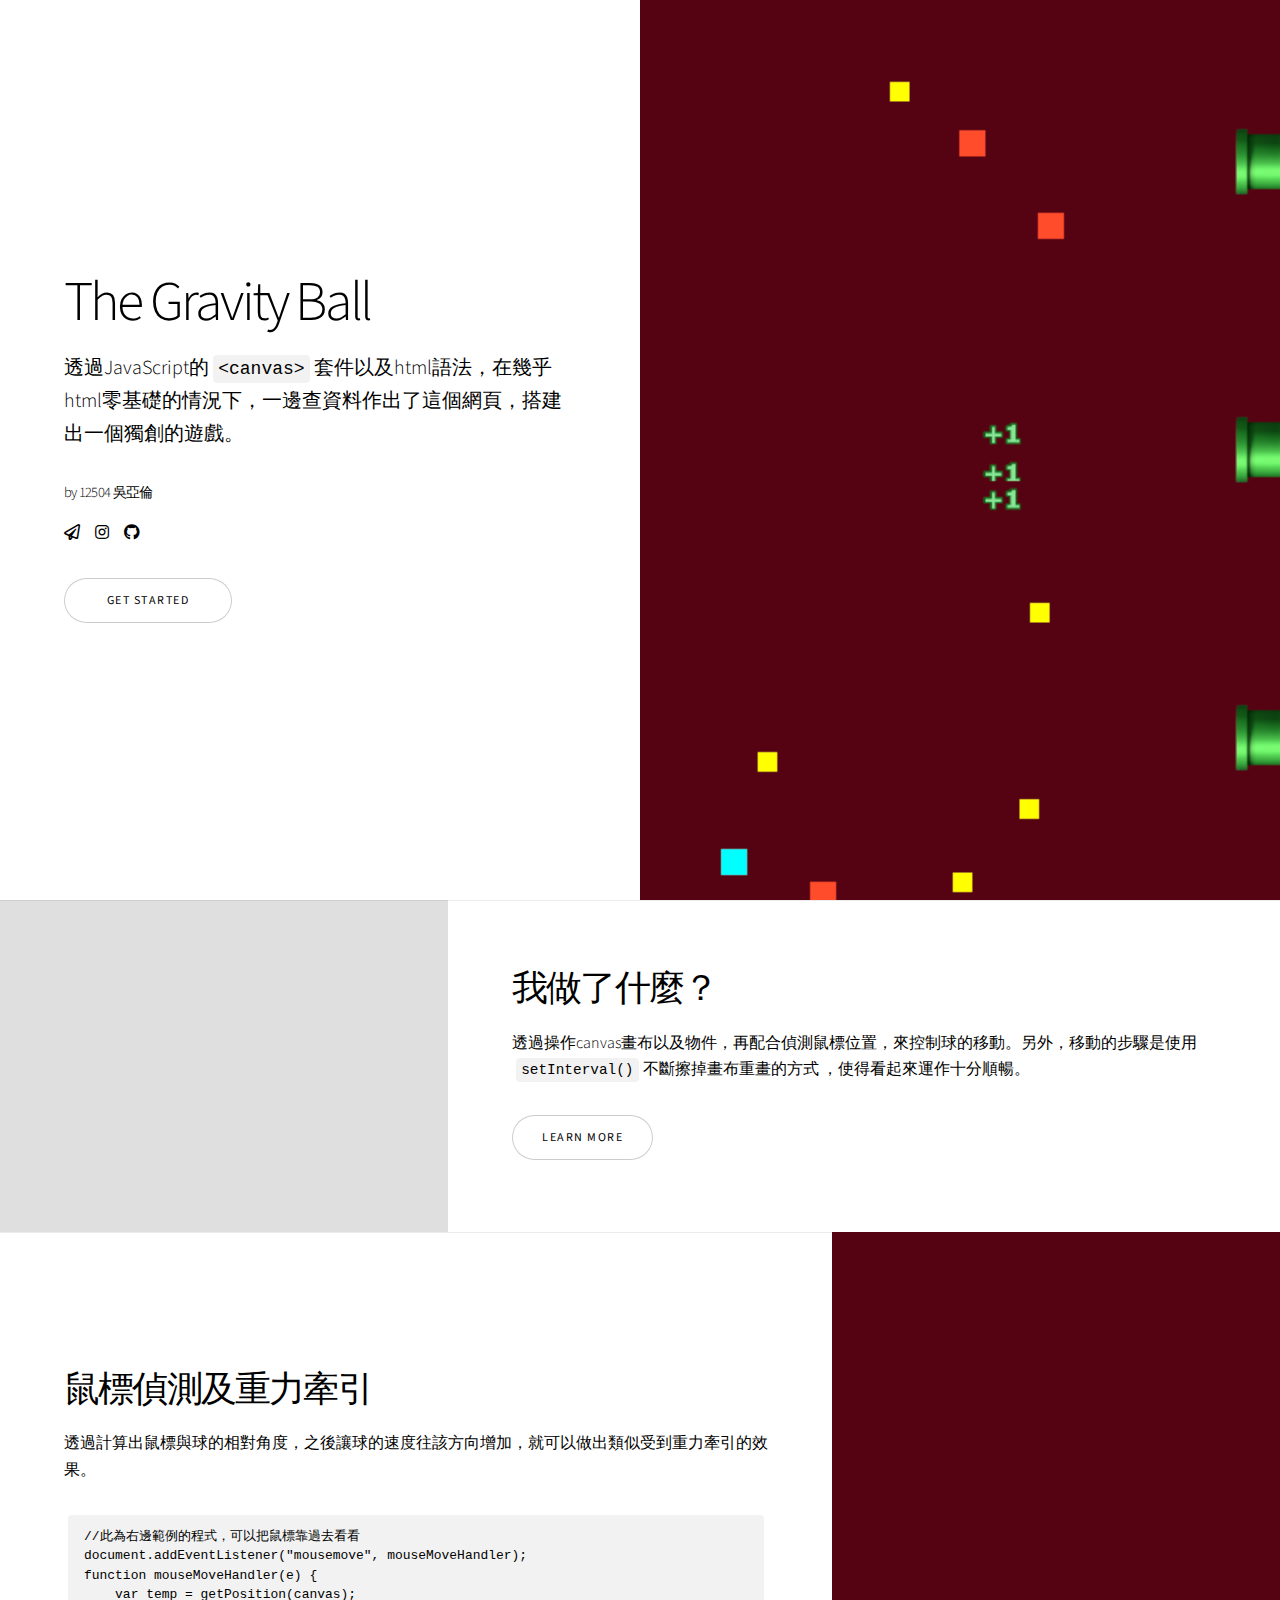
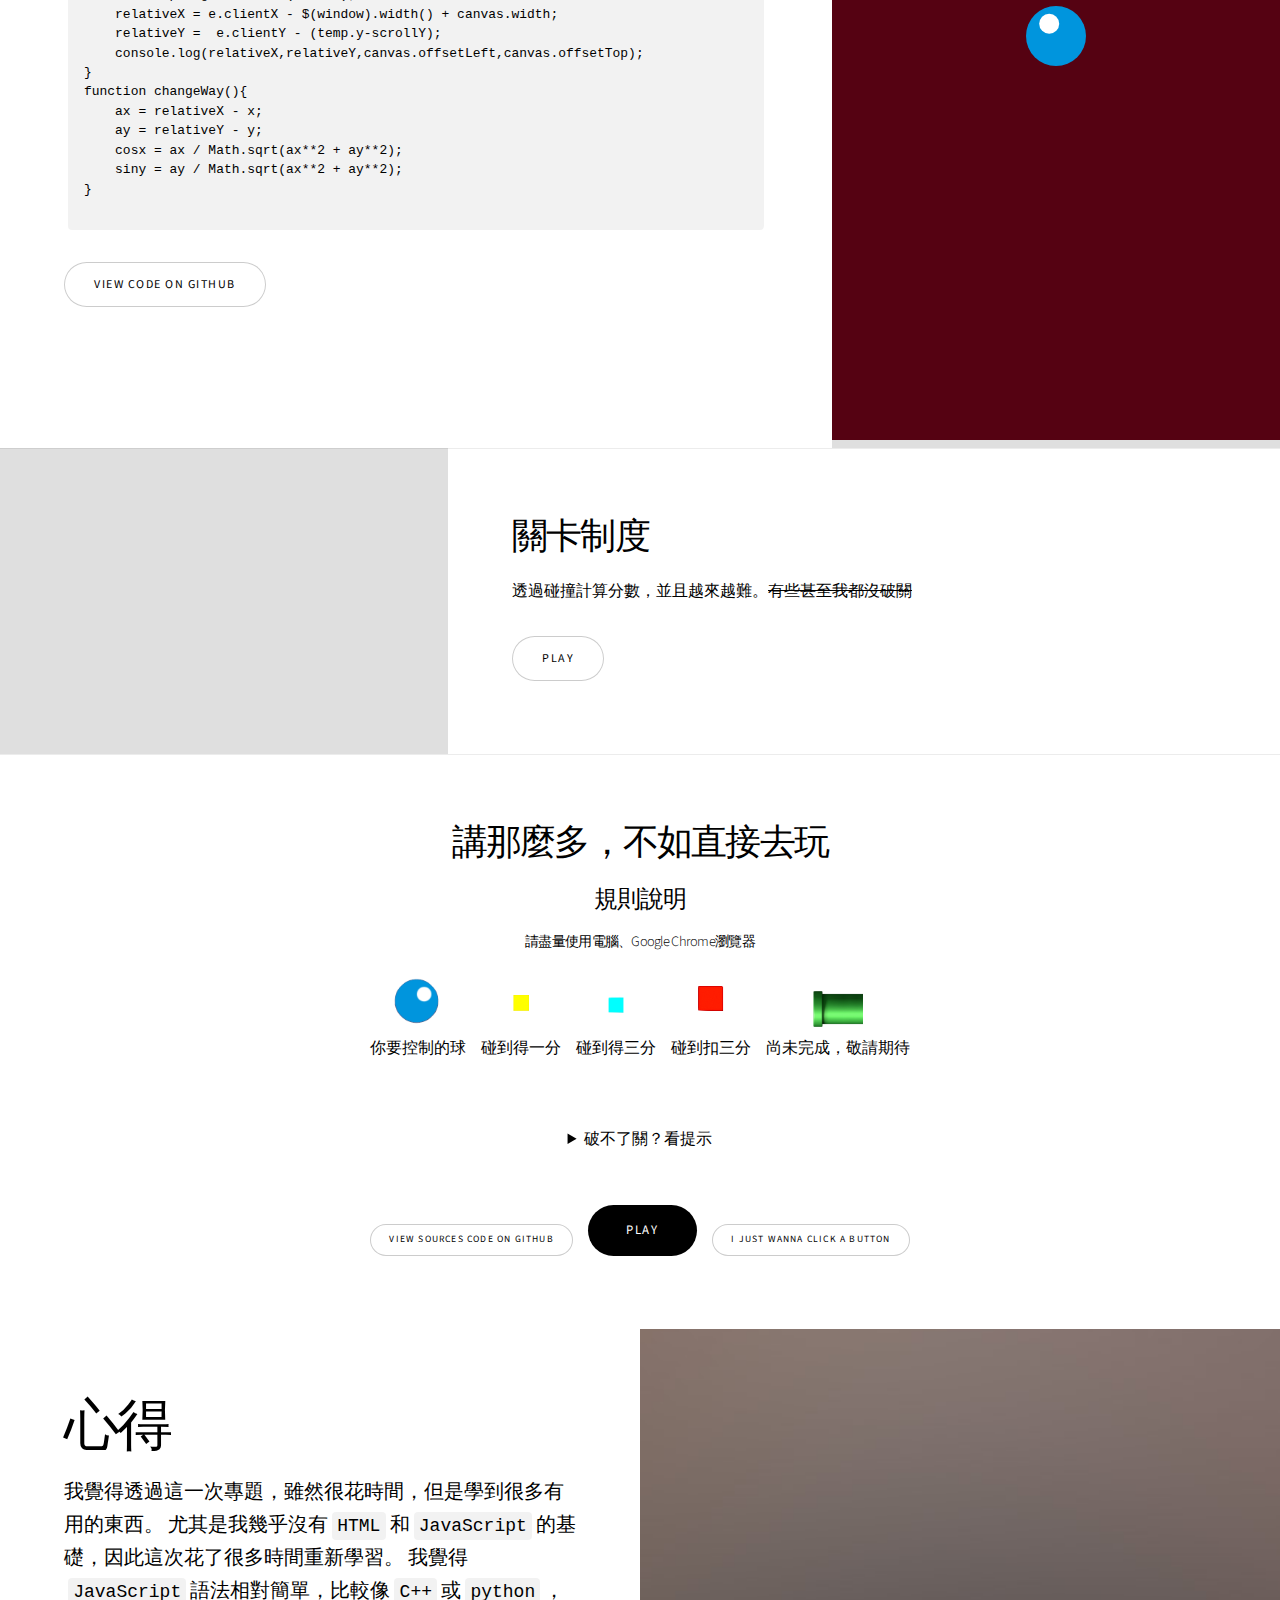
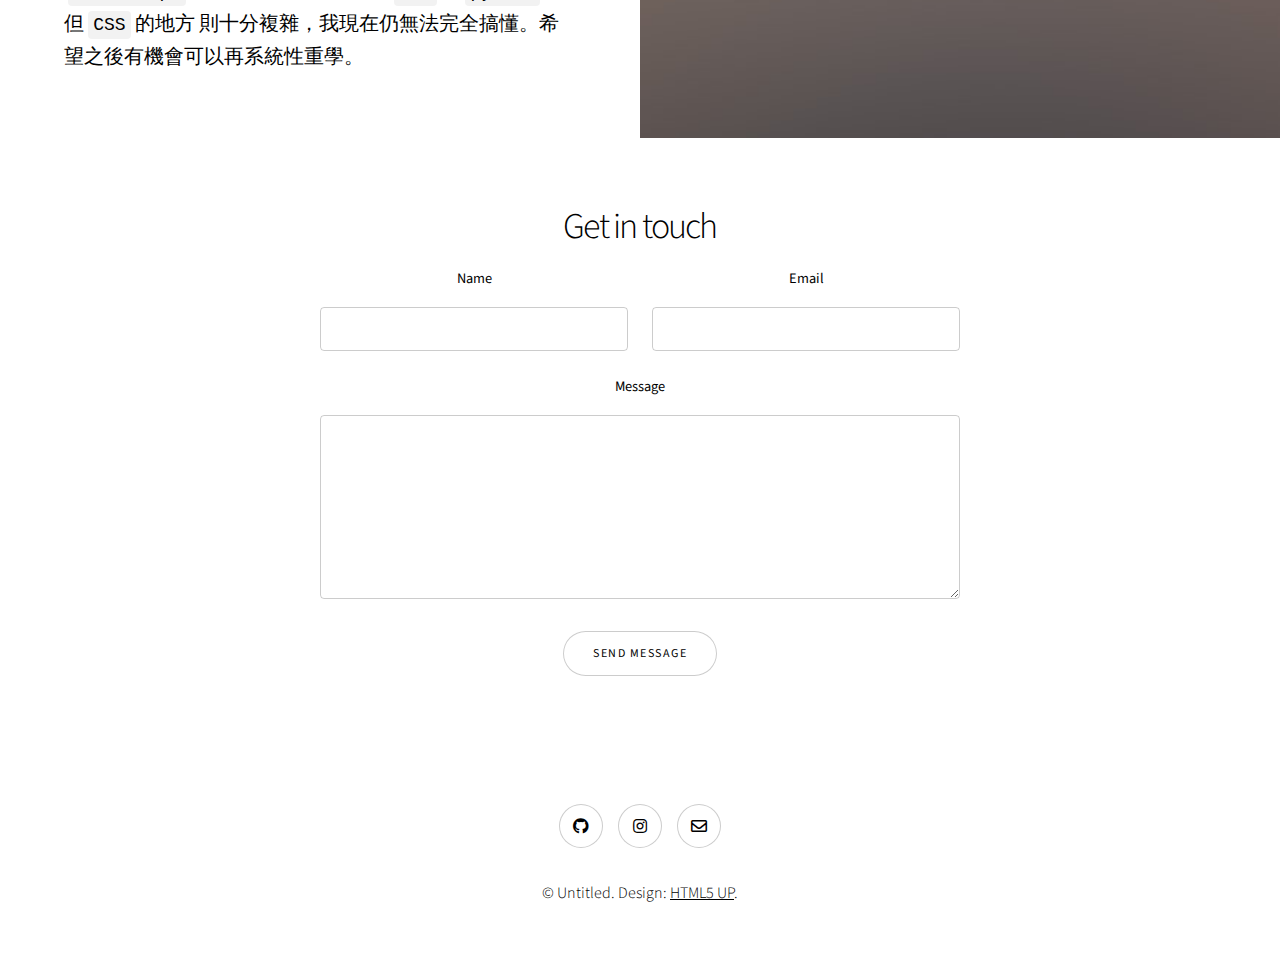
<file: index.html>
<!DOCTYPE HTML>
<!--
	Story by HTML5 UP
	html5up.net | @ajlkn
	Free for personal and commercial use under the CCA 3.0 license (html5up.net/license)
-->
<html>
	<head>
		<title>我的期末專題</title>
		<meta property="og:image" content="gameview.png" />
		<meta charset="utf-8" />
		<meta name="viewport" content="width=device-width, initial-scale=1, user-scalable=no" />
		<link rel="stylesheet" href="assets/css/main.css" />
		<noscript><link rel="stylesheet" href="assets/css/noscript.css" /></noscript>
	</head>
	<body class="is-preload">

		<!-- Wrapper -->
			<div id="wrapper" class="divided">

				<!-- One -->
					<section class="banner style1 orient-left content-align-left image-position-right fullscreen onload-image-fade-in onload-content-fade-right">
						<div class="content">
							<h1>The Gravity Ball</h1>
							<p class="major"> 透過JavaScript的<code>&ltcanvas></code>套件以及html語法，在幾乎html零基礎的情況下，一邊查資料作出了這個網頁，搭建出一個獨創的遊戲。</p>
							<h5>by 12504 吳亞倫</h5>
							<ul class="icons">
								<li><a href="mailto:ck1100090@gl.ck.tp.edu.tw" class="icon fa-paper-plane"><span class="label">Facebook</span></a></li>
								<li><a href="https://www.youtube.com/watch?v=dQw4w9WgXcQ" class="icon brands style1 fa-instagram"><span class="label">Instagram</span></a></li>
								<li><a href="https://github.com/AaronWu-train/The-Gravity-Ball" class="icon brands style1 fa-github"><span class="label">Github</span></a></li>
							</ul>
							<ul class="actions stacked">
								<li><a href="#first" class="button big wide smooth-scroll-middle">Get Started</a></li>
							</ul>
						</div>
						<div class="image">
							<img src="images/gameview2.png" alt="" />
						</div>
					</section>

				<!-- Two -->
					<section class="spotlight style1 orient-right content-align-left image-position-center onscroll-image-fade-in" id="first">
						<div class="content">
							<h2>我做了什麼？</h2>
							<p>透過操作canvas畫布以及物件，再配合偵測鼠標位置，來控制球的移動。另外，移動的步驟是使用<code>setInterval()</code>不斷擦掉畫布重畫的方式
								，使得看起來運作十分順暢。
							</p>
							<ul class="actions stacked">
								<li><a href="https://developer.mozilla.org/zh-TW/docs/Games/Tutorials/2D_Breakout_game_pure_JavaScript/Move_the_ball" class="button">Learn More</a></li>
							</ul>
						</div>
						<div class="image">
							<img src="images/code.png" alt="" />
						</div>
					</section>

				<!-- Three -->
					<section class="spotlight style1 orient-left content-align-left image-position-center onscroll-image-fade-in">
						<div class="content">
							<h2>鼠標偵測及重力牽引</h2>
							<p>透過計算出鼠標與球的相對角度，之後讓球的速度往該方向增加，就可以做出類似受到重力牽引的效果。</p>
							<pre><code>//此為右邊範例的程式，可以把鼠標靠過去看看
document.addEventListener("mousemove", mouseMoveHandler);
function mouseMoveHandler(e) {
    var temp = getPosition(canvas);
    relativeX = e.clientX - $(window).width() + canvas.width; 
    relativeY =  e.clientY - (temp.y-scrollY);
    console.log(relativeX,relativeY,canvas.offsetLeft,canvas.offsetTop);
}
function changeWay(){
    ax = relativeX - x;
    ay = relativeY - y;
    cosx = ax / Math.sqrt(ax**2 + ay**2);
    siny = ay / Math.sqrt(ax**2 + ay**2);
}
							</code></pre>
							<ul class="actions stacked">
								<li><a href="https://github.com/AaronWu-train/The-Gravity-Ball/blob/main/game.js" class="button">View Code On Github</a></li>
							</ul>
						</div>
						<div id="demoimg" class="image">
							<canvas id="canvas" style="background-color: #550212;" width="500" height="800"></canvas>
						</div>
					</section>

				<!-- Four -->
					<section class="spotlight style1 orient-right content-align-left image-position-center onscroll-image-fade-in">
						<div class="content">
							<h2>關卡制度</h2>
							<p> 透過碰撞計算分數，並且越來越難。<s>有些甚至我都沒破關</s></p>
							<ul class="actions stacked">
								<li><a href="game.html" class="button">play</a></li>
							</ul>
						</div>
						<div class="image">
							<img src="images/gameview3.png" alt="" />
						</div>
					</section>

				<!-- Five -->
					<section class="wrapper style1 align-center" id="five">
						<div class="inner">
							<h2>講那麼多，不如直接去玩</h2>
							<h3>規則說明</h3>
							<h5>請盡量使用電腦、Google Chrome瀏覽器</h5>
							<ul class="icons">
								<li><img src="images/ball.png" width="50" alt="" />
									<p>你要控制的球</p></li>
								<li><img src="images/yellow.png" width="50" alt="" />
									<p>碰到得一分</p></li>
								<li><img src="images/blue.png" width="50" alt="" />
									<p>碰到得三分</p></li>
								<li><img src="images/red.png" width="50" alt="" />
									<p>碰到扣三分</p></li>
								<li><img src="images/pipeRight.png" width="50" alt="" />
									<p>尚未完成，敬請期待</p></li>
							</ul>
							<details>
								<summary>破不了關？看提示</summary>
								鼠標越靠近球，會越好控制<br>
								多多利用牆壁的反彈<br>
								<s>盡量往東西多的地方撞就對了</s>
							</details>
							<br><br>
							<ul class="icons">
								<li><a href="https://github.com/AaronWu-train/The-Gravity-Ball" class="button small">view sources code on github</a></li>
								<li><a href="game.html" class="button primary large">Play</a></li>
								<li><a  onclick="cat()" class="button small" id="cat">i just wanna click a button</a></li>
							</ul>
							
						</div>


				<!-- Six -->
				<section class="banner style1 orient-left content-align-left image-position-right  onload-image-fade-in onload-content-fade-right">
					<div class="content">
						<h1>心得</h1>
						<p class="major"> 
							我覺得透過這一次專題，雖然很花時間，但是學到很多有用的東西。
							尤其是我幾乎沒有<code>HTML</code>和<code>JavaScript</code>的基礎，因此這次花了很多時間重新學習。
							我覺得<code>JavaScript</code>語法相對簡單，比較像<code>C++</code>或<code>python</code>，但<code>CSS</code>的地方
							則十分複雜，我現在仍無法完全搞懂。希望之後有機會可以再系統性重學。
					</div>
					<div class="image">
						<img src="images/pic01.jpg" alt="" />
					</div>
				</section>
				<!-- Seven -->
					<section class="wrapper style1 align-center">
						<div class="inner medium">
							<h2>Get in touch</h2>
							<form method="post" action="#">
								<div class="fields">
									<div class="field half">
										<label for="name">Name</label>
										<input type="text" name="name" id="name" value="" />
									</div>
									<div class="field half">
										<label for="email">Email</label>
										<input type="email" name="email" id="email" value="" />
									</div>
									<div class="field">
										<label for="message">Message</label>
										<textarea name="message" id="message" rows="6"></textarea>
									</div>
								</div>
								<ul class="actions special">
									<li><input type="submit" name="submit" id="submit" value="Send Message" /></li>
								</ul>
							</form>

						</div>
					</section>

				<!-- Footer -->
					<footer class="wrapper style1 align-center">
						<div class="inner">
							<ul class="icons">
								<li><a href="https://www.youtube.com/watch?v=LLFhKaqnWwk" class="icon brands style2 fa-github"><span class="label">github</span></a></li>
								<li><a href="https://github.com/AaronWu-train/The-Gravity-Ball" class="icon brands style2 fa-instagram"><span class="label">Instagram</span></a></li>
								<li><a href="mailto:ck1100090@gl.ck.tp.edu.tw" class="icon style2 fa-envelope"><span class="label">Email</span></a></li>
							</ul>
							<p>&copy; Untitled. Design: <a href="https://html5up.net">HTML5 UP</a>.</p>
						</div>
					</footer>

			</div>

		<!-- Scripts -->
			<script src="assets/js/jquery.min.js"></script>
			<script src="assets/js/jquery.scrollex.min.js"></script>
			<script src="assets/js/jquery.scrolly.min.js"></script>
			<script src="assets/js/browser.min.js"></script>
			<script src="assets/js/breakpoints.min.js"></script>
			<script src="assets/js/util.js"></script>
			<script src="assets/js/main.js"></script>
			<script src="mymain.js"></script>
	</body>
</html>
</file>
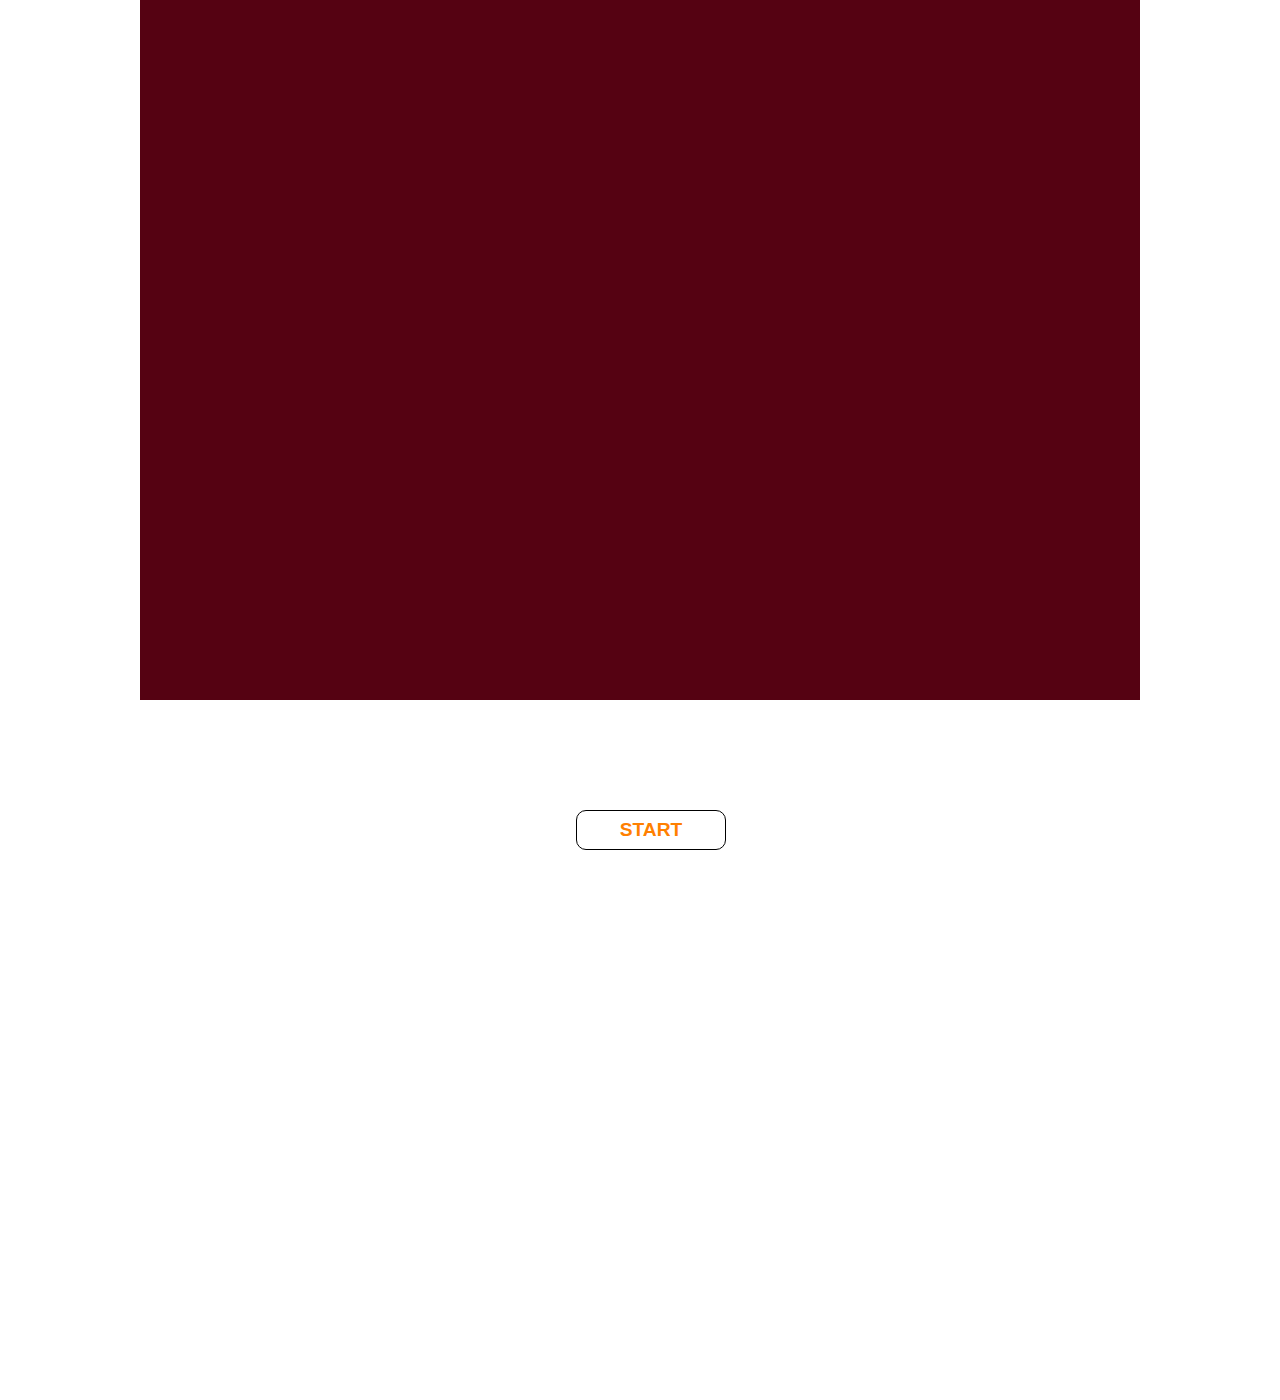
<file: game.html>
<!DOCTYPE html>
<html>
<head>
    <meta charset="utf-8" />
    <title>RollingBall</title>
    <link rel='stylesheet' href='game.css'> 
    <style>
    	* { padding: 0; margin: 0; }
    	canvas { background: rgb(rgb(165, 122, 122)); display: block; margin: 0 auto; }
    </style>
</head>
<body>

<canvas id="myCanvas" style="background-color: #550212;" width="1000" height="700"></canvas>
<canvas id="myCanvas2" width="1000" height="700"></canvas>
<script src="game.js"></script>
<button class="shape-ex6" id="startButton" onclick="init()">START</button>
</body>
</html>
</file>
<file: assets/css/noscript.css>
/*
	Story by HTML5 UP
	html5up.net | @ajlkn
	Free for personal and commercial use under the CCA 3.0 license (html5up.net/license)
*/

/* Banner (transitions) */

	.banner.onload-content-fade-up .content {
		-moz-transition: none;
		-webkit-transition: none;
		-ms-transition: none;
		transition: none;
	}

	body.is-preload .banner.onload-content-fade-up .content {
		-moz-transform: none;
		-webkit-transform: none;
		-ms-transform: none;
		transform: none;
		opacity: 1;
	}

	.banner.onload-content-fade-down .content {
		-moz-transition: none;
		-webkit-transition: none;
		-ms-transition: none;
		transition: none;
	}

	body.is-preload .banner.onload-content-fade-down .content {
		-moz-transform: none;
		-webkit-transform: none;
		-ms-transform: none;
		transform: none;
		opacity: 1;
	}

	.banner.onload-content-fade-left .content {
		-moz-transition: none;
		-webkit-transition: none;
		-ms-transition: none;
		transition: none;
	}

	body.is-preload .banner.onload-content-fade-left .content {
		-moz-transform: none;
		-webkit-transform: none;
		-ms-transform: none;
		transform: none;
		opacity: 1;
	}

	.banner.onload-content-fade-right .content {
		-moz-transition: none;
		-webkit-transition: none;
		-ms-transition: none;
		transition: none;
	}

	body.is-preload .banner.onload-content-fade-right .content {
		-moz-transform: none;
		-webkit-transform: none;
		-ms-transform: none;
		transform: none;
		opacity: 1;
	}

	.banner.onload-content-fade-in .content {
		-moz-transition: none;
		-webkit-transition: none;
		-ms-transition: none;
		transition: none;
	}

	body.is-preload .banner.onload-content-fade-in .content {
		-moz-transform: none;
		-webkit-transform: none;
		-ms-transform: none;
		transform: none;
		opacity: 1;
	}

	.banner.onload-image-fade-up .image {
		-moz-transition: none;
		-webkit-transition: none;
		-ms-transition: none;
		transition: none;
	}

		.banner.onload-image-fade-up .image img {
			-moz-transition: none;
			-webkit-transition: none;
			-ms-transition: none;
			transition: none;
		}

	body.is-preload .banner.onload-image-fade-up .image {
		-moz-transform: none;
		-webkit-transform: none;
		-ms-transform: none;
		transform: none;
		opacity: 1;
	}

		body.is-preload .banner.onload-image-fade-up .image img {
			opacity: 1;
		}

	.banner.onload-image-fade-down .image {
		-moz-transition: none;
		-webkit-transition: none;
		-ms-transition: none;
		transition: none;
	}

		.banner.onload-image-fade-down .image img {
			-moz-transition: none;
			-webkit-transition: none;
			-ms-transition: none;
			transition: none;
		}

	body.is-preload .banner.onload-image-fade-down .image {
		-moz-transform: none;
		-webkit-transform: none;
		-ms-transform: none;
		transform: none;
		opacity: 1;
	}

		body.is-preload .banner.onload-image-fade-down .image img {
			opacity: 1;
		}

	.banner.onload-image-fade-left .image {
		-moz-transition: none;
		-webkit-transition: none;
		-ms-transition: none;
		transition: none;
	}

		.banner.onload-image-fade-left .image img {
			-moz-transition: none;
			-webkit-transition: none;
			-ms-transition: none;
			transition: none;
		}

	body.is-preload .banner.onload-image-fade-left .image {
		-moz-transform: none;
		-webkit-transform: none;
		-ms-transform: none;
		transform: none;
		opacity: 1;
	}

		body.is-preload .banner.onload-image-fade-left .image img {
			opacity: 1;
		}

	.banner.onload-image-fade-right .image {
		-moz-transition: none;
		-webkit-transition: none;
		-ms-transition: none;
		transition: none;
	}

		.banner.onload-image-fade-right .image img {
			-moz-transition: none;
			-webkit-transition: none;
			-ms-transition: none;
			transition: none;
		}

	body.is-preload .banner.onload-image-fade-right .image {
		-moz-transform: none;
		-webkit-transform: none;
		-ms-transform: none;
		transform: none;
		opacity: 1;
	}

		body.is-preload .banner.onload-image-fade-right .image img {
			opacity: 1;
		}

	.banner.onload-image-fade-in .image img {
		-moz-transition: none;
		-webkit-transition: none;
		-ms-transition: none;
		transition: none;
	}

	body.is-preload .banner.onload-image-fade-in .image img {
		opacity: 1;
	}

	.banner.onscroll-content-fade-up .content {
		-moz-transition: none;
		-webkit-transition: none;
		-ms-transition: none;
		transition: none;
	}

	.banner.onscroll-content-fade-up.is-inactive .content {
		-moz-transform: none;
		-webkit-transform: none;
		-ms-transform: none;
		transform: none;
		opacity: 1;
	}

	.banner.onscroll-content-fade-down .content {
		-moz-transition: none;
		-webkit-transition: none;
		-ms-transition: none;
		transition: none;
	}

	.banner.onscroll-content-fade-down.is-inactive .content {
		-moz-transform: none;
		-webkit-transform: none;
		-ms-transform: none;
		transform: none;
		opacity: 1;
	}

	.banner.onscroll-content-fade-left .content {
		-moz-transition: none;
		-webkit-transition: none;
		-ms-transition: none;
		transition: none;
	}

	.banner.onscroll-content-fade-left.is-inactive .content {
		-moz-transform: none;
		-webkit-transform: none;
		-ms-transform: none;
		transform: none;
		opacity: 1;
	}

	.banner.onscroll-content-fade-right .content {
		-moz-transition: none;
		-webkit-transition: none;
		-ms-transition: none;
		transition: none;
	}

	.banner.onscroll-content-fade-right.is-inactive .content {
		-moz-transform: none;
		-webkit-transform: none;
		-ms-transform: none;
		transform: none;
		opacity: 1;
	}

	.banner.onscroll-content-fade-in .content {
		-moz-transition: none;
		-webkit-transition: none;
		-ms-transition: none;
		transition: none;
	}

	.banner.onscroll-content-fade-in.is-inactive .content {
		-moz-transform: none;
		-webkit-transform: none;
		-ms-transform: none;
		transform: none;
		opacity: 1;
	}

	.banner.onscroll-image-fade-up .image {
		-moz-transition: none;
		-webkit-transition: none;
		-ms-transition: none;
		transition: none;
	}

		.banner.onscroll-image-fade-up .image img {
			-moz-transition: none;
			-webkit-transition: none;
			-ms-transition: none;
			transition: none;
		}

	.banner.onscroll-image-fade-up.is-inactive .image {
		-moz-transform: none;
		-webkit-transform: none;
		-ms-transform: none;
		transform: none;
		opacity: 1;
	}

		.banner.onscroll-image-fade-up.is-inactive .image img {
			opacity: 1;
		}

	.banner.onscroll-image-fade-down .image {
		-moz-transition: none;
		-webkit-transition: none;
		-ms-transition: none;
		transition: none;
	}

		.banner.onscroll-image-fade-down .image img {
			-moz-transition: none;
			-webkit-transition: none;
			-ms-transition: none;
			transition: none;
		}

	.banner.onscroll-image-fade-down.is-inactive .image {
		-moz-transform: none;
		-webkit-transform: none;
		-ms-transform: none;
		transform: none;
		opacity: 1;
	}

		.banner.onscroll-image-fade-down.is-inactive .image img {
			opacity: 1;
		}

	.banner.onscroll-image-fade-left .image {
		-moz-transition: none;
		-webkit-transition: none;
		-ms-transition: none;
		transition: none;
	}

		.banner.onscroll-image-fade-left .image img {
			-moz-transition: none;
			-webkit-transition: none;
			-ms-transition: none;
			transition: none;
		}

	.banner.onscroll-image-fade-left.is-inactive .image {
		-moz-transform: none;
		-webkit-transform: none;
		-ms-transform: none;
		transform: none;
		opacity: 1;
	}

		.banner.onscroll-image-fade-left.is-inactive .image img {
			opacity: 1;
		}

	.banner.onscroll-image-fade-right .image {
		-moz-transition: none;
		-webkit-transition: none;
		-ms-transition: none;
		transition: none;
	}

		.banner.onscroll-image-fade-right .image img {
			-moz-transition: none;
			-webkit-transition: none;
			-ms-transition: none;
			transition: none;
		}

	.banner.onscroll-image-fade-right.is-inactive .image {
		-moz-transform: none;
		-webkit-transform: none;
		-ms-transform: none;
		transform: none;
		opacity: 1;
	}

		.banner.onscroll-image-fade-right.is-inactive .image img {
			opacity: 1;
		}

	.banner.onscroll-image-fade-in .image img {
		-moz-transition: none;
		-webkit-transition: none;
		-ms-transition: none;
		transition: none;
	}

	.banner.onscroll-image-fade-in.is-inactive .image img {
		opacity: 1;
	}
</file>
<file: game.css>
.shape-ex1{
    width: 150px;
    height: 40px;
    display: block;
    text-align: center;
    cursor: pointer;
    line-height: 40px;
    color: #000;
    position: absolute;
    top: 95%;
    left: 50%;
    transform: translate(-50%,-50%);
    border-radius:10px;
    background-color: rgba(83, 173, 119, 0);
    border: 1px solid #000;
    transition: all .3s linear;
}
.shape-ex1:hover{
    background-color: #000;
    color: #fff;
}

.shape-ex6{
    width: 150px;
    height: 40px;
    display: flex;
    justify-content: center;
    align-items: center;
    cursor: pointer;
    line-height: 50px;
    font-size: larger;
    color: rgb(255, 128, 0);
    position: absolute;
    top: 90%;
    left: 45%;
    border-radius:10px;
    background-color: white;
    font-weight: bold;
    border: 1px solid #000;
    transition: all .3s linear;
}
.shape-ex6 > p{
    position: relative;
    z-index: 1;
}
.shape-ex6::before{
    content: "";
    width: 100%;
    height: 0%;
    display: block;
    color: rgb(255, 255, 255);
    background-color: rgba(203, 109, 109, 0.6);
    position: absolute;
    bottom: 0;
    left: 0;
    border-radius:10px;
    transition: all .3s ease;
}
.shape-ex6:hover{
    color: #fff;
}
.shape-ex6:hover::before{
    height: 100%;
}
</file>
<file: assets/css/main.css>
@import url(fontawesome-all.min.css);
@import url("https://fonts.googleapis.com/css?family=Source+Sans+Pro:300,300i,400,400i");

/*
	Story by HTML5 UP
	html5up.net | @ajlkn
	Free for personal and commercial use under the CCA 3.0 license (html5up.net/license)
*/

html, body, div, span, applet, object,
iframe, h1, h2, h3, h4, h5, h6, p, blockquote,
pre, a, abbr, acronym, address, big, cite,
code, del, dfn, em, img, ins, kbd, q, s, samp,
small, strike, strong, sub, sup, tt, var, b,
u, i, center, dl, dt, dd, ol, ul, li, fieldset,
form, label, legend, table, caption, tbody,
tfoot, thead, tr, th, td, article, aside,
canvas, details, embed, figure, figcaption,
footer, header, hgroup, menu, nav, output, ruby,
section, summary, time, mark, audio, video {
	margin: 0;
	padding: 0;
	border: 0;
	font-size: 100%;
	font: inherit;
	vertical-align: baseline;}

article, aside, details, figcaption, figure,
footer, header, hgroup, menu, nav, section {
	display: block;}

body {
	line-height: 1;
}

ol, ul {
	list-style: none;
}

blockquote, q {
	quotes: none;
}

	blockquote:before, blockquote:after, q:before, q:after {
		content: '';
		content: none;
	}

table {
	border-collapse: collapse;
	border-spacing: 0;
}

body {
	-webkit-text-size-adjust: none;
}

mark {
	background-color: transparent;
	color: inherit;
}

input::-moz-focus-inner {
	border: 0;
	padding: 0;
}

input, select, textarea {
	-moz-appearance: none;
	-webkit-appearance: none;
	-ms-appearance: none;
	appearance: none;
}

/* Basic */

	@-ms-viewport {
		width: device-width;
	}

	body {
		-ms-overflow-style: scrollbar;
	}

	@media screen and (max-width: 480px) {

		html, body {
			min-width: 320px;
		}

	}

	html {
		box-sizing: border-box;
	}

	*, *:before, *:after {
		box-sizing: inherit;
	}

	body {
		background: #ffffff;
	}

		body.is-preload *, body.is-preload *:before, body.is-preload *:after {
			-moz-animation: none !important;
			-webkit-animation: none !important;
			-ms-animation: none !important;
			animation: none !important;
			-moz-transition: none !important;
			-webkit-transition: none !important;
			-ms-transition: none !important;
			transition: none !important;
		}

/* Type */

	html {
		font-size: 18pt;
	}

		@media screen and (max-width: 1680px) {

			html {
				font-size: 14pt;
			}

		}

		@media screen and (max-width: 1280px) {

			html {
				font-size: 12pt;
			}

		}

		@media screen and (max-width: 736px) {

			html {
				font-size: 11pt;
			}

		}

		@media screen and (max-width: 360px) {

			html {
				font-size: 10pt;
			}

		}

	body {
		background-color: #ffffff;
		color: #000000;
	}

	body, input, select, textarea {
		font-family: "Source Sans Pro", Helvetica, sans-serif;
		font-size: 1rem;
		font-weight: 300;
		line-height: 1.65;
	}

	a {
		-moz-transition: color 0.2s ease-in-out;
		-webkit-transition: color 0.2s ease-in-out;
		-ms-transition: color 0.2s ease-in-out;
		transition: color 0.2s ease-in-out;
		text-decoration: underline;
	}

		a:hover {
			text-decoration: none;
		}

	strong, b {
		font-weight: 400;
	}

	em, i {
		font-style: italic;
	}

	p {
		margin: 0 0 2rem 0;
	}

		p.major {
			font-size: 1.25rem;
		}

	h1, h2, h3, h4, h5, h6 {
		font-weight: 300;
		line-height: 1.375;
		letter-spacing: -0.05em;
		margin: 0 0 1rem 0;
	}

		h1 a, h2 a, h3 a, h4 a, h5 a, h6 a {
			color: inherit;
			text-decoration: none;
		}

	h1 {
		font-size: 3.5rem;
		line-height: 1.2;
	}

	h2 {
		font-size: 2.25rem;
	}

	h3 {
		font-size: 1.5rem;
	}

	h4 {
		font-size: 1.1rem;
	}

	h5 {
		font-size: 0.9rem;
	}

	h6 {
		font-size: 0.7rem;
	}

	sub {
		font-size: 0.8rem;
		position: relative;
		top: 0.5rem;
	}

	sup {
		font-size: 0.8rem;
		position: relative;
		top: -0.5rem;
	}

	blockquote {
		border-left: solid 4px;
		font-style: italic;
		margin: 0 0 2rem 0;
		padding: 0.5rem 0 0.5rem 2rem;
	}

	code {
		border-radius: 4px;
		font-family: "Courier New", monospace;
		font-size: 0.9em;
		margin: 0 0.25rem;
		padding: 0.25rem 0.325rem;
	}

	pre {
		-webkit-overflow-scrolling: touch;
		font-family: "Courier New", monospace;
		font-size: 0.9em;
		margin: 0 0 2rem 0;
	}

		pre code {
			display: block;
			line-height: 1.5;
			padding: 0.75rem 1rem;
			overflow-x: auto;
		}

	hr {
		border: 0;
		border-bottom: solid 1px;
		margin: 2.5rem 0;
	}

		hr.major {
			margin: 3.5rem 0;
		}

	.align-left {
		text-align: left;
	}

	.align-center {
		text-align: center;
	}

	.align-right {
		text-align: right;
	}

	@media screen and (max-width: 736px) {

		p.major {
			font-size: 1.1rem;
		}

		h1 {
			font-size: 2.5rem;
		}

		h2 {
			font-size: 2rem;
		}

		h3 {
			font-size: 1.25rem;
		}

		h4 {
			font-size: 1rem;
		}

	}

	input, select, textarea {
		color: #000000;
	}

	a {
		color: #000000;
	}

		a:hover {
			color: #47D3E5;
		}

	strong, b {
		color: #000000;
	}

	h1, h2, h3, h4, h5, h6 {
		color: #000000;
	}

	blockquote {
		border-left-color: rgba(0, 0, 0, 0.2);
	}

	code {
		background: rgba(0, 0, 0, 0.05);
		border-color: rgba(0, 0, 0, 0.2);
	}

	hr {
		border-bottom-color: rgba(0, 0, 0, 0.2);
	}

/* Row */

	.row {
		display: flex;
		flex-wrap: wrap;
		box-sizing: border-box;
		align-items: stretch;
	}

		.row > * {
			box-sizing: border-box;
		}

		.row.gtr-uniform > * > :last-child {
			margin-bottom: 0;
		}

		.row.aln-left {
			justify-content: flex-start;
		}

		.row.aln-center {
			justify-content: center;
		}

		.row.aln-right {
			justify-content: flex-end;
		}

		.row.aln-top {
			align-items: flex-start;
		}

		.row.aln-middle {
			align-items: center;
		}

		.row.aln-bottom {
			align-items: flex-end;
		}

		.row > .imp {
			order: -1;
		}

		.row > .col-1 {
			width: 8.33333%;
		}

		.row > .off-1 {
			margin-left: 8.33333%;
		}

		.row > .col-2 {
			width: 16.66667%;
		}

		.row > .off-2 {
			margin-left: 16.66667%;
		}

		.row > .col-3 {
			width: 25%;
		}

		.row > .off-3 {
			margin-left: 25%;
		}

		.row > .col-4 {
			width: 33.33333%;
		}

		.row > .off-4 {
			margin-left: 33.33333%;
		}

		.row > .col-5 {
			width: 41.66667%;
		}

		.row > .off-5 {
			margin-left: 41.66667%;
		}

		.row > .col-6 {
			width: 50%;
		}

		.row > .off-6 {
			margin-left: 50%;
		}

		.row > .col-7 {
			width: 58.33333%;
		}

		.row > .off-7 {
			margin-left: 58.33333%;
		}

		.row > .col-8 {
			width: 66.66667%;
		}

		.row > .off-8 {
			margin-left: 66.66667%;
		}

		.row > .col-9 {
			width: 75%;
		}

		.row > .off-9 {
			margin-left: 75%;
		}

		.row > .col-10 {
			width: 83.33333%;
		}

		.row > .off-10 {
			margin-left: 83.33333%;
		}

		.row > .col-11 {
			width: 91.66667%;
		}

		.row > .off-11 {
			margin-left: 91.66667%;
		}

		.row > .col-12 {
			width: 100%;
		}

		.row > .off-12 {
			margin-left: 100%;
		}

		.row.gtr-0 {
			margin-top: 0;
			margin-left: 0rem;
		}

			.row.gtr-0 > * {
				padding: 0 0 0 0rem;
			}

			.row.gtr-0.gtr-uniform {
				margin-top: 0rem;
			}

				.row.gtr-0.gtr-uniform > * {
					padding-top: 0rem;
				}

		.row.gtr-25 {
			margin-top: 0;
			margin-left: -0.5rem;
		}

			.row.gtr-25 > * {
				padding: 0 0 0 0.5rem;
			}

			.row.gtr-25.gtr-uniform {
				margin-top: -0.5rem;
			}

				.row.gtr-25.gtr-uniform > * {
					padding-top: 0.5rem;
				}

		.row.gtr-50 {
			margin-top: 0;
			margin-left: -1rem;
		}

			.row.gtr-50 > * {
				padding: 0 0 0 1rem;
			}

			.row.gtr-50.gtr-uniform {
				margin-top: -1rem;
			}

				.row.gtr-50.gtr-uniform > * {
					padding-top: 1rem;
				}

		.row {
			margin-top: 0;
			margin-left: -2rem;
		}

			.row > * {
				padding: 0 0 0 2rem;
			}

			.row.gtr-uniform {
				margin-top: -2rem;
			}

				.row.gtr-uniform > * {
					padding-top: 2rem;
				}

		.row.gtr-150 {
			margin-top: 0;
			margin-left: -3rem;
		}

			.row.gtr-150 > * {
				padding: 0 0 0 3rem;
			}

			.row.gtr-150.gtr-uniform {
				margin-top: -3rem;
			}

				.row.gtr-150.gtr-uniform > * {
					padding-top: 3rem;
				}

		.row.gtr-200 {
			margin-top: 0;
			margin-left: -4rem;
		}

			.row.gtr-200 > * {
				padding: 0 0 0 4rem;
			}

			.row.gtr-200.gtr-uniform {
				margin-top: -4rem;
			}

				.row.gtr-200.gtr-uniform > * {
					padding-top: 4rem;
				}

		@media screen and (max-width: 1680px) {

			.row {
				display: flex;
				flex-wrap: wrap;
				box-sizing: border-box;
				align-items: stretch;
			}

				.row > * {
					box-sizing: border-box;
				}

				.row.gtr-uniform > * > :last-child {
					margin-bottom: 0;
				}

				.row.aln-left {
					justify-content: flex-start;
				}

				.row.aln-center {
					justify-content: center;
				}

				.row.aln-right {
					justify-content: flex-end;
				}

				.row.aln-top {
					align-items: flex-start;
				}

				.row.aln-middle {
					align-items: center;
				}

				.row.aln-bottom {
					align-items: flex-end;
				}

				.row > .imp-xlarge {
					order: -1;
				}

				.row > .col-1-xlarge {
					width: 8.33333%;
				}

				.row > .off-1-xlarge {
					margin-left: 8.33333%;
				}

				.row > .col-2-xlarge {
					width: 16.66667%;
				}

				.row > .off-2-xlarge {
					margin-left: 16.66667%;
				}

				.row > .col-3-xlarge {
					width: 25%;
				}

				.row > .off-3-xlarge {
					margin-left: 25%;
				}

				.row > .col-4-xlarge {
					width: 33.33333%;
				}

				.row > .off-4-xlarge {
					margin-left: 33.33333%;
				}

				.row > .col-5-xlarge {
					width: 41.66667%;
				}

				.row > .off-5-xlarge {
					margin-left: 41.66667%;
				}

				.row > .col-6-xlarge {
					width: 50%;
				}

				.row > .off-6-xlarge {
					margin-left: 50%;
				}

				.row > .col-7-xlarge {
					width: 58.33333%;
				}

				.row > .off-7-xlarge {
					margin-left: 58.33333%;
				}

				.row > .col-8-xlarge {
					width: 66.66667%;
				}

				.row > .off-8-xlarge {
					margin-left: 66.66667%;
				}

				.row > .col-9-xlarge {
					width: 75%;
				}

				.row > .off-9-xlarge {
					margin-left: 75%;
				}

				.row > .col-10-xlarge {
					width: 83.33333%;
				}

				.row > .off-10-xlarge {
					margin-left: 83.33333%;
				}

				.row > .col-11-xlarge {
					width: 91.66667%;
				}

				.row > .off-11-xlarge {
					margin-left: 91.66667%;
				}

				.row > .col-12-xlarge {
					width: 100%;
				}

				.row > .off-12-xlarge {
					margin-left: 100%;
				}

				.row.gtr-0 {
					margin-top: 0;
					margin-left: 0rem;
				}

					.row.gtr-0 > * {
						padding: 0 0 0 0rem;
					}

					.row.gtr-0.gtr-uniform {
						margin-top: 0rem;
					}

						.row.gtr-0.gtr-uniform > * {
							padding-top: 0rem;
						}

				.row.gtr-25 {
					margin-top: 0;
					margin-left: -0.5rem;
				}

					.row.gtr-25 > * {
						padding: 0 0 0 0.5rem;
					}

					.row.gtr-25.gtr-uniform {
						margin-top: -0.5rem;
					}

						.row.gtr-25.gtr-uniform > * {
							padding-top: 0.5rem;
						}

				.row.gtr-50 {
					margin-top: 0;
					margin-left: -1rem;
				}

					.row.gtr-50 > * {
						padding: 0 0 0 1rem;
					}

					.row.gtr-50.gtr-uniform {
						margin-top: -1rem;
					}

						.row.gtr-50.gtr-uniform > * {
							padding-top: 1rem;
						}

				.row {
					margin-top: 0;
					margin-left: -2rem;
				}

					.row > * {
						padding: 0 0 0 2rem;
					}

					.row.gtr-uniform {
						margin-top: -2rem;
					}

						.row.gtr-uniform > * {
							padding-top: 2rem;
						}

				.row.gtr-150 {
					margin-top: 0;
					margin-left: -3rem;
				}

					.row.gtr-150 > * {
						padding: 0 0 0 3rem;
					}

					.row.gtr-150.gtr-uniform {
						margin-top: -3rem;
					}

						.row.gtr-150.gtr-uniform > * {
							padding-top: 3rem;
						}

				.row.gtr-200 {
					margin-top: 0;
					margin-left: -4rem;
				}

					.row.gtr-200 > * {
						padding: 0 0 0 4rem;
					}

					.row.gtr-200.gtr-uniform {
						margin-top: -4rem;
					}

						.row.gtr-200.gtr-uniform > * {
							padding-top: 4rem;
						}

		}

		@media screen and (max-width: 1280px) {

			.row {
				display: flex;
				flex-wrap: wrap;
				box-sizing: border-box;
				align-items: stretch;
			}

				.row > * {
					box-sizing: border-box;
				}

				.row.gtr-uniform > * > :last-child {
					margin-bottom: 0;
				}

				.row.aln-left {
					justify-content: flex-start;
				}

				.row.aln-center {
					justify-content: center;
				}

				.row.aln-right {
					justify-content: flex-end;
				}

				.row.aln-top {
					align-items: flex-start;
				}

				.row.aln-middle {
					align-items: center;
				}

				.row.aln-bottom {
					align-items: flex-end;
				}

				.row > .imp-large {
					order: -1;
				}

				.row > .col-1-large {
					width: 8.33333%;
				}

				.row > .off-1-large {
					margin-left: 8.33333%;
				}

				.row > .col-2-large {
					width: 16.66667%;
				}

				.row > .off-2-large {
					margin-left: 16.66667%;
				}

				.row > .col-3-large {
					width: 25%;
				}

				.row > .off-3-large {
					margin-left: 25%;
				}

				.row > .col-4-large {
					width: 33.33333%;
				}

				.row > .off-4-large {
					margin-left: 33.33333%;
				}

				.row > .col-5-large {
					width: 41.66667%;
				}

				.row > .off-5-large {
					margin-left: 41.66667%;
				}

				.row > .col-6-large {
					width: 50%;
				}

				.row > .off-6-large {
					margin-left: 50%;
				}

				.row > .col-7-large {
					width: 58.33333%;
				}

				.row > .off-7-large {
					margin-left: 58.33333%;
				}

				.row > .col-8-large {
					width: 66.66667%;
				}

				.row > .off-8-large {
					margin-left: 66.66667%;
				}

				.row > .col-9-large {
					width: 75%;
				}

				.row > .off-9-large {
					margin-left: 75%;
				}

				.row > .col-10-large {
					width: 83.33333%;
				}

				.row > .off-10-large {
					margin-left: 83.33333%;
				}

				.row > .col-11-large {
					width: 91.66667%;
				}

				.row > .off-11-large {
					margin-left: 91.66667%;
				}

				.row > .col-12-large {
					width: 100%;
				}

				.row > .off-12-large {
					margin-left: 100%;
				}

				.row.gtr-0 {
					margin-top: 0;
					margin-left: 0rem;
				}

					.row.gtr-0 > * {
						padding: 0 0 0 0rem;
					}

					.row.gtr-0.gtr-uniform {
						margin-top: 0rem;
					}

						.row.gtr-0.gtr-uniform > * {
							padding-top: 0rem;
						}

				.row.gtr-25 {
					margin-top: 0;
					margin-left: -0.5rem;
				}

					.row.gtr-25 > * {
						padding: 0 0 0 0.5rem;
					}

					.row.gtr-25.gtr-uniform {
						margin-top: -0.5rem;
					}

						.row.gtr-25.gtr-uniform > * {
							padding-top: 0.5rem;
						}

				.row.gtr-50 {
					margin-top: 0;
					margin-left: -1rem;
				}

					.row.gtr-50 > * {
						padding: 0 0 0 1rem;
					}

					.row.gtr-50.gtr-uniform {
						margin-top: -1rem;
					}

						.row.gtr-50.gtr-uniform > * {
							padding-top: 1rem;
						}

				.row {
					margin-top: 0;
					margin-left: -2rem;
				}

					.row > * {
						padding: 0 0 0 2rem;
					}

					.row.gtr-uniform {
						margin-top: -2rem;
					}

						.row.gtr-uniform > * {
							padding-top: 2rem;
						}

				.row.gtr-150 {
					margin-top: 0;
					margin-left: -3rem;
				}

					.row.gtr-150 > * {
						padding: 0 0 0 3rem;
					}

					.row.gtr-150.gtr-uniform {
						margin-top: -3rem;
					}

						.row.gtr-150.gtr-uniform > * {
							padding-top: 3rem;
						}

				.row.gtr-200 {
					margin-top: 0;
					margin-left: -4rem;
				}

					.row.gtr-200 > * {
						padding: 0 0 0 4rem;
					}

					.row.gtr-200.gtr-uniform {
						margin-top: -4rem;
					}

						.row.gtr-200.gtr-uniform > * {
							padding-top: 4rem;
						}

		}

		@media screen and (max-width: 980px) {

			.row {
				display: flex;
				flex-wrap: wrap;
				box-sizing: border-box;
				align-items: stretch;
			}

				.row > * {
					box-sizing: border-box;
				}

				.row.gtr-uniform > * > :last-child {
					margin-bottom: 0;
				}

				.row.aln-left {
					justify-content: flex-start;
				}

				.row.aln-center {
					justify-content: center;
				}

				.row.aln-right {
					justify-content: flex-end;
				}

				.row.aln-top {
					align-items: flex-start;
				}

				.row.aln-middle {
					align-items: center;
				}

				.row.aln-bottom {
					align-items: flex-end;
				}

				.row > .imp-medium {
					order: -1;
				}

				.row > .col-1-medium {
					width: 8.33333%;
				}

				.row > .off-1-medium {
					margin-left: 8.33333%;
				}

				.row > .col-2-medium {
					width: 16.66667%;
				}

				.row > .off-2-medium {
					margin-left: 16.66667%;
				}

				.row > .col-3-medium {
					width: 25%;
				}

				.row > .off-3-medium {
					margin-left: 25%;
				}

				.row > .col-4-medium {
					width: 33.33333%;
				}

				.row > .off-4-medium {
					margin-left: 33.33333%;
				}

				.row > .col-5-medium {
					width: 41.66667%;
				}

				.row > .off-5-medium {
					margin-left: 41.66667%;
				}

				.row > .col-6-medium {
					width: 50%;
				}

				.row > .off-6-medium {
					margin-left: 50%;
				}

				.row > .col-7-medium {
					width: 58.33333%;
				}

				.row > .off-7-medium {
					margin-left: 58.33333%;
				}

				.row > .col-8-medium {
					width: 66.66667%;
				}

				.row > .off-8-medium {
					margin-left: 66.66667%;
				}

				.row > .col-9-medium {
					width: 75%;
				}

				.row > .off-9-medium {
					margin-left: 75%;
				}

				.row > .col-10-medium {
					width: 83.33333%;
				}

				.row > .off-10-medium {
					margin-left: 83.33333%;
				}

				.row > .col-11-medium {
					width: 91.66667%;
				}

				.row > .off-11-medium {
					margin-left: 91.66667%;
				}

				.row > .col-12-medium {
					width: 100%;
				}

				.row > .off-12-medium {
					margin-left: 100%;
				}

				.row.gtr-0 {
					margin-top: 0;
					margin-left: 0rem;
				}

					.row.gtr-0 > * {
						padding: 0 0 0 0rem;
					}

					.row.gtr-0.gtr-uniform {
						margin-top: 0rem;
					}

						.row.gtr-0.gtr-uniform > * {
							padding-top: 0rem;
						}

				.row.gtr-25 {
					margin-top: 0;
					margin-left: -0.5rem;
				}

					.row.gtr-25 > * {
						padding: 0 0 0 0.5rem;
					}

					.row.gtr-25.gtr-uniform {
						margin-top: -0.5rem;
					}

						.row.gtr-25.gtr-uniform > * {
							padding-top: 0.5rem;
						}

				.row.gtr-50 {
					margin-top: 0;
					margin-left: -1rem;
				}

					.row.gtr-50 > * {
						padding: 0 0 0 1rem;
					}

					.row.gtr-50.gtr-uniform {
						margin-top: -1rem;
					}

						.row.gtr-50.gtr-uniform > * {
							padding-top: 1rem;
						}

				.row {
					margin-top: 0;
					margin-left: -2rem;
				}

					.row > * {
						padding: 0 0 0 2rem;
					}

					.row.gtr-uniform {
						margin-top: -2rem;
					}

						.row.gtr-uniform > * {
							padding-top: 2rem;
						}

				.row.gtr-150 {
					margin-top: 0;
					margin-left: -3rem;
				}

					.row.gtr-150 > * {
						padding: 0 0 0 3rem;
					}

					.row.gtr-150.gtr-uniform {
						margin-top: -3rem;
					}

						.row.gtr-150.gtr-uniform > * {
							padding-top: 3rem;
						}

				.row.gtr-200 {
					margin-top: 0;
					margin-left: -4rem;
				}

					.row.gtr-200 > * {
						padding: 0 0 0 4rem;
					}

					.row.gtr-200.gtr-uniform {
						margin-top: -4rem;
					}

						.row.gtr-200.gtr-uniform > * {
							padding-top: 4rem;
						}

		}

		@media screen and (max-width: 736px) {

			.row {
				display: flex;
				flex-wrap: wrap;
				box-sizing: border-box;
				align-items: stretch;
			}

				.row > * {
					box-sizing: border-box;
				}

				.row.gtr-uniform > * > :last-child {
					margin-bottom: 0;
				}

				.row.aln-left {
					justify-content: flex-start;
				}

				.row.aln-center {
					justify-content: center;
				}

				.row.aln-right {
					justify-content: flex-end;
				}

				.row.aln-top {
					align-items: flex-start;
				}

				.row.aln-middle {
					align-items: center;
				}

				.row.aln-bottom {
					align-items: flex-end;
				}

				.row > .imp-small {
					order: -1;
				}

				.row > .col-1-small {
					width: 8.33333%;
				}

				.row > .off-1-small {
					margin-left: 8.33333%;
				}

				.row > .col-2-small {
					width: 16.66667%;
				}

				.row > .off-2-small {
					margin-left: 16.66667%;
				}

				.row > .col-3-small {
					width: 25%;
				}

				.row > .off-3-small {
					margin-left: 25%;
				}

				.row > .col-4-small {
					width: 33.33333%;
				}

				.row > .off-4-small {
					margin-left: 33.33333%;
				}

				.row > .col-5-small {
					width: 41.66667%;
				}

				.row > .off-5-small {
					margin-left: 41.66667%;
				}

				.row > .col-6-small {
					width: 50%;
				}

				.row > .off-6-small {
					margin-left: 50%;
				}

				.row > .col-7-small {
					width: 58.33333%;
				}

				.row > .off-7-small {
					margin-left: 58.33333%;
				}

				.row > .col-8-small {
					width: 66.66667%;
				}

				.row > .off-8-small {
					margin-left: 66.66667%;
				}

				.row > .col-9-small {
					width: 75%;
				}

				.row > .off-9-small {
					margin-left: 75%;
				}

				.row > .col-10-small {
					width: 83.33333%;
				}

				.row > .off-10-small {
					margin-left: 83.33333%;
				}

				.row > .col-11-small {
					width: 91.66667%;
				}

				.row > .off-11-small {
					margin-left: 91.66667%;
				}

				.row > .col-12-small {
					width: 100%;
				}

				.row > .off-12-small {
					margin-left: 100%;
				}

				.row.gtr-0 {
					margin-top: 0;
					margin-left: 0rem;
				}

					.row.gtr-0 > * {
						padding: 0 0 0 0rem;
					}

					.row.gtr-0.gtr-uniform {
						margin-top: 0rem;
					}

						.row.gtr-0.gtr-uniform > * {
							padding-top: 0rem;
						}

				.row.gtr-25 {
					margin-top: 0;
					margin-left: -0.5rem;
				}

					.row.gtr-25 > * {
						padding: 0 0 0 0.5rem;
					}

					.row.gtr-25.gtr-uniform {
						margin-top: -0.5rem;
					}

						.row.gtr-25.gtr-uniform > * {
							padding-top: 0.5rem;
						}

				.row.gtr-50 {
					margin-top: 0;
					margin-left: -1rem;
				}

					.row.gtr-50 > * {
						padding: 0 0 0 1rem;
					}

					.row.gtr-50.gtr-uniform {
						margin-top: -1rem;
					}

						.row.gtr-50.gtr-uniform > * {
							padding-top: 1rem;
						}

				.row {
					margin-top: 0;
					margin-left: -2rem;
				}

					.row > * {
						padding: 0 0 0 2rem;
					}

					.row.gtr-uniform {
						margin-top: -2rem;
					}

						.row.gtr-uniform > * {
							padding-top: 2rem;
						}

				.row.gtr-150 {
					margin-top: 0;
					margin-left: -3rem;
				}

					.row.gtr-150 > * {
						padding: 0 0 0 3rem;
					}

					.row.gtr-150.gtr-uniform {
						margin-top: -3rem;
					}

						.row.gtr-150.gtr-uniform > * {
							padding-top: 3rem;
						}

				.row.gtr-200 {
					margin-top: 0;
					margin-left: -4rem;
				}

					.row.gtr-200 > * {
						padding: 0 0 0 4rem;
					}

					.row.gtr-200.gtr-uniform {
						margin-top: -4rem;
					}

						.row.gtr-200.gtr-uniform > * {
							padding-top: 4rem;
						}

		}

		@media screen and (max-width: 480px) {

			.row {
				display: flex;
				flex-wrap: wrap;
				box-sizing: border-box;
				align-items: stretch;
			}

				.row > * {
					box-sizing: border-box;
				}

				.row.gtr-uniform > * > :last-child {
					margin-bottom: 0;
				}

				.row.aln-left {
					justify-content: flex-start;
				}

				.row.aln-center {
					justify-content: center;
				}

				.row.aln-right {
					justify-content: flex-end;
				}

				.row.aln-top {
					align-items: flex-start;
				}

				.row.aln-middle {
					align-items: center;
				}

				.row.aln-bottom {
					align-items: flex-end;
				}

				.row > .imp-xsmall {
					order: -1;
				}

				.row > .col-1-xsmall {
					width: 8.33333%;
				}

				.row > .off-1-xsmall {
					margin-left: 8.33333%;
				}

				.row > .col-2-xsmall {
					width: 16.66667%;
				}

				.row > .off-2-xsmall {
					margin-left: 16.66667%;
				}

				.row > .col-3-xsmall {
					width: 25%;
				}

				.row > .off-3-xsmall {
					margin-left: 25%;
				}

				.row > .col-4-xsmall {
					width: 33.33333%;
				}

				.row > .off-4-xsmall {
					margin-left: 33.33333%;
				}

				.row > .col-5-xsmall {
					width: 41.66667%;
				}

				.row > .off-5-xsmall {
					margin-left: 41.66667%;
				}

				.row > .col-6-xsmall {
					width: 50%;
				}

				.row > .off-6-xsmall {
					margin-left: 50%;
				}

				.row > .col-7-xsmall {
					width: 58.33333%;
				}

				.row > .off-7-xsmall {
					margin-left: 58.33333%;
				}

				.row > .col-8-xsmall {
					width: 66.66667%;
				}

				.row > .off-8-xsmall {
					margin-left: 66.66667%;
				}

				.row > .col-9-xsmall {
					width: 75%;
				}

				.row > .off-9-xsmall {
					margin-left: 75%;
				}

				.row > .col-10-xsmall {
					width: 83.33333%;
				}

				.row > .off-10-xsmall {
					margin-left: 83.33333%;
				}

				.row > .col-11-xsmall {
					width: 91.66667%;
				}

				.row > .off-11-xsmall {
					margin-left: 91.66667%;
				}

				.row > .col-12-xsmall {
					width: 100%;
				}

				.row > .off-12-xsmall {
					margin-left: 100%;
				}

				.row.gtr-0 {
					margin-top: 0;
					margin-left: 0rem;
				}

					.row.gtr-0 > * {
						padding: 0 0 0 0rem;
					}

					.row.gtr-0.gtr-uniform {
						margin-top: 0rem;
					}

						.row.gtr-0.gtr-uniform > * {
							padding-top: 0rem;
						}

				.row.gtr-25 {
					margin-top: 0;
					margin-left: -0.5rem;
				}

					.row.gtr-25 > * {
						padding: 0 0 0 0.5rem;
					}

					.row.gtr-25.gtr-uniform {
						margin-top: -0.5rem;
					}

						.row.gtr-25.gtr-uniform > * {
							padding-top: 0.5rem;
						}

				.row.gtr-50 {
					margin-top: 0;
					margin-left: -1rem;
				}

					.row.gtr-50 > * {
						padding: 0 0 0 1rem;
					}

					.row.gtr-50.gtr-uniform {
						margin-top: -1rem;
					}

						.row.gtr-50.gtr-uniform > * {
							padding-top: 1rem;
						}

				.row {
					margin-top: 0;
					margin-left: -2rem;
				}

					.row > * {
						padding: 0 0 0 2rem;
					}

					.row.gtr-uniform {
						margin-top: -2rem;
					}

						.row.gtr-uniform > * {
							padding-top: 2rem;
						}

				.row.gtr-150 {
					margin-top: 0;
					margin-left: -3rem;
				}

					.row.gtr-150 > * {
						padding: 0 0 0 3rem;
					}

					.row.gtr-150.gtr-uniform {
						margin-top: -3rem;
					}

						.row.gtr-150.gtr-uniform > * {
							padding-top: 3rem;
						}

				.row.gtr-200 {
					margin-top: 0;
					margin-left: -4rem;
				}

					.row.gtr-200 > * {
						padding: 0 0 0 4rem;
					}

					.row.gtr-200.gtr-uniform {
						margin-top: -4rem;
					}

						.row.gtr-200.gtr-uniform > * {
							padding-top: 4rem;
						}

		}

		@media screen and (max-width: 360px) {

			.row {
				display: flex;
				flex-wrap: wrap;
				box-sizing: border-box;
				align-items: stretch;
			}

				.row > * {
					box-sizing: border-box;
				}

				.row.gtr-uniform > * > :last-child {
					margin-bottom: 0;
				}

				.row.aln-left {
					justify-content: flex-start;
				}

				.row.aln-center {
					justify-content: center;
				}

				.row.aln-right {
					justify-content: flex-end;
				}

				.row.aln-top {
					align-items: flex-start;
				}

				.row.aln-middle {
					align-items: center;
				}

				.row.aln-bottom {
					align-items: flex-end;
				}

				.row > .imp-xxsmall {
					order: -1;
				}

				.row > .col-1-xxsmall {
					width: 8.33333%;
				}

				.row > .off-1-xxsmall {
					margin-left: 8.33333%;
				}

				.row > .col-2-xxsmall {
					width: 16.66667%;
				}

				.row > .off-2-xxsmall {
					margin-left: 16.66667%;
				}

				.row > .col-3-xxsmall {
					width: 25%;
				}

				.row > .off-3-xxsmall {
					margin-left: 25%;
				}

				.row > .col-4-xxsmall {
					width: 33.33333%;
				}

				.row > .off-4-xxsmall {
					margin-left: 33.33333%;
				}

				.row > .col-5-xxsmall {
					width: 41.66667%;
				}

				.row > .off-5-xxsmall {
					margin-left: 41.66667%;
				}

				.row > .col-6-xxsmall {
					width: 50%;
				}

				.row > .off-6-xxsmall {
					margin-left: 50%;
				}

				.row > .col-7-xxsmall {
					width: 58.33333%;
				}

				.row > .off-7-xxsmall {
					margin-left: 58.33333%;
				}

				.row > .col-8-xxsmall {
					width: 66.66667%;
				}

				.row > .off-8-xxsmall {
					margin-left: 66.66667%;
				}

				.row > .col-9-xxsmall {
					width: 75%;
				}

				.row > .off-9-xxsmall {
					margin-left: 75%;
				}

				.row > .col-10-xxsmall {
					width: 83.33333%;
				}

				.row > .off-10-xxsmall {
					margin-left: 83.33333%;
				}

				.row > .col-11-xxsmall {
					width: 91.66667%;
				}

				.row > .off-11-xxsmall {
					margin-left: 91.66667%;
				}

				.row > .col-12-xxsmall {
					width: 100%;
				}

				.row > .off-12-xxsmall {
					margin-left: 100%;
				}

				.row.gtr-0 {
					margin-top: 0;
					margin-left: 0rem;
				}

					.row.gtr-0 > * {
						padding: 0 0 0 0rem;
					}

					.row.gtr-0.gtr-uniform {
						margin-top: 0rem;
					}

						.row.gtr-0.gtr-uniform > * {
							padding-top: 0rem;
						}

				.row.gtr-25 {
					margin-top: 0;
					margin-left: -0.5rem;
				}

					.row.gtr-25 > * {
						padding: 0 0 0 0.5rem;
					}

					.row.gtr-25.gtr-uniform {
						margin-top: -0.5rem;
					}

						.row.gtr-25.gtr-uniform > * {
							padding-top: 0.5rem;
						}

				.row.gtr-50 {
					margin-top: 0;
					margin-left: -1rem;
				}

					.row.gtr-50 > * {
						padding: 0 0 0 1rem;
					}

					.row.gtr-50.gtr-uniform {
						margin-top: -1rem;
					}

						.row.gtr-50.gtr-uniform > * {
							padding-top: 1rem;
						}

				.row {
					margin-top: 0;
					margin-left: -2rem;
				}

					.row > * {
						padding: 0 0 0 2rem;
					}

					.row.gtr-uniform {
						margin-top: -2rem;
					}

						.row.gtr-uniform > * {
							padding-top: 2rem;
						}

				.row.gtr-150 {
					margin-top: 0;
					margin-left: -3rem;
				}

					.row.gtr-150 > * {
						padding: 0 0 0 3rem;
					}

					.row.gtr-150.gtr-uniform {
						margin-top: -3rem;
					}

						.row.gtr-150.gtr-uniform > * {
							padding-top: 3rem;
						}

				.row.gtr-200 {
					margin-top: 0;
					margin-left: -4rem;
				}

					.row.gtr-200 > * {
						padding: 0 0 0 4rem;
					}

					.row.gtr-200.gtr-uniform {
						margin-top: -4rem;
					}

						.row.gtr-200.gtr-uniform > * {
							padding-top: 4rem;
						}

		}

/* Box */

	.box {
		border-radius: 4px;
		border: solid 1px;
		margin-bottom: 2rem;
		padding: 1.5rem;
	}

		.box > :last-child,
		.box > :last-child > :last-child,
		.box > :last-child > :last-child > :last-child {
			margin-bottom: 0;
		}

		.box.alt {
			border: 0;
			border-radius: 0;
			padding: 0;
		}

	.box {
		border-color: rgba(0, 0, 0, 0.2);
	}

/* Button */

	input[type="submit"],
	input[type="reset"],
	input[type="button"],
	button,
	.button {
		-moz-appearance: none;
		-webkit-appearance: none;
		-ms-appearance: none;
		appearance: none;
		-moz-transition: background-color 0.2s ease-in-out, box-shadow 0.2s ease-in-out, color 0.2s ease-in-out;
		-webkit-transition: background-color 0.2s ease-in-out, box-shadow 0.2s ease-in-out, color 0.2s ease-in-out;
		-ms-transition: background-color 0.2s ease-in-out, box-shadow 0.2s ease-in-out, color 0.2s ease-in-out;
		transition: background-color 0.2s ease-in-out, box-shadow 0.2s ease-in-out, color 0.2s ease-in-out;
		border: 0;
		cursor: pointer;
		display: inline-block;
		font-weight: 400;
		letter-spacing: 0.125em;
		text-align: center;
		text-decoration: none;
		text-transform: uppercase;
		white-space: nowrap;
		font-size: 0.75rem;
		max-width: 20rem;
		height: 3.75em;
		line-height: 3.75em;
		border-radius: 3.75em;
		padding: 0 2.5em;
		text-overflow: ellipsis;
		overflow: hidden;
	}

		input[type="submit"].icon:before,
		input[type="reset"].icon:before,
		input[type="button"].icon:before,
		button.icon:before,
		.button.icon:before {
			margin-right: 0.5rem;
		}

		input[type="submit"].fit,
		input[type="reset"].fit,
		input[type="button"].fit,
		button.fit,
		.button.fit {
			width: 100%;
		}

		input[type="submit"].small,
		input[type="reset"].small,
		input[type="button"].small,
		button.small,
		.button.small {
			font-size: 0.6rem;
			height: 3.325em;
			line-height: 3.325em;
			border-radius: 3.325em;
			padding: 0 2em;
		}

		input[type="submit"].large,
		input[type="reset"].large,
		input[type="button"].large,
		button.large,
		.button.large {
			font-size: 0.8rem;
			height: 4em;
			line-height: 4em;
			border-radius: 4em;
			padding: 0 3em;
		}

		input[type="submit"].wide,
		input[type="reset"].wide,
		input[type="button"].wide,
		button.wide,
		.button.wide {
			min-width: 14em;
		}

		input[type="submit"].disabled, input[type="submit"]:disabled,
		input[type="reset"].disabled,
		input[type="reset"]:disabled,
		input[type="button"].disabled,
		input[type="button"]:disabled,
		button.disabled,
		button:disabled,
		.button.disabled,
		.button:disabled {
			pointer-events: none;
			opacity: 0.25;
		}

	input[type="submit"],
	input[type="reset"],
	input[type="button"],
	button,
	.button {
		background-color: transparent;
		box-shadow: inset 0 0 0 1px rgba(0, 0, 0, 0.2);
		color: #000000 !important;
	}

		input[type="submit"]:hover,
		input[type="reset"]:hover,
		input[type="button"]:hover,
		button:hover,
		.button:hover {
			box-shadow: inset 0 0 0 1px #47D3E5;
			color: #47D3E5 !important;
		}

		input[type="submit"]:active,
		input[type="reset"]:active,
		input[type="button"]:active,
		button:active,
		.button:active {
			background-color: rgba(71, 211, 229, 0.2);
			box-shadow: inset 0 0 0 1px #47D3E5;
			color: #47D3E5 !important;
		}

		input[type="submit"].primary,
		input[type="reset"].primary,
		input[type="button"].primary,
		button.primary,
		.button.primary {
			background-color: #000000;
			box-shadow: none;
			color: #ffffff !important;
		}

			input[type="submit"].primary:hover,
			input[type="reset"].primary:hover,
			input[type="button"].primary:hover,
			button.primary:hover,
			.button.primary:hover {
				background-color: #47D3E5;
			}

			input[type="submit"].primary:active,
			input[type="reset"].primary:active,
			input[type="button"].primary:active,
			button.primary:active,
			.button.primary:active {
				background-color: #1ebdd1;
			}

/* Form */

	form {
		margin: 0 0 2rem 0;
	}

		form > :last-child {
			margin-bottom: 0;
		}

		form > .fields {
			display: -moz-flex;
			display: -webkit-flex;
			display: -ms-flex;
			display: flex;
			-moz-flex-wrap: wrap;
			-webkit-flex-wrap: wrap;
			-ms-flex-wrap: wrap;
			flex-wrap: wrap;
			width: calc(100% + 3rem);
			margin: -1.5rem 0 2rem -1.5rem;
		}

			form > .fields > .field {
				-moz-flex-grow: 0;
				-webkit-flex-grow: 0;
				-ms-flex-grow: 0;
				flex-grow: 0;
				-moz-flex-shrink: 0;
				-webkit-flex-shrink: 0;
				-ms-flex-shrink: 0;
				flex-shrink: 0;
				padding: 1.5rem 0 0 1.5rem;
				width: calc(100% - 1.5rem);
			}

				form > .fields > .field.half {
					width: calc(50% - 0.75rem);
				}

				form > .fields > .field.third {
					width: calc(100%/3 - 0.5rem);
				}

				form > .fields > .field.quarter {
					width: calc(25% - 0.375rem);
				}

		@media screen and (max-width: 480px) {

			form > .fields {
				width: calc(100% + 3rem);
				margin: -1.5rem 0 2rem -1.5rem;
			}

				form > .fields > .field {
					padding: 1.5rem 0 0 1.5rem;
					width: calc(100% - 1.5rem);
				}

					form > .fields > .field.half {
						width: calc(100% - 1.5rem);
					}

					form > .fields > .field.third {
						width: calc(100% - 1.5rem);
					}

					form > .fields > .field.quarter {
						width: calc(100% - 1.5rem);
					}

		}

	label {
		display: block;
		font-size: 0.9rem;
		font-weight: 400;
		margin: 0 0 1rem 0;
	}

	input[type="text"],
	input[type="password"],
	input[type="email"],
	input[type="tel"],
	input[type="search"],
	input[type="url"],
	select,
	textarea {
		-moz-appearance: none;
		-webkit-appearance: none;
		-ms-appearance: none;
		appearance: none;
		background-color: transparent;
		border-radius: 4px;
		border: none;
		border: solid 1px;
		color: inherit;
		display: block;
		outline: 0;
		padding: 0 0.825rem;
		text-decoration: none;
		width: 100%;
	}

		input[type="text"]:invalid,
		input[type="password"]:invalid,
		input[type="email"]:invalid,
		input[type="tel"]:invalid,
		input[type="search"]:invalid,
		input[type="url"]:invalid,
		select:invalid,
		textarea:invalid {
			box-shadow: none;
		}

	select {
		background-size: 1.25rem;
		background-repeat: no-repeat;
		background-position: calc(100% - 1rem) center;
		height: 2.75rem;
		padding-right: 2.75rem;
		text-overflow: ellipsis;
	}

		select:focus::-ms-value {
			background-color: transparent;
		}

		select::-ms-expand {
			display: none;
		}

	input[type="text"],
	input[type="password"],
	input[type="email"],
	input[type="tel"],
	input[type="search"],
	input[type="url"],
	select {
		height: 2.75rem;
	}

	textarea {
		padding: 0.75rem 1rem;
	}

	input[type="checkbox"],
	input[type="radio"] {
		-moz-appearance: none;
		-webkit-appearance: none;
		-ms-appearance: none;
		appearance: none;
		display: block;
		float: left;
		margin-right: -2rem;
		opacity: 0;
		width: 1rem;
		z-index: -1;
	}

		input[type="checkbox"] + label,
		input[type="radio"] + label {
			text-decoration: none;
			-moz-user-select: none;
			-webkit-user-select: none;
			-ms-user-select: none;
			user-select: none;
			cursor: pointer;
			display: inline-block;
			font-size: 1rem;
			font-weight: 300;
			padding-left: 2.4rem;
			padding-right: 0.75rem;
			position: relative;
			margin-bottom: 0;
		}

			input[type="checkbox"] + label:before,
			input[type="radio"] + label:before {
				-moz-osx-font-smoothing: grayscale;
				-webkit-font-smoothing: antialiased;
				display: inline-block;
				font-style: normal;
				font-variant: normal;
				text-rendering: auto;
				line-height: 1;
				text-transform: none !important;
				font-family: 'Font Awesome 5 Free';
				font-weight: 900;
			}

			input[type="checkbox"] + label:before,
			input[type="radio"] + label:before {
				border-radius: 4px;
				border: solid 1px;
				content: '';
				display: inline-block;
				font-size: 0.8rem;
				height: 1.65rem;
				left: 0;
				line-height: 1.65rem;
				position: absolute;
				text-align: center;
				top: 0;
				width: 1.65rem;
			}

		input[type="checkbox"]:checked + label:before,
		input[type="radio"]:checked + label:before {
			content: '\f00c';
		}

	input[type="checkbox"] + label:before {
		border-radius: 4px;
	}

	input[type="radio"] + label:before {
		border-radius: 100%;
	}

	::-webkit-input-placeholder {
		opacity: 1.0;
	}

	:-moz-placeholder {
		opacity: 1.0;
	}

	::-moz-placeholder {
		opacity: 1.0;
	}

	:-ms-input-placeholder {
		opacity: 1.0;
	}

	label {
		color: #000000;
	}

	input[type="text"],
	input[type="password"],
	input[type="email"],
	input[type="tel"],
	input[type="search"],
	input[type="url"],
	select,
	textarea {
		border-color: rgba(0, 0, 0, 0.2);
	}

		input[type="text"]:focus,
		input[type="password"]:focus,
		input[type="email"]:focus,
		input[type="tel"]:focus,
		input[type="search"]:focus,
		input[type="url"]:focus,
		select:focus,
		textarea:focus {
			border-color: #47D3E5;
			box-shadow: 0 0 0 1px #47D3E5;
		}

	select {
		background-image: url("data:image/svg+xml;charset=utf8,%3Csvg xmlns='http://www.w3.org/2000/svg' width='40' height='40' preserveAspectRatio='none' viewBox='0 0 40 40'%3E%3Cpath d='M9.4,12.3l10.4,10.4l10.4-10.4c0.2-0.2,0.5-0.4,0.9-0.4c0.3,0,0.6,0.1,0.9,0.4l3.3,3.3c0.2,0.2,0.4,0.5,0.4,0.9 c0,0.4-0.1,0.6-0.4,0.9L20.7,31.9c-0.2,0.2-0.5,0.4-0.9,0.4c-0.3,0-0.6-0.1-0.9-0.4L4.3,17.3c-0.2-0.2-0.4-0.5-0.4-0.9 c0-0.4,0.1-0.6,0.4-0.9l3.3-3.3c0.2-0.2,0.5-0.4,0.9-0.4S9.1,12.1,9.4,12.3z' fill='rgba(0, 0, 0, 0.2)' /%3E%3C/svg%3E");
	}

		select option {
			color: #000000;
			background: #ffffff;
		}

	input[type="checkbox"] + label,
	input[type="radio"] + label {
		color: #000000;
	}

		input[type="checkbox"] + label:before,
		input[type="radio"] + label:before {
			border-color: rgba(0, 0, 0, 0.2);
		}

	input[type="checkbox"]:checked + label:before,
	input[type="radio"]:checked + label:before {
		background-color: #000000;
		border-color: #000000;
		color: #ffffff;
	}

	input[type="checkbox"]:focus + label:before,
	input[type="radio"]:focus + label:before {
		border-color: #47D3E5;
		box-shadow: 0 0 0 1px #47D3E5;
	}

	::-webkit-input-placeholder {
		color: rgba(0, 0, 0, 0.75) !important;
	}

	:-moz-placeholder {
		color: rgba(0, 0, 0, 0.75) !important;
	}

	::-moz-placeholder {
		color: rgba(0, 0, 0, 0.75) !important;
	}

	:-ms-input-placeholder {
		color: rgba(0, 0, 0, 0.75) !important;
	}

/* Icon */

	.icon {
		text-decoration: none;
		border-bottom: none;
		position: relative;
		text-align: center;
	}

		.icon:before {
			-moz-osx-font-smoothing: grayscale;
			-webkit-font-smoothing: antialiased;
			display: inline-block;
			font-style: normal;
			font-variant: normal;
			text-rendering: auto;
			line-height: 1;
			text-transform: none !important;
			font-family: 'Font Awesome 5 Free';
			font-weight: 400;
		}

		.icon > .label {
			display: none;
		}

		.icon:before {
			line-height: inherit;
		}

		.icon.solid:before {
			font-weight: 900;
		}

		.icon.brands:before {
			font-family: 'Font Awesome 5 Brands';
		}

		.icon.style2:before {
			border-radius: 2.75em;
			display: inline-block;
			height: 2.75em;
			line-height: 2.75em;
			width: 2.75em;
		}

		.icon.major {
			display: block;
			margin: 0 0 1rem 0;
		}

			.icon.major:before {
				font-size: 1.25rem;
			}

	a.icon.style2:before {
		-moz-transition: background-color 0.2s ease-in-out, box-shadow 0.2s ease-in-out, color 0.2s ease-in-out;
		-webkit-transition: background-color 0.2s ease-in-out, box-shadow 0.2s ease-in-out, color 0.2s ease-in-out;
		-ms-transition: background-color 0.2s ease-in-out, box-shadow 0.2s ease-in-out, color 0.2s ease-in-out;
		transition: background-color 0.2s ease-in-out, box-shadow 0.2s ease-in-out, color 0.2s ease-in-out;
	}

	.icon.style2:before {
		box-shadow: inset 0 0 0 1px rgba(0, 0, 0, 0.2);
	}

	a.icon.style2:hover:before {
		box-shadow: inset 0 0 0 1px #47D3E5;
		color: #47D3E5;
	}

	a.icon.style2:active:before {
		background-color: rgba(71, 211, 229, 0.1);
		box-shadow: inset 0 0 0 1px #47D3E5;
		color: #47D3E5;
	}

/* Image */

	.image {
		border: 0;
		border-radius: 4px;
		display: inline-block;
		position: relative;
	}

		.image img {
			display: block;
			border-radius: 4px;
		}

		.image.left, .image.right {
			width: 40%;
			max-width: 10rem;
		}

			.image.left img, .image.right img {
				width: 100%;
			}

		.image.left {
			float: left;
			margin: 0 1.5rem 1rem 0;
			top: 0.25rem;
		}

		.image.right {
			float: right;
			margin: 0 0 1rem 1.5rem;
			top: 0.25rem;
		}

		.image.fit {
			display: block;
			margin: 0 0 2rem 0;
			width: 100%;
		}

			.image.fit img {
				width: 100%;
			}

		.image.main {
			display: block;
			margin: 0 0 3rem 0;
			width: 100%;
		}

			.image.main img {
				width: 100%;
			}

/* List */

	ol {
		list-style: decimal;
		margin: 0 0 2rem 0;
		padding-left: 1.25rem;
	}

		ol li {
			padding-left: 0.25rem;
		}

	ul {
		list-style: disc;
		margin: 0 0 2rem 0;
		padding-left: 1rem;
	}

		ul li {
			padding-left: 0.5rem;
		}

		ul.alt {
			list-style: none;
			padding-left: 0;
		}

			ul.alt li {
				border-top: solid 1px;
				padding: 0.5rem 0;
			}

				ul.alt li:first-child {
					border-top: 0;
					padding-top: 0;
				}

	dl {
		margin: 0 0 2rem 0;
	}

		dl dt {
			display: block;
			font-weight: 400;
			margin: 0 0 1rem 0;
		}

		dl dd {
			margin-left: 2rem;
		}

		dl.style2 dt {
			width: 25%;
			float: left;
		}

		dl.style2 dd {
			width: 70%;
			float: left;
		}

		dl.style2:after {
			content: '';
			display: block;
			clear: both;
		}

	ul.alt li {
		border-top-color: rgba(0, 0, 0, 0.2);
	}

/* Actions */

	ul.actions {
		display: -moz-flex;
		display: -webkit-flex;
		display: -ms-flex;
		display: flex;
		cursor: default;
		list-style: none;
		margin-left: -1rem;
		padding-left: 0;
	}

		ul.actions li {
			padding: 0 0 0 1rem;
			vertical-align: middle;
		}

		ul.actions.special {
			-moz-justify-content: center;
			-webkit-justify-content: center;
			-ms-justify-content: center;
			justify-content: center;
			width: 100%;
			margin-left: 0;
		}

			ul.actions.special li:first-child {
				padding-left: 0;
			}

		ul.actions.stacked {
			-moz-flex-direction: column;
			-webkit-flex-direction: column;
			-ms-flex-direction: column;
			flex-direction: column;
			margin-left: 0;
		}

			ul.actions.stacked li {
				padding: 1.3rem 0 0 0;
			}

				ul.actions.stacked li:first-child {
					padding-top: 0;
				}

		ul.actions.fit {
			width: calc(100% + 1rem);
		}

			ul.actions.fit li {
				-moz-flex-grow: 1;
				-webkit-flex-grow: 1;
				-ms-flex-grow: 1;
				flex-grow: 1;
				-moz-flex-shrink: 1;
				-webkit-flex-shrink: 1;
				-ms-flex-shrink: 1;
				flex-shrink: 1;
				width: 100%;
			}

				ul.actions.fit li > * {
					width: 100%;
				}

			ul.actions.fit.stacked {
				width: 100%;
			}

		@media screen and (max-width: 480px) {

			ul.actions:not(.fixed) {
				-moz-flex-direction: column;
				-webkit-flex-direction: column;
				-ms-flex-direction: column;
				flex-direction: column;
				margin-left: 0;
				width: 100% !important;
			}

				ul.actions:not(.fixed) li {
					-moz-flex-grow: 1;
					-webkit-flex-grow: 1;
					-ms-flex-grow: 1;
					flex-grow: 1;
					-moz-flex-shrink: 1;
					-webkit-flex-shrink: 1;
					-ms-flex-shrink: 1;
					flex-shrink: 1;
					padding: 1rem 0 0 0;
					text-align: center;
					width: 100%;
				}

					ul.actions:not(.fixed) li > * {
						width: 100%;
					}

					ul.actions:not(.fixed) li:first-child {
						padding-top: 0;
					}

					ul.actions:not(.fixed) li input[type="submit"],
					ul.actions:not(.fixed) li input[type="reset"],
					ul.actions:not(.fixed) li input[type="button"],
					ul.actions:not(.fixed) li button,
					ul.actions:not(.fixed) li .button {
						width: 100%;
					}

						ul.actions:not(.fixed) li input[type="submit"].icon:before,
						ul.actions:not(.fixed) li input[type="reset"].icon:before,
						ul.actions:not(.fixed) li input[type="button"].icon:before,
						ul.actions:not(.fixed) li button.icon:before,
						ul.actions:not(.fixed) li .button.icon:before {
							margin-left: -0.5rem;
						}

		}

/* Icons */

	ul.icons {
		cursor: default;
		list-style: none;
		padding-left: 0;
	}

		ul.icons li {
			display: inline-block;
			padding: 0 0.75rem 0 0;
		}

			ul.icons li:last-child {
				padding-right: 0;
			}

/* Section/Article */

	section.special, article.special {
		text-align: center;
	}

	header p {
		position: relative;
		margin: -0.65rem 0 1.5rem 0;
		font-style: italic;
	}

	header h1 + p {
		font-size: 1.375rem;
	}

	header h2 + p {
		font-size: 1.25rem;
	}

	header h3 + p {
		font-size: 1.1rem;
	}

	header h4 + p,
	header h5 + p,
	header h6 + p {
		font-size: 0.9rem;
	}

	header p {
		color: rgba(0, 0, 0, 0.75);
	}

/* Table */

	.table-wrapper {
		-webkit-overflow-scrolling: touch;
		margin: 0 0 2rem 0;
		overflow-x: auto;
	}

		.table-wrapper > table {
			margin-bottom: 0;
		}

	table {
		margin: 0 0 2rem 0;
		width: 100%;
	}

		table tbody tr {
			border: solid 1px;
			border-left: 0;
			border-right: 0;
		}

		table td {
			padding: 0.75rem 0.75rem;
		}

		table th {
			font-size: 0.9rem;
			font-weight: 400;
			padding: 0 0.75rem 0.75rem 0.75rem;
			text-align: left;
		}

		table thead {
			border-bottom: solid 2px;
		}

		table tfoot {
			border-top: solid 2px;
		}

		table.alt {
			border-collapse: separate;
		}

			table.alt tbody tr td {
				border: solid 1px;
				border-left-width: 0;
				border-top-width: 0;
			}

				table.alt tbody tr td:first-child {
					border-left-width: 1px;
				}

			table.alt tbody tr:first-child td {
				border-top-width: 1px;
			}

			table.alt thead {
				border-bottom: 0;
			}

			table.alt tfoot {
				border-top: 0;
			}

		table.fixed {
			table-layout: fixed;
		}

	table tbody tr {
		border-color: rgba(0, 0, 0, 0.2);
	}

		table tbody tr:nth-child(2n + 1) {
			background-color: rgba(0, 0, 0, 0.05);
		}

		table tbody tr.alt {
			background-color: rgba(0, 0, 0, 0.05) !important;
		}

	table th {
		color: #000000;
	}

	table thead {
		border-bottom-color: rgba(0, 0, 0, 0.2);
	}

	table tfoot {
		border-top-color: rgba(0, 0, 0, 0.2);
	}

	table.alt tbody tr td {
		border-color: rgba(0, 0, 0, 0.2);
	}

	table.uniform tbody tr:nth-child(2n + 1) {
		background-color: transparent;
	}

/* Banner (transitions) */

	.banner.onload-content-fade-up .content {
		-moz-transition: opacity 0.75s ease-in-out, -moz-transform 0.75s ease-in-out;
		-webkit-transition: opacity 0.75s ease-in-out, -webkit-transform 0.75s ease-in-out;
		-ms-transition: opacity 0.75s ease-in-out, -ms-transform 0.75s ease-in-out;
		transition: opacity 0.75s ease-in-out, transform 0.75s ease-in-out;
	}

	body.is-preload .banner.onload-content-fade-up .content {
		-moz-transform: translateY(1rem);
		-webkit-transform: translateY(1rem);
		-ms-transform: translateY(1rem);
		transform: translateY(1rem);
		opacity: 0;
	}

	.banner.onload-content-fade-down .content {
		-moz-transition: opacity 0.75s ease-in-out, -moz-transform 0.75s ease-in-out;
		-webkit-transition: opacity 0.75s ease-in-out, -webkit-transform 0.75s ease-in-out;
		-ms-transition: opacity 0.75s ease-in-out, -ms-transform 0.75s ease-in-out;
		transition: opacity 0.75s ease-in-out, transform 0.75s ease-in-out;
	}

	body.is-preload .banner.onload-content-fade-down .content {
		-moz-transform: translateY(-1rem);
		-webkit-transform: translateY(-1rem);
		-ms-transform: translateY(-1rem);
		transform: translateY(-1rem);
		opacity: 0;
	}

	.banner.onload-content-fade-left .content {
		-moz-transition: opacity 0.75s ease-in-out, -moz-transform 0.75s ease-in-out;
		-webkit-transition: opacity 0.75s ease-in-out, -webkit-transform 0.75s ease-in-out;
		-ms-transition: opacity 0.75s ease-in-out, -ms-transform 0.75s ease-in-out;
		transition: opacity 0.75s ease-in-out, transform 0.75s ease-in-out;
	}

	body.is-preload .banner.onload-content-fade-left .content {
		-moz-transform: translateX(1rem);
		-webkit-transform: translateX(1rem);
		-ms-transform: translateX(1rem);
		transform: translateX(1rem);
		opacity: 0;
	}

	.banner.onload-content-fade-right .content {
		-moz-transition: opacity 0.75s ease-in-out, -moz-transform 0.75s ease-in-out;
		-webkit-transition: opacity 0.75s ease-in-out, -webkit-transform 0.75s ease-in-out;
		-ms-transition: opacity 0.75s ease-in-out, -ms-transform 0.75s ease-in-out;
		transition: opacity 0.75s ease-in-out, transform 0.75s ease-in-out;
	}

	body.is-preload .banner.onload-content-fade-right .content {
		-moz-transform: translateX(-1rem);
		-webkit-transform: translateX(-1rem);
		-ms-transform: translateX(-1rem);
		transform: translateX(-1rem);
		opacity: 0;
	}

	.banner.onload-content-fade-in .content {
		-moz-transition: opacity 0.75s ease-in-out;
		-webkit-transition: opacity 0.75s ease-in-out;
		-ms-transition: opacity 0.75s ease-in-out;
		transition: opacity 0.75s ease-in-out;
	}

	body.is-preload .banner.onload-content-fade-in .content {
		opacity: 0;
	}

	.banner.onload-image-fade-up .image {
		-moz-transition: opacity 0.75s ease-in-out, -moz-transform 0.75s ease-in-out;
		-webkit-transition: opacity 0.75s ease-in-out, -webkit-transform 0.75s ease-in-out;
		-ms-transition: opacity 0.75s ease-in-out, -ms-transform 0.75s ease-in-out;
		transition: opacity 0.75s ease-in-out, transform 0.75s ease-in-out;
	}

		.banner.onload-image-fade-up .image img {
			-moz-transition: opacity 0.75s ease-in-out;
			-webkit-transition: opacity 0.75s ease-in-out;
			-ms-transition: opacity 0.75s ease-in-out;
			transition: opacity 0.75s ease-in-out;
			-moz-transition-delay: 0.5625s;
			-webkit-transition-delay: 0.5625s;
			-ms-transition-delay: 0.5625s;
			transition-delay: 0.5625s;
		}

	body.is-preload .banner.onload-image-fade-up .image {
		-moz-transform: translateY(1rem);
		-webkit-transform: translateY(1rem);
		-ms-transform: translateY(1rem);
		transform: translateY(1rem);
		opacity: 0;
	}

		body.is-preload .banner.onload-image-fade-up .image img {
			opacity: 0;
		}

	.banner.onload-image-fade-down .image {
		-moz-transition: opacity 0.75s ease-in-out, -moz-transform 0.75s ease-in-out;
		-webkit-transition: opacity 0.75s ease-in-out, -webkit-transform 0.75s ease-in-out;
		-ms-transition: opacity 0.75s ease-in-out, -ms-transform 0.75s ease-in-out;
		transition: opacity 0.75s ease-in-out, transform 0.75s ease-in-out;
	}

		.banner.onload-image-fade-down .image img {
			-moz-transition: opacity 0.75s ease-in-out;
			-webkit-transition: opacity 0.75s ease-in-out;
			-ms-transition: opacity 0.75s ease-in-out;
			transition: opacity 0.75s ease-in-out;
			-moz-transition-delay: 0.5625s;
			-webkit-transition-delay: 0.5625s;
			-ms-transition-delay: 0.5625s;
			transition-delay: 0.5625s;
		}

	body.is-preload .banner.onload-image-fade-down .image {
		-moz-transform: translateY(-1rem);
		-webkit-transform: translateY(-1rem);
		-ms-transform: translateY(-1rem);
		transform: translateY(-1rem);
		opacity: 0;
	}

		body.is-preload .banner.onload-image-fade-down .image img {
			opacity: 0;
		}

	.banner.onload-image-fade-left .image {
		-moz-transition: opacity 0.75s ease-in-out, -moz-transform 0.75s ease-in-out;
		-webkit-transition: opacity 0.75s ease-in-out, -webkit-transform 0.75s ease-in-out;
		-ms-transition: opacity 0.75s ease-in-out, -ms-transform 0.75s ease-in-out;
		transition: opacity 0.75s ease-in-out, transform 0.75s ease-in-out;
	}

		.banner.onload-image-fade-left .image img {
			-moz-transition: opacity 0.75s ease-in-out;
			-webkit-transition: opacity 0.75s ease-in-out;
			-ms-transition: opacity 0.75s ease-in-out;
			transition: opacity 0.75s ease-in-out;
			-moz-transition-delay: 0.5625s;
			-webkit-transition-delay: 0.5625s;
			-ms-transition-delay: 0.5625s;
			transition-delay: 0.5625s;
		}

	body.is-preload .banner.onload-image-fade-left .image {
		-moz-transform: translateX(1rem);
		-webkit-transform: translateX(1rem);
		-ms-transform: translateX(1rem);
		transform: translateX(1rem);
		opacity: 0;
	}

		body.is-preload .banner.onload-image-fade-left .image img {
			opacity: 0;
		}

	.banner.onload-image-fade-right .image {
		-moz-transition: opacity 0.75s ease-in-out, -moz-transform 0.75s ease-in-out;
		-webkit-transition: opacity 0.75s ease-in-out, -webkit-transform 0.75s ease-in-out;
		-ms-transition: opacity 0.75s ease-in-out, -ms-transform 0.75s ease-in-out;
		transition: opacity 0.75s ease-in-out, transform 0.75s ease-in-out;
	}

		.banner.onload-image-fade-right .image img {
			-moz-transition: opacity 0.75s ease-in-out;
			-webkit-transition: opacity 0.75s ease-in-out;
			-ms-transition: opacity 0.75s ease-in-out;
			transition: opacity 0.75s ease-in-out;
			-moz-transition-delay: 0.5625s;
			-webkit-transition-delay: 0.5625s;
			-ms-transition-delay: 0.5625s;
			transition-delay: 0.5625s;
		}

	body.is-preload .banner.onload-image-fade-right .image {
		-moz-transform: translateX(-1rem);
		-webkit-transform: translateX(-1rem);
		-ms-transform: translateX(-1rem);
		transform: translateX(-1rem);
		opacity: 0;
	}

		body.is-preload .banner.onload-image-fade-right .image img {
			opacity: 0;
		}

	.banner.onload-image-fade-in .image img {
		-moz-transition: opacity 0.75s ease-in-out;
		-webkit-transition: opacity 0.75s ease-in-out;
		-ms-transition: opacity 0.75s ease-in-out;
		transition: opacity 0.75s ease-in-out;
	}

	body.is-preload .banner.onload-image-fade-in .image img {
		opacity: 0;
	}

	.banner.onscroll-content-fade-up .content {
		-moz-transition: opacity 0.75s ease-in-out, -moz-transform 0.75s ease-in-out;
		-webkit-transition: opacity 0.75s ease-in-out, -webkit-transform 0.75s ease-in-out;
		-ms-transition: opacity 0.75s ease-in-out, -ms-transform 0.75s ease-in-out;
		transition: opacity 0.75s ease-in-out, transform 0.75s ease-in-out;
	}

	.banner.onscroll-content-fade-up.is-inactive .content {
		-moz-transform: translateY(1rem);
		-webkit-transform: translateY(1rem);
		-ms-transform: translateY(1rem);
		transform: translateY(1rem);
		opacity: 0;
	}

	.banner.onscroll-content-fade-down .content {
		-moz-transition: opacity 0.75s ease-in-out, -moz-transform 0.75s ease-in-out;
		-webkit-transition: opacity 0.75s ease-in-out, -webkit-transform 0.75s ease-in-out;
		-ms-transition: opacity 0.75s ease-in-out, -ms-transform 0.75s ease-in-out;
		transition: opacity 0.75s ease-in-out, transform 0.75s ease-in-out;
	}

	.banner.onscroll-content-fade-down.is-inactive .content {
		-moz-transform: translateY(-1rem);
		-webkit-transform: translateY(-1rem);
		-ms-transform: translateY(-1rem);
		transform: translateY(-1rem);
		opacity: 0;
	}

	.banner.onscroll-content-fade-left .content {
		-moz-transition: opacity 0.75s ease-in-out, -moz-transform 0.75s ease-in-out;
		-webkit-transition: opacity 0.75s ease-in-out, -webkit-transform 0.75s ease-in-out;
		-ms-transition: opacity 0.75s ease-in-out, -ms-transform 0.75s ease-in-out;
		transition: opacity 0.75s ease-in-out, transform 0.75s ease-in-out;
	}

	.banner.onscroll-content-fade-left.is-inactive .content {
		-moz-transform: translateX(1rem);
		-webkit-transform: translateX(1rem);
		-ms-transform: translateX(1rem);
		transform: translateX(1rem);
		opacity: 0;
	}

	.banner.onscroll-content-fade-right .content {
		-moz-transition: opacity 0.75s ease-in-out, -moz-transform 0.75s ease-in-out;
		-webkit-transition: opacity 0.75s ease-in-out, -webkit-transform 0.75s ease-in-out;
		-ms-transition: opacity 0.75s ease-in-out, -ms-transform 0.75s ease-in-out;
		transition: opacity 0.75s ease-in-out, transform 0.75s ease-in-out;
	}

	.banner.onscroll-content-fade-right.is-inactive .content {
		-moz-transform: translateX(-1rem);
		-webkit-transform: translateX(-1rem);
		-ms-transform: translateX(-1rem);
		transform: translateX(-1rem);
		opacity: 0;
	}

	.banner.onscroll-content-fade-in .content {
		-moz-transition: opacity 0.75s ease-in-out;
		-webkit-transition: opacity 0.75s ease-in-out;
		-ms-transition: opacity 0.75s ease-in-out;
		transition: opacity 0.75s ease-in-out;
	}

	.banner.onscroll-content-fade-in.is-inactive .content {
		opacity: 0;
	}

	.banner.onscroll-image-fade-up .image {
		-moz-transition: opacity 0.75s ease-in-out, -moz-transform 0.75s ease-in-out;
		-webkit-transition: opacity 0.75s ease-in-out, -webkit-transform 0.75s ease-in-out;
		-ms-transition: opacity 0.75s ease-in-out, -ms-transform 0.75s ease-in-out;
		transition: opacity 0.75s ease-in-out, transform 0.75s ease-in-out;
	}

		.banner.onscroll-image-fade-up .image img {
			-moz-transition: opacity 0.75s ease-in-out;
			-webkit-transition: opacity 0.75s ease-in-out;
			-ms-transition: opacity 0.75s ease-in-out;
			transition: opacity 0.75s ease-in-out;
			-moz-transition-delay: 0.5625s;
			-webkit-transition-delay: 0.5625s;
			-ms-transition-delay: 0.5625s;
			transition-delay: 0.5625s;
		}

	.banner.onscroll-image-fade-up.is-inactive .image {
		-moz-transform: translateY(1rem);
		-webkit-transform: translateY(1rem);
		-ms-transform: translateY(1rem);
		transform: translateY(1rem);
		opacity: 0;
	}

		.banner.onscroll-image-fade-up.is-inactive .image img {
			opacity: 0;
		}

	.banner.onscroll-image-fade-down .image {
		-moz-transition: opacity 0.75s ease-in-out, -moz-transform 0.75s ease-in-out;
		-webkit-transition: opacity 0.75s ease-in-out, -webkit-transform 0.75s ease-in-out;
		-ms-transition: opacity 0.75s ease-in-out, -ms-transform 0.75s ease-in-out;
		transition: opacity 0.75s ease-in-out, transform 0.75s ease-in-out;
	}

		.banner.onscroll-image-fade-down .image img {
			-moz-transition: opacity 0.75s ease-in-out;
			-webkit-transition: opacity 0.75s ease-in-out;
			-ms-transition: opacity 0.75s ease-in-out;
			transition: opacity 0.75s ease-in-out;
			-moz-transition-delay: 0.5625s;
			-webkit-transition-delay: 0.5625s;
			-ms-transition-delay: 0.5625s;
			transition-delay: 0.5625s;
		}

	.banner.onscroll-image-fade-down.is-inactive .image {
		-moz-transform: translateY(-1rem);
		-webkit-transform: translateY(-1rem);
		-ms-transform: translateY(-1rem);
		transform: translateY(-1rem);
		opacity: 0;
	}

		.banner.onscroll-image-fade-down.is-inactive .image img {
			opacity: 0;
		}

	.banner.onscroll-image-fade-left .image {
		-moz-transition: opacity 0.75s ease-in-out, -moz-transform 0.75s ease-in-out;
		-webkit-transition: opacity 0.75s ease-in-out, -webkit-transform 0.75s ease-in-out;
		-ms-transition: opacity 0.75s ease-in-out, -ms-transform 0.75s ease-in-out;
		transition: opacity 0.75s ease-in-out, transform 0.75s ease-in-out;
	}

		.banner.onscroll-image-fade-left .image img {
			-moz-transition: opacity 0.75s ease-in-out;
			-webkit-transition: opacity 0.75s ease-in-out;
			-ms-transition: opacity 0.75s ease-in-out;
			transition: opacity 0.75s ease-in-out;
			-moz-transition-delay: 0.5625s;
			-webkit-transition-delay: 0.5625s;
			-ms-transition-delay: 0.5625s;
			transition-delay: 0.5625s;
		}

	.banner.onscroll-image-fade-left.is-inactive .image {
		-moz-transform: translateX(1rem);
		-webkit-transform: translateX(1rem);
		-ms-transform: translateX(1rem);
		transform: translateX(1rem);
		opacity: 0;
	}

		.banner.onscroll-image-fade-left.is-inactive .image img {
			opacity: 0;
		}

	.banner.onscroll-image-fade-right .image {
		-moz-transition: opacity 0.75s ease-in-out, -moz-transform 0.75s ease-in-out;
		-webkit-transition: opacity 0.75s ease-in-out, -webkit-transform 0.75s ease-in-out;
		-ms-transition: opacity 0.75s ease-in-out, -ms-transform 0.75s ease-in-out;
		transition: opacity 0.75s ease-in-out, transform 0.75s ease-in-out;
	}

		.banner.onscroll-image-fade-right .image img {
			-moz-transition: opacity 0.75s ease-in-out;
			-webkit-transition: opacity 0.75s ease-in-out;
			-ms-transition: opacity 0.75s ease-in-out;
			transition: opacity 0.75s ease-in-out;
			-moz-transition-delay: 0.5625s;
			-webkit-transition-delay: 0.5625s;
			-ms-transition-delay: 0.5625s;
			transition-delay: 0.5625s;
		}

	.banner.onscroll-image-fade-right.is-inactive .image {
		-moz-transform: translateX(-1rem);
		-webkit-transform: translateX(-1rem);
		-ms-transform: translateX(-1rem);
		transform: translateX(-1rem);
		opacity: 0;
	}

		.banner.onscroll-image-fade-right.is-inactive .image img {
			opacity: 0;
		}

	.banner.onscroll-image-fade-in .image img {
		-moz-transition: opacity 0.75s ease-in-out;
		-webkit-transition: opacity 0.75s ease-in-out;
		-ms-transition: opacity 0.75s ease-in-out;
		transition: opacity 0.75s ease-in-out;
	}

	.banner.onscroll-image-fade-in.is-inactive .image img {
		opacity: 0;
	}

/* Banner (style1) */

	.banner.style1 {
		-moz-align-items: -moz-stretch;
		-webkit-align-items: -webkit-stretch;
		-ms-align-items: -ms-stretch;
		align-items: stretch;
		display: -moz-flex;
		display: -webkit-flex;
		display: -ms-flex;
		display: flex;
		-moz-flex-direction: row;
		-webkit-flex-direction: row;
		-ms-flex-direction: row;
		flex-direction: row;
		-moz-justify-content: -moz-flex-end;
		-webkit-justify-content: -webkit-flex-end;
		-ms-justify-content: -ms-flex-end;
		justify-content: flex-end;
		position: relative;
		text-align: left;
		overflow-x: hidden;
	}

		.banner.style1 .content {
			padding: 7rem 7rem 5rem 7rem ;
			-moz-align-self: center;
			-webkit-align-self: center;
			-ms-align-self: center;
			align-self: center;
			-moz-flex-grow: 1;
			-webkit-flex-grow: 1;
			-ms-flex-grow: 1;
			flex-grow: 1;
			-moz-flex-shrink: 1;
			-webkit-flex-shrink: 1;
			-ms-flex-shrink: 1;
			flex-shrink: 1;
			width: 50%;
			max-width: 48rem;
			margin: 0 auto;
		}

		.banner.style1 .image {
			-moz-flex-grow: 0;
			-webkit-flex-grow: 0;
			-ms-flex-grow: 0;
			flex-grow: 0;
			-moz-flex-shrink: 0;
			-webkit-flex-shrink: 0;
			-ms-flex-shrink: 0;
			flex-shrink: 0;
			border-radius: 0;
			width: 50%;
		}

			.banner.style1 .image img {
				-moz-object-fit: cover;
				-webkit-object-fit: cover;
				-ms-object-fit: cover;
				object-fit: cover;
				-moz-object-position: center;
				-webkit-object-position: center;
				-ms-object-position: center;
				object-position: center;
				display: block;
				position: absolute;
				top: 0;
				left: 0;
				width: 100%;
				height: 100%;
				border-radius: 0;
			}

		@media screen and (max-width: 1680px) {

			.banner.style1 .content {
				padding: 5rem 5rem 3rem 5rem ;
			}

		}

		@media screen and (max-width: 1280px) {

			.banner.style1 .content {
				padding: 4rem 4rem 2rem 4rem ;
			}

		}

		@media screen and (max-width: 980px) {

			.banner.style1 .content {
				padding: 3.75rem 3rem 1.75rem 3rem ;
			}

		}

		@media screen and (max-width: 736px) {

			.banner.style1 .content {
				padding: 2.5rem 2rem 0.5rem 2rem ;
			}

		}

		@media screen and (orientation: portrait) {

			.banner.style1 {
				-moz-flex-direction: column-reverse;
				-webkit-flex-direction: column-reverse;
				-ms-flex-direction: column-reverse;
				flex-direction: column-reverse;
				text-align: center;
			}

				.banner.style1 .content {
					display: -moz-flex;
					display: -webkit-flex;
					display: -ms-flex;
					display: flex;
					-moz-flex-direction: column;
					-webkit-flex-direction: column;
					-ms-flex-direction: column;
					flex-direction: column;
					-moz-justify-content: center;
					-webkit-justify-content: center;
					-ms-justify-content: center;
					justify-content: center;
					width: 100%;
					max-width: 100%;
				}

				.banner.style1 .image {
					width: 100%;
					max-width: 100%;
					height: 45vh;
				}

		}

		.banner.style1.fullscreen {
			min-height: 100vh;
		}

			@media screen and (orientation: portrait) {

				.banner.style1.fullscreen .content {
					min-height: 50vh;
				}

				.banner.style1.fullscreen .image {
					height: 50vh;
				}

			}

		.banner.style1.orient-right {
			-moz-flex-direction: row-reverse;
			-webkit-flex-direction: row-reverse;
			-ms-flex-direction: row-reverse;
			flex-direction: row-reverse;
		}

			@media screen and (orientation: portrait) {

				.banner.style1.orient-right {
					-moz-flex-direction: column-reverse;
					-webkit-flex-direction: column-reverse;
					-ms-flex-direction: column-reverse;
					flex-direction: column-reverse;
				}

			}

		.banner.style1.content-align-center {
			text-align: center;
		}

		.banner.style1.content-align-right {
			text-align: right;
		}

			@media screen and (orientation: portrait) {

				.banner.style1.content-align-right {
					text-align: center;
				}

			}

		.banner.style1.image-position-left .image img {
			-moz-object-position: left;
			-webkit-object-position: left;
			-ms-object-position: left;
			object-position: left;
		}

		.banner.style1.image-position-right .image img {
			-moz-object-position: right;
			-webkit-object-position: right;
			-ms-object-position: right;
			object-position: right;
		}

/* Banner (style2) */

	.banner.style2 {
		padding: 5.25rem 5.25rem 3.25rem 5.25rem ;
		-moz-align-items: center;
		-webkit-align-items: center;
		-ms-align-items: center;
		align-items: center;
		display: -moz-flex;
		display: -webkit-flex;
		display: -ms-flex;
		display: flex;
		-moz-justify-content: center;
		-webkit-justify-content: center;
		-ms-justify-content: center;
		justify-content: center;
		background-color: inherit;
		position: relative;
		text-align: center;
		overflow-x: hidden;
	}

		.banner.style2 .content {
			padding: 5.25rem 5.25rem 3.25rem 5.25rem ;
			position: relative;
			width: 40rem;
			max-width: 100%;
			background-color: inherit;
			border-radius: 0.5rem;
			margin-bottom: 2rem;
			z-index: 1;
		}

		.banner.style2 .image {
			-moz-flex-grow: 0;
			-webkit-flex-grow: 0;
			-ms-flex-grow: 0;
			flex-grow: 0;
			-moz-flex-shrink: 0;
			-webkit-flex-shrink: 0;
			-ms-flex-shrink: 0;
			flex-shrink: 0;
			position: absolute;
			width: 100%;
			height: 100%;
			top: 0;
			left: 0;
			border-radius: 0;
		}

			.banner.style2 .image img {
				-moz-object-fit: cover;
				-webkit-object-fit: cover;
				-ms-object-fit: cover;
				object-fit: cover;
				-moz-object-position: center;
				-webkit-object-position: center;
				-ms-object-position: center;
				object-position: center;
				display: block;
				position: absolute;
				top: 0;
				left: 0;
				width: 100%;
				height: 100%;
				border-radius: 0;
			}

		@media screen and (max-width: 1680px) {

			.banner.style2 {
				padding: 3.75rem 3.75rem 1.75rem 3.75rem ;
			}

				.banner.style2 .content {
					padding: 3.75rem 3.75rem 1.75rem 3.75rem ;
				}

		}

		@media screen and (max-width: 1280px) {

			.banner.style2 {
				padding: 4rem 3rem 2rem 3rem ;
			}

				.banner.style2 .content {
					padding: 4rem 3rem 2rem 3rem ;
				}

		}

		@media screen and (max-width: 980px) {

			.banner.style2 {
				padding: 3rem 3rem 1rem 3rem ;
			}

				.banner.style2 .content {
					padding: 3.75rem 2.25rem 1.75rem 2.25rem ;
				}

		}

		@media screen and (max-width: 736px) {

			.banner.style2 {
				padding: 2rem 2rem 0.1rem 2rem ;
			}

				.banner.style2 .content {
					padding: 2.5rem 1.5rem 0.5rem 1.5rem ;
				}

		}

		.banner.style2.fullscreen {
			min-height: 100vh;
		}

		.banner.style2.orient-left {
			-moz-justify-content: -moz-flex-start;
			-webkit-justify-content: -webkit-flex-start;
			-ms-justify-content: -ms-flex-start;
			justify-content: flex-start;
			padding-left: 0;
		}

			.banner.style2.orient-left .content {
				border-top-left-radius: 0;
				border-bottom-left-radius: 0;
			}

		.banner.style2.orient-right {
			-moz-justify-content: -moz-flex-end;
			-webkit-justify-content: -webkit-flex-end;
			-ms-justify-content: -ms-flex-end;
			justify-content: flex-end;
			padding-right: 0;
		}

			.banner.style2.orient-right .content {
				border-top-right-radius: 0;
				border-bottom-right-radius: 0;
			}

		.banner.style2.content-align-left {
			text-align: left;
		}

		.banner.style2.content-align-right {
			text-align: right;
		}

		.banner.style2.image-position-left .image img {
			-moz-object-position: left;
			-webkit-object-position: left;
			-ms-object-position: left;
			object-position: left;
		}

		.banner.style2.image-position-right .image img {
			-moz-object-position: right;
			-webkit-object-position: right;
			-ms-object-position: right;
			object-position: right;
		}

/* Banner (style3) */

	.banner.style3 {
		padding: 7rem 7rem 5rem 7rem ;
		-moz-align-items: center;
		-webkit-align-items: center;
		-ms-align-items: center;
		align-items: center;
		display: -moz-flex;
		display: -webkit-flex;
		display: -ms-flex;
		display: flex;
		-moz-flex-direction: row-reverse;
		-webkit-flex-direction: row-reverse;
		-ms-flex-direction: row-reverse;
		flex-direction: row-reverse;
		-moz-justify-content: center;
		-webkit-justify-content: center;
		-ms-justify-content: center;
		justify-content: center;
		position: relative;
		text-align: left;
		overflow-x: hidden;
	}

		.banner.style3 .content {
			width: 31.5rem;
			max-width: 100%;
		}

		.banner.style3 .image {
			-moz-flex-grow: 0;
			-webkit-flex-grow: 0;
			-ms-flex-grow: 0;
			flex-grow: 0;
			-moz-flex-shrink: 0;
			-webkit-flex-shrink: 0;
			-ms-flex-shrink: 0;
			flex-shrink: 0;
			width: 21rem;
			height: 21rem;
			border-radius: 100%;
			margin: 0 3.5rem 2rem 0;
		}

			.banner.style3 .image img {
				-moz-object-fit: cover;
				-webkit-object-fit: cover;
				-ms-object-fit: cover;
				object-fit: cover;
				-moz-object-position: center;
				-webkit-object-position: center;
				-ms-object-position: center;
				object-position: center;
				display: block;
				width: 100%;
				height: 100%;
				border-radius: 100%;
			}

		@media screen and (max-width: 1680px) {

			.banner.style3 {
				padding: 5rem 5rem 3rem 5rem ;
			}

		}

		@media screen and (max-width: 1280px) {

			.banner.style3 {
				padding: 4rem 4rem 2rem 4rem ;
			}

		}

		@media screen and (max-width: 980px) {

			.banner.style3 {
				padding: 3.75rem 3rem 1.75rem 3rem ;
			}

				.banner.style3 .image {
					width: 18.375rem;
					height: 18.375rem;
				}

		}

		@media screen and (max-width: 736px) {

			.banner.style3 {
				padding: 2.5rem 2rem 0.5rem 2rem ;
				-moz-align-items: -moz-flex-start;
				-webkit-align-items: -webkit-flex-start;
				-ms-align-items: -ms-flex-start;
				align-items: flex-start;
			}

				.banner.style3 .image {
					width: 15.75rem;
					height: 15.75rem;
					margin: 0 2rem 2rem 0;
				}

		}

		@media screen and (orientation: portrait) {

			.banner.style3 {
				-moz-align-items: center;
				-webkit-align-items: center;
				-ms-align-items: center;
				align-items: center;
				-moz-flex-direction: column-reverse;
				-webkit-flex-direction: column-reverse;
				-ms-flex-direction: column-reverse;
				flex-direction: column-reverse;
				text-align: center;
			}

				.banner.style3 .content {
					width: 34rem;
					max-width: 100%;
				}

				.banner.style3 .image {
					margin-right: 0;
				}

		}

		.banner.style3.fullscreen {
			min-height: 100vh;
		}

		.banner.style3.orient-left {
			-moz-flex-direction: row;
			-webkit-flex-direction: row;
			-ms-flex-direction: row;
			flex-direction: row;
		}

			.banner.style3.orient-left .image {
				margin: 0 0 2rem 3.5rem;
			}

			@media screen and (max-width: 736px) {

				.banner.style3.orient-left .image {
					margin: 0 0 2rem 2rem;
				}

			}

			@media screen and (orientation: portrait) {

				.banner.style3.orient-left {
					-moz-flex-direction: column-reverse;
					-webkit-flex-direction: column-reverse;
					-ms-flex-direction: column-reverse;
					flex-direction: column-reverse;
				}

					.banner.style3.orient-left .image {
						margin-left: 0;
					}

			}

		.banner.style3.content-align-center {
			text-align: center;
		}

		.banner.style3.content-align-right {
			text-align: right;
		}

		.banner.style3.image-position-left .image img {
			-moz-object-position: left;
			-webkit-object-position: left;
			-ms-object-position: left;
			object-position: left;
		}

		.banner.style3.image-position-right .image img {
			-moz-object-position: right;
			-webkit-object-position: right;
			-ms-object-position: right;
			object-position: right;
		}

/* Banner (style4) */

	.banner.style4 {
		padding: 7rem 7rem 5rem 7rem ;
		-moz-align-items: center;
		-webkit-align-items: center;
		-ms-align-items: center;
		align-items: center;
		display: -moz-flex;
		display: -webkit-flex;
		display: -ms-flex;
		display: flex;
		-moz-flex-direction: row-reverse;
		-webkit-flex-direction: row-reverse;
		-ms-flex-direction: row-reverse;
		flex-direction: row-reverse;
		-moz-justify-content: center;
		-webkit-justify-content: center;
		-ms-justify-content: center;
		justify-content: center;
		position: relative;
		text-align: left;
		overflow-x: hidden;
	}

		.banner.style4 .content {
			width: 31.5rem;
			max-width: 100%;
		}

		.banner.style4 .image {
			-moz-flex-grow: 0;
			-webkit-flex-grow: 0;
			-ms-flex-grow: 0;
			flex-grow: 0;
			-moz-flex-shrink: 0;
			-webkit-flex-shrink: 0;
			-ms-flex-shrink: 0;
			flex-shrink: 0;
			border-radius: 0;
			border: solid 1px;
			width: 13rem;
			height: 23.11111rem;
			margin-top: 2.5rem;
			margin-bottom: 5rem;
			margin-right: 3.5rem;
		}

			.banner.style4 .image img {
				-moz-object-fit: cover;
				-webkit-object-fit: cover;
				-ms-object-fit: cover;
				object-fit: cover;
				-moz-object-position: center;
				-webkit-object-position: center;
				-ms-object-position: center;
				object-position: center;
				display: block;
				width: 100%;
				height: 100%;
				border-radius: 0;
			}

			.banner.style4 .image:before {
				content: '';
				display: block;
				background-position: center;
				background-repeat: no-repeat;
				border: solid 1px;
				border-bottom: 0;
			}

			.banner.style4 .image:after {
				content: '';
				display: block;
				background-position: center;
				background-repeat: no-repeat;
				border: solid 1px;
				border-top: 0;
			}

			.banner.style4 .image:before {
				height: 2.5rem;
				background-size: 64px 32px;
				margin-top: -2.5rem;
				border-radius: 1rem 1rem 0 0;
			}

			.banner.style4 .image:after {
				height: 3rem;
				background-size: 64px 32px;
				margin-bottom: -3rem;
				border-radius: 0 0 1rem 1rem;
			}

		@media screen and (max-width: 1680px) {

			.banner.style4 {
				padding: 5rem 5rem 3rem 5rem ;
			}

		}

		@media screen and (max-width: 1280px) {

			.banner.style4 {
				padding: 4rem 4rem 2rem 4rem ;
			}

		}

		@media screen and (max-width: 980px) {

			.banner.style4 {
				padding: 3.75rem 3rem 1.75rem 3rem ;
			}

				.banner.style4 .image {
					width: 11.375rem;
					height: 20.22222rem;
					margin-top: 2.1875rem;
					margin-bottom: 4.625rem;
				}

					.banner.style4 .image:before {
						height: 2.1875rem;
						background-size: 56px 28px;
						margin-top: -2.1875rem;
						border-radius: 0.875rem 0.875rem 0 0;
					}

					.banner.style4 .image:after {
						height: 2.625rem;
						background-size: 56px 28px;
						margin-bottom: -2.625rem;
						border-radius: 0 0 0.875rem 0.875rem;
					}

		}

		@media screen and (max-width: 736px) {

			.banner.style4 {
				padding: 2.5rem 2rem 0.5rem 2rem ;
				-moz-align-items: -moz-flex-start;
				-webkit-align-items: -webkit-flex-start;
				-ms-align-items: -ms-flex-start;
				align-items: flex-start;
			}

				.banner.style4 .image {
					width: 8.125rem;
					height: 14.44444rem;
					margin-top: 1.5625rem;
					margin-bottom: 3.875rem;
				}

					.banner.style4 .image:before {
						height: 1.5625rem;
						background-size: 40px 20px;
						margin-top: -1.5625rem;
						border-radius: 0.625rem 0.625rem 0 0;
					}

					.banner.style4 .image:after {
						height: 1.875rem;
						background-size: 40px 20px;
						margin-bottom: -1.875rem;
						border-radius: 0 0 0.625rem 0.625rem;
					}

		}

		@media screen and (orientation: portrait) {

			.banner.style4 {
				-moz-align-items: center;
				-webkit-align-items: center;
				-ms-align-items: center;
				align-items: center;
				-moz-flex-direction: column-reverse;
				-webkit-flex-direction: column-reverse;
				-ms-flex-direction: column-reverse;
				flex-direction: column-reverse;
				text-align: center;
			}

				.banner.style4 .content {
					width: 34rem;
					max-width: 100%;
				}

				.banner.style4 .image {
					margin-right: 0;
					margin-left: 0;
				}

		}

		.banner.style4.fullscreen {
			min-height: 100vh;
		}

		.banner.style4.orient-left {
			-moz-flex-direction: row;
			-webkit-flex-direction: row;
			-ms-flex-direction: row;
			flex-direction: row;
		}

			.banner.style4.orient-left .image {
				margin-right: 0;
				margin-left: 3.5rem;
			}

			@media screen and (orientation: portrait) {

				.banner.style4.orient-left {
					-moz-flex-direction: column-reverse;
					-webkit-flex-direction: column-reverse;
					-ms-flex-direction: column-reverse;
					flex-direction: column-reverse;
				}

					.banner.style4.orient-left .image {
						margin-right: 0;
						margin-left: 0;
					}

			}

		.banner.style4.content-align-center {
			text-align: center;
		}

		.banner.style4.content-align-right {
			text-align: right;
		}

		.banner.style4.image-position-left .image img {
			-moz-object-position: left;
			-webkit-object-position: left;
			-ms-object-position: left;
			object-position: left;
		}

		.banner.style4.image-position-right .image img {
			-moz-object-position: right;
			-webkit-object-position: right;
			-ms-object-position: right;
			object-position: right;
		}

/* Banner (style5) */

	.banner.style5 {
		padding: 7rem 7rem 5rem 7rem ;
		-moz-align-items: center;
		-webkit-align-items: center;
		-ms-align-items: center;
		align-items: center;
		display: -moz-flex;
		display: -webkit-flex;
		display: -ms-flex;
		display: flex;
		-moz-justify-content: center;
		-webkit-justify-content: center;
		-ms-justify-content: center;
		justify-content: center;
		background-color: inherit;
		position: relative;
		text-align: center;
		overflow-x: hidden;
	}

		.banner.style5 .content {
			position: relative;
			width: 40rem;
			max-width: 100%;
			margin-bottom: 2rem;
			z-index: 1;
		}

		.banner.style5 .image {
			-moz-flex-grow: 0;
			-webkit-flex-grow: 0;
			-ms-flex-grow: 0;
			flex-grow: 0;
			-moz-flex-shrink: 0;
			-webkit-flex-shrink: 0;
			-ms-flex-shrink: 0;
			flex-shrink: 0;
			position: absolute;
			width: 100%;
			height: 100%;
			top: 0;
			left: 0;
			border-radius: 0;
			opacity: 0.5;
		}

			.banner.style5 .image img {
				-moz-object-fit: cover;
				-webkit-object-fit: cover;
				-ms-object-fit: cover;
				object-fit: cover;
				-moz-object-position: center;
				-webkit-object-position: center;
				-ms-object-position: center;
				object-position: center;
				display: block;
				position: absolute;
				top: 0;
				left: 0;
				width: 100%;
				height: 100%;
				border-radius: 0;
			}

		@media screen and (max-width: 1680px) {

			.banner.style5 {
				padding: 5rem 5rem 3rem 5rem ;
			}

		}

		@media screen and (max-width: 1280px) {

			.banner.style5 {
				padding: 4rem 4rem 2rem 4rem ;
			}

		}

		@media screen and (max-width: 980px) {

			.banner.style5 {
				padding: 3.75rem 3rem 1.75rem 3rem ;
			}

		}

		@media screen and (max-width: 736px) {

			.banner.style5 {
				padding: 2.5rem 2rem 0.5rem 2rem ;
			}

		}

		.banner.style5.fullscreen {
			min-height: 100vh;
		}

		.banner.style5.content-align-left {
			text-align: left;
		}

		.banner.style5.content-align-right {
			text-align: right;
		}

		.banner.style5.image-position-left .image img {
			-moz-object-position: left;
			-webkit-object-position: left;
			-ms-object-position: left;
			object-position: left;
		}

		.banner.style5.image-position-right .image img {
			-moz-object-position: right;
			-webkit-object-position: right;
			-ms-object-position: right;
			object-position: right;
		}

	.banner .image {
		background-color: rgba(0, 0, 0, 0.125);
	}

	.banner.invert .image {
		background-color: rgba(255, 255, 255, 0.125);
	}

	.banner.style4 .image {
		border-color: rgba(0, 0, 0, 0.2);
		background-color: rgba(0, 0, 0, 0.2);
		border-width: 0;
	}

		.banner.style4 .image:before {
			background-image: url("data:image/svg+xml;charset=utf8,%3Csvg xmlns='http://www.w3.org/2000/svg' xmlns:xlink='http://www.w3.org/1999/xlink' width='64px' height='32px' viewBox='0 0 64 32' zoomAndPan='disable'%3E%3Cstyle%3Erect %7Bfill: transparent%3B stroke: rgba(0, 0, 0, 0.2)%3B stroke-width: 1px%3B %7D%3C/style%3E%3Crect rx='4' ry='4' x='11' y='12' width='42' height='8' vector-effect='non-scaling-stroke' /%3E%3C/svg%3E");
			border-color: rgba(0, 0, 0, 0.2);
			width: 100%;
		}

		.banner.style4 .image:after {
			background-image: url("data:image/svg+xml;charset=utf8,%3Csvg xmlns='http://www.w3.org/2000/svg' xmlns:xlink='http://www.w3.org/1999/xlink' width='64px' height='32px' viewBox='0 0 64 32' zoomAndPan='disable'%3E%3Cstyle%3Ecircle %7Bfill: transparent%3B stroke: rgba(0, 0, 0, 0.2)%3B stroke-width: 1px%3B %7D%3C/style%3E%3Ccircle cx='32' cy='16' r='14' vector-effect='non-scaling-stroke' /%3E%3C/svg%3E");
			border-color: rgba(0, 0, 0, 0.2);
			width: 100%;
		}

	.banner.style4.android .image:after {
		background-image: url("data:image/svg+xml;charset=utf8,%3Csvg xmlns='http://www.w3.org/2000/svg' xmlns:xlink='http://www.w3.org/1999/xlink' width='64px' height='32px' viewBox='0 0 64 32' zoomAndPan='disable'%3E%3Cstyle%3Erect %7Bfill: transparent%3B stroke: rgba(0, 0, 0, 0.2)%3B stroke-width: 1px%3B %7D%3C/style%3E%3Crect rx='4' ry='4' x='6' y='4' width='52' height='24' vector-effect='non-scaling-stroke' /%3E%3C/svg%3E");
	}

	.banner.style4.invert .image {
		border-color: white;
		background-color: white;
		border-width: 1px;
	}

		.banner.style4.invert .image:before {
			background-image: url("data:image/svg+xml;charset=utf8,%3Csvg xmlns='http://www.w3.org/2000/svg' xmlns:xlink='http://www.w3.org/1999/xlink' width='64px' height='32px' viewBox='0 0 64 32' zoomAndPan='disable'%3E%3Cstyle%3Erect %7Bfill: transparent%3B stroke: white%3B stroke-width: 1px%3B %7D%3C/style%3E%3Crect rx='4' ry='4' x='11' y='12' width='42' height='8' vector-effect='non-scaling-stroke' /%3E%3C/svg%3E");
			border-color: white;
			width: calc(100% + 2px);
			margin-left: -1px;
		}

		.banner.style4.invert .image:after {
			background-image: url("data:image/svg+xml;charset=utf8,%3Csvg xmlns='http://www.w3.org/2000/svg' xmlns:xlink='http://www.w3.org/1999/xlink' width='64px' height='32px' viewBox='0 0 64 32' zoomAndPan='disable'%3E%3Cstyle%3Ecircle %7Bfill: transparent%3B stroke: white%3B stroke-width: 1px%3B %7D%3C/style%3E%3Ccircle cx='32' cy='16' r='14' vector-effect='non-scaling-stroke' /%3E%3C/svg%3E");
			border-color: white;
			width: calc(100% + 2px);
			margin-left: -1px;
		}

	.banner.style4.invert.android .image:after {
		background-image: url("data:image/svg+xml;charset=utf8,%3Csvg xmlns='http://www.w3.org/2000/svg' xmlns:xlink='http://www.w3.org/1999/xlink' width='64px' height='32px' viewBox='0 0 64 32' zoomAndPan='disable'%3E%3Cstyle%3Erect %7Bfill: transparent%3B stroke: white%3B stroke-width: 1px%3B %7D%3C/style%3E%3Crect rx='4' ry='4' x='6' y='4' width='52' height='24' vector-effect='non-scaling-stroke' /%3E%3C/svg%3E");
	}

/* Spotlight (transitions) */

	.spotlight.onload-content-fade-up .content {
		-moz-transition: opacity 0.75s ease-in-out, -moz-transform 0.75s ease-in-out;
		-webkit-transition: opacity 0.75s ease-in-out, -webkit-transform 0.75s ease-in-out;
		-ms-transition: opacity 0.75s ease-in-out, -ms-transform 0.75s ease-in-out;
		transition: opacity 0.75s ease-in-out, transform 0.75s ease-in-out;
	}

	body.is-preload .spotlight.onload-content-fade-up .content {
		-moz-transform: translateY(1rem);
		-webkit-transform: translateY(1rem);
		-ms-transform: translateY(1rem);
		transform: translateY(1rem);
		opacity: 0;
	}

	.spotlight.onload-content-fade-down .content {
		-moz-transition: opacity 0.75s ease-in-out, -moz-transform 0.75s ease-in-out;
		-webkit-transition: opacity 0.75s ease-in-out, -webkit-transform 0.75s ease-in-out;
		-ms-transition: opacity 0.75s ease-in-out, -ms-transform 0.75s ease-in-out;
		transition: opacity 0.75s ease-in-out, transform 0.75s ease-in-out;
	}

	body.is-preload .spotlight.onload-content-fade-down .content {
		-moz-transform: translateY(-1rem);
		-webkit-transform: translateY(-1rem);
		-ms-transform: translateY(-1rem);
		transform: translateY(-1rem);
		opacity: 0;
	}

	.spotlight.onload-content-fade-left .content {
		-moz-transition: opacity 0.75s ease-in-out, -moz-transform 0.75s ease-in-out;
		-webkit-transition: opacity 0.75s ease-in-out, -webkit-transform 0.75s ease-in-out;
		-ms-transition: opacity 0.75s ease-in-out, -ms-transform 0.75s ease-in-out;
		transition: opacity 0.75s ease-in-out, transform 0.75s ease-in-out;
	}

	body.is-preload .spotlight.onload-content-fade-left .content {
		-moz-transform: translateX(1rem);
		-webkit-transform: translateX(1rem);
		-ms-transform: translateX(1rem);
		transform: translateX(1rem);
		opacity: 0;
	}

	.spotlight.onload-content-fade-right .content {
		-moz-transition: opacity 0.75s ease-in-out, -moz-transform 0.75s ease-in-out;
		-webkit-transition: opacity 0.75s ease-in-out, -webkit-transform 0.75s ease-in-out;
		-ms-transition: opacity 0.75s ease-in-out, -ms-transform 0.75s ease-in-out;
		transition: opacity 0.75s ease-in-out, transform 0.75s ease-in-out;
	}

	body.is-preload .spotlight.onload-content-fade-right .content {
		-moz-transform: translateX(-1rem);
		-webkit-transform: translateX(-1rem);
		-ms-transform: translateX(-1rem);
		transform: translateX(-1rem);
		opacity: 0;
	}

	.spotlight.onload-content-fade-in .content {
		-moz-transition: opacity 0.75s ease-in-out;
		-webkit-transition: opacity 0.75s ease-in-out;
		-ms-transition: opacity 0.75s ease-in-out;
		transition: opacity 0.75s ease-in-out;
	}

	body.is-preload .spotlight.onload-content-fade-in .content {
		opacity: 0;
	}

	.spotlight.onload-image-fade-up .image {
		-moz-transition: opacity 0.75s ease-in-out, -moz-transform 0.75s ease-in-out;
		-webkit-transition: opacity 0.75s ease-in-out, -webkit-transform 0.75s ease-in-out;
		-ms-transition: opacity 0.75s ease-in-out, -ms-transform 0.75s ease-in-out;
		transition: opacity 0.75s ease-in-out, transform 0.75s ease-in-out;
	}

		.spotlight.onload-image-fade-up .image img {
			-moz-transition: opacity 0.75s ease-in-out;
			-webkit-transition: opacity 0.75s ease-in-out;
			-ms-transition: opacity 0.75s ease-in-out;
			transition: opacity 0.75s ease-in-out;
			-moz-transition-delay: 0.5625s;
			-webkit-transition-delay: 0.5625s;
			-ms-transition-delay: 0.5625s;
			transition-delay: 0.5625s;
		}

	body.is-preload .spotlight.onload-image-fade-up .image {
		-moz-transform: translateY(1rem);
		-webkit-transform: translateY(1rem);
		-ms-transform: translateY(1rem);
		transform: translateY(1rem);
		opacity: 0;
	}

		body.is-preload .spotlight.onload-image-fade-up .image img {
			opacity: 0;
		}

	.spotlight.onload-image-fade-down .image {
		-moz-transition: opacity 0.75s ease-in-out, -moz-transform 0.75s ease-in-out;
		-webkit-transition: opacity 0.75s ease-in-out, -webkit-transform 0.75s ease-in-out;
		-ms-transition: opacity 0.75s ease-in-out, -ms-transform 0.75s ease-in-out;
		transition: opacity 0.75s ease-in-out, transform 0.75s ease-in-out;
	}

		.spotlight.onload-image-fade-down .image img {
			-moz-transition: opacity 0.75s ease-in-out;
			-webkit-transition: opacity 0.75s ease-in-out;
			-ms-transition: opacity 0.75s ease-in-out;
			transition: opacity 0.75s ease-in-out;
			-moz-transition-delay: 0.5625s;
			-webkit-transition-delay: 0.5625s;
			-ms-transition-delay: 0.5625s;
			transition-delay: 0.5625s;
		}

	body.is-preload .spotlight.onload-image-fade-down .image {
		-moz-transform: translateY(-1rem);
		-webkit-transform: translateY(-1rem);
		-ms-transform: translateY(-1rem);
		transform: translateY(-1rem);
		opacity: 0;
	}

		body.is-preload .spotlight.onload-image-fade-down .image img {
			opacity: 0;
		}

	.spotlight.onload-image-fade-left .image {
		-moz-transition: opacity 0.75s ease-in-out, -moz-transform 0.75s ease-in-out;
		-webkit-transition: opacity 0.75s ease-in-out, -webkit-transform 0.75s ease-in-out;
		-ms-transition: opacity 0.75s ease-in-out, -ms-transform 0.75s ease-in-out;
		transition: opacity 0.75s ease-in-out, transform 0.75s ease-in-out;
	}

		.spotlight.onload-image-fade-left .image img {
			-moz-transition: opacity 0.75s ease-in-out;
			-webkit-transition: opacity 0.75s ease-in-out;
			-ms-transition: opacity 0.75s ease-in-out;
			transition: opacity 0.75s ease-in-out;
			-moz-transition-delay: 0.5625s;
			-webkit-transition-delay: 0.5625s;
			-ms-transition-delay: 0.5625s;
			transition-delay: 0.5625s;
		}

	body.is-preload .spotlight.onload-image-fade-left .image {
		-moz-transform: translateX(1rem);
		-webkit-transform: translateX(1rem);
		-ms-transform: translateX(1rem);
		transform: translateX(1rem);
		opacity: 0;
	}

		body.is-preload .spotlight.onload-image-fade-left .image img {
			opacity: 0;
		}

	.spotlight.onload-image-fade-right .image {
		-moz-transition: opacity 0.75s ease-in-out, -moz-transform 0.75s ease-in-out;
		-webkit-transition: opacity 0.75s ease-in-out, -webkit-transform 0.75s ease-in-out;
		-ms-transition: opacity 0.75s ease-in-out, -ms-transform 0.75s ease-in-out;
		transition: opacity 0.75s ease-in-out, transform 0.75s ease-in-out;
	}

		.spotlight.onload-image-fade-right .image img {
			-moz-transition: opacity 0.75s ease-in-out;
			-webkit-transition: opacity 0.75s ease-in-out;
			-ms-transition: opacity 0.75s ease-in-out;
			transition: opacity 0.75s ease-in-out;
			-moz-transition-delay: 0.5625s;
			-webkit-transition-delay: 0.5625s;
			-ms-transition-delay: 0.5625s;
			transition-delay: 0.5625s;
		}

	body.is-preload .spotlight.onload-image-fade-right .image {
		-moz-transform: translateX(-1rem);
		-webkit-transform: translateX(-1rem);
		-ms-transform: translateX(-1rem);
		transform: translateX(-1rem);
		opacity: 0;
	}

		body.is-preload .spotlight.onload-image-fade-right .image img {
			opacity: 0;
		}

	.spotlight.onload-image-fade-in .image img {
		-moz-transition: opacity 0.75s ease-in-out;
		-webkit-transition: opacity 0.75s ease-in-out;
		-ms-transition: opacity 0.75s ease-in-out;
		transition: opacity 0.75s ease-in-out;
	}

	body.is-preload .spotlight.onload-image-fade-in .image img {
		opacity: 0;
	}

	.spotlight.onscroll-content-fade-up .content {
		-moz-transition: opacity 0.75s ease-in-out, -moz-transform 0.75s ease-in-out;
		-webkit-transition: opacity 0.75s ease-in-out, -webkit-transform 0.75s ease-in-out;
		-ms-transition: opacity 0.75s ease-in-out, -ms-transform 0.75s ease-in-out;
		transition: opacity 0.75s ease-in-out, transform 0.75s ease-in-out;
	}

	.spotlight.onscroll-content-fade-up.is-inactive .content {
		-moz-transform: translateY(1rem);
		-webkit-transform: translateY(1rem);
		-ms-transform: translateY(1rem);
		transform: translateY(1rem);
		opacity: 0;
	}

	.spotlight.onscroll-content-fade-down .content {
		-moz-transition: opacity 0.75s ease-in-out, -moz-transform 0.75s ease-in-out;
		-webkit-transition: opacity 0.75s ease-in-out, -webkit-transform 0.75s ease-in-out;
		-ms-transition: opacity 0.75s ease-in-out, -ms-transform 0.75s ease-in-out;
		transition: opacity 0.75s ease-in-out, transform 0.75s ease-in-out;
	}

	.spotlight.onscroll-content-fade-down.is-inactive .content {
		-moz-transform: translateY(-1rem);
		-webkit-transform: translateY(-1rem);
		-ms-transform: translateY(-1rem);
		transform: translateY(-1rem);
		opacity: 0;
	}

	.spotlight.onscroll-content-fade-left .content {
		-moz-transition: opacity 0.75s ease-in-out, -moz-transform 0.75s ease-in-out;
		-webkit-transition: opacity 0.75s ease-in-out, -webkit-transform 0.75s ease-in-out;
		-ms-transition: opacity 0.75s ease-in-out, -ms-transform 0.75s ease-in-out;
		transition: opacity 0.75s ease-in-out, transform 0.75s ease-in-out;
	}

	.spotlight.onscroll-content-fade-left.is-inactive .content {
		-moz-transform: translateX(1rem);
		-webkit-transform: translateX(1rem);
		-ms-transform: translateX(1rem);
		transform: translateX(1rem);
		opacity: 0;
	}

	.spotlight.onscroll-content-fade-right .content {
		-moz-transition: opacity 0.75s ease-in-out, -moz-transform 0.75s ease-in-out;
		-webkit-transition: opacity 0.75s ease-in-out, -webkit-transform 0.75s ease-in-out;
		-ms-transition: opacity 0.75s ease-in-out, -ms-transform 0.75s ease-in-out;
		transition: opacity 0.75s ease-in-out, transform 0.75s ease-in-out;
	}

	.spotlight.onscroll-content-fade-right.is-inactive .content {
		-moz-transform: translateX(-1rem);
		-webkit-transform: translateX(-1rem);
		-ms-transform: translateX(-1rem);
		transform: translateX(-1rem);
		opacity: 0;
	}

	.spotlight.onscroll-content-fade-in .content {
		-moz-transition: opacity 0.75s ease-in-out;
		-webkit-transition: opacity 0.75s ease-in-out;
		-ms-transition: opacity 0.75s ease-in-out;
		transition: opacity 0.75s ease-in-out;
	}

	.spotlight.onscroll-content-fade-in.is-inactive .content {
		opacity: 0;
	}

	.spotlight.onscroll-image-fade-up .image {
		-moz-transition: opacity 0.75s ease-in-out, -moz-transform 0.75s ease-in-out;
		-webkit-transition: opacity 0.75s ease-in-out, -webkit-transform 0.75s ease-in-out;
		-ms-transition: opacity 0.75s ease-in-out, -ms-transform 0.75s ease-in-out;
		transition: opacity 0.75s ease-in-out, transform 0.75s ease-in-out;
	}

		.spotlight.onscroll-image-fade-up .image img {
			-moz-transition: opacity 0.75s ease-in-out;
			-webkit-transition: opacity 0.75s ease-in-out;
			-ms-transition: opacity 0.75s ease-in-out;
			transition: opacity 0.75s ease-in-out;
			-moz-transition-delay: 0.5625s;
			-webkit-transition-delay: 0.5625s;
			-ms-transition-delay: 0.5625s;
			transition-delay: 0.5625s;
		}

	.spotlight.onscroll-image-fade-up.is-inactive .image {
		-moz-transform: translateY(1rem);
		-webkit-transform: translateY(1rem);
		-ms-transform: translateY(1rem);
		transform: translateY(1rem);
		opacity: 0;
	}

		.spotlight.onscroll-image-fade-up.is-inactive .image img {
			opacity: 0;
		}

	.spotlight.onscroll-image-fade-down .image {
		-moz-transition: opacity 0.75s ease-in-out, -moz-transform 0.75s ease-in-out;
		-webkit-transition: opacity 0.75s ease-in-out, -webkit-transform 0.75s ease-in-out;
		-ms-transition: opacity 0.75s ease-in-out, -ms-transform 0.75s ease-in-out;
		transition: opacity 0.75s ease-in-out, transform 0.75s ease-in-out;
	}

		.spotlight.onscroll-image-fade-down .image img {
			-moz-transition: opacity 0.75s ease-in-out;
			-webkit-transition: opacity 0.75s ease-in-out;
			-ms-transition: opacity 0.75s ease-in-out;
			transition: opacity 0.75s ease-in-out;
			-moz-transition-delay: 0.5625s;
			-webkit-transition-delay: 0.5625s;
			-ms-transition-delay: 0.5625s;
			transition-delay: 0.5625s;
		}

	.spotlight.onscroll-image-fade-down.is-inactive .image {
		-moz-transform: translateY(-1rem);
		-webkit-transform: translateY(-1rem);
		-ms-transform: translateY(-1rem);
		transform: translateY(-1rem);
		opacity: 0;
	}

		.spotlight.onscroll-image-fade-down.is-inactive .image img {
			opacity: 0;
		}

	.spotlight.onscroll-image-fade-left .image {
		-moz-transition: opacity 0.75s ease-in-out, -moz-transform 0.75s ease-in-out;
		-webkit-transition: opacity 0.75s ease-in-out, -webkit-transform 0.75s ease-in-out;
		-ms-transition: opacity 0.75s ease-in-out, -ms-transform 0.75s ease-in-out;
		transition: opacity 0.75s ease-in-out, transform 0.75s ease-in-out;
	}

		.spotlight.onscroll-image-fade-left .image img {
			-moz-transition: opacity 0.75s ease-in-out;
			-webkit-transition: opacity 0.75s ease-in-out;
			-ms-transition: opacity 0.75s ease-in-out;
			transition: opacity 0.75s ease-in-out;
			-moz-transition-delay: 0.5625s;
			-webkit-transition-delay: 0.5625s;
			-ms-transition-delay: 0.5625s;
			transition-delay: 0.5625s;
		}

	.spotlight.onscroll-image-fade-left.is-inactive .image {
		-moz-transform: translateX(1rem);
		-webkit-transform: translateX(1rem);
		-ms-transform: translateX(1rem);
		transform: translateX(1rem);
		opacity: 0;
	}

		.spotlight.onscroll-image-fade-left.is-inactive .image img {
			opacity: 0;
		}

	.spotlight.onscroll-image-fade-right .image {
		-moz-transition: opacity 0.75s ease-in-out, -moz-transform 0.75s ease-in-out;
		-webkit-transition: opacity 0.75s ease-in-out, -webkit-transform 0.75s ease-in-out;
		-ms-transition: opacity 0.75s ease-in-out, -ms-transform 0.75s ease-in-out;
		transition: opacity 0.75s ease-in-out, transform 0.75s ease-in-out;
	}

		.spotlight.onscroll-image-fade-right .image img {
			-moz-transition: opacity 0.75s ease-in-out;
			-webkit-transition: opacity 0.75s ease-in-out;
			-ms-transition: opacity 0.75s ease-in-out;
			transition: opacity 0.75s ease-in-out;
			-moz-transition-delay: 0.5625s;
			-webkit-transition-delay: 0.5625s;
			-ms-transition-delay: 0.5625s;
			transition-delay: 0.5625s;
		}

	.spotlight.onscroll-image-fade-right.is-inactive .image {
		-moz-transform: translateX(-1rem);
		-webkit-transform: translateX(-1rem);
		-ms-transform: translateX(-1rem);
		transform: translateX(-1rem);
		opacity: 0;
	}

		.spotlight.onscroll-image-fade-right.is-inactive .image img {
			opacity: 0;
		}

	.spotlight.onscroll-image-fade-in .image img {
		-moz-transition: opacity 0.75s ease-in-out;
		-webkit-transition: opacity 0.75s ease-in-out;
		-ms-transition: opacity 0.75s ease-in-out;
		transition: opacity 0.75s ease-in-out;
	}

	.spotlight.onscroll-image-fade-in.is-inactive .image img {
		opacity: 0;
	}

/* Spotlight (style1) */

	.spotlight.style1 {
		-moz-align-items: -moz-stretch;
		-webkit-align-items: -webkit-stretch;
		-ms-align-items: -ms-stretch;
		align-items: stretch;
		display: -moz-flex;
		display: -webkit-flex;
		display: -ms-flex;
		display: flex;
		-moz-flex-direction: row;
		-webkit-flex-direction: row;
		-ms-flex-direction: row;
		flex-direction: row;
		-moz-justify-content: -moz-flex-end;
		-webkit-justify-content: -webkit-flex-end;
		-ms-justify-content: -ms-flex-end;
		justify-content: flex-end;
		position: relative;
		overflow-x: hidden;
		text-align: left;
	}

		.spotlight.style1 .content {
			padding: 7rem 7rem 5rem 7rem ;
			-moz-align-self: center;
			-webkit-align-self: center;
			-ms-align-self: center;
			align-self: center;
			-moz-flex-grow: 1;
			-webkit-flex-grow: 1;
			-ms-flex-grow: 1;
			flex-grow: 1;
			-moz-flex-shrink: 1;
			-webkit-flex-shrink: 1;
			-ms-flex-shrink: 1;
			flex-shrink: 1;
			width: 65%;
			max-width: 64rem;
			margin: 0 auto;
		}

		.spotlight.style1 .image {
			-moz-flex-grow: 0;
			-webkit-flex-grow: 0;
			-ms-flex-grow: 0;
			flex-grow: 0;
			-moz-flex-shrink: 0;
			-webkit-flex-shrink: 0;
			-ms-flex-shrink: 0;
			flex-shrink: 0;
			width: 35%;
			min-width: 25rem;
			border-radius: 0;
		}

			.spotlight.style1 .image img {
				-moz-object-fit: cover;
				-webkit-object-fit: cover;
				-ms-object-fit: cover;
				object-fit: cover;
				-moz-object-position: center;
				-webkit-object-position: center;
				-ms-object-position: center;
				object-position: center;
				display: block;
				position: absolute;
				top: 0;
				left: 0;
				width: 100%;
				height: 100%;
				border-radius: 0;
			}

		@media screen and (max-width: 1680px) {

			.spotlight.style1 .content {
				padding: 5rem 5rem 3rem 5rem ;
			}

		}

		@media screen and (max-width: 1280px) {

			.spotlight.style1 .content {
				padding: 4rem 4rem 2rem 4rem ;
			}

		}

		@media screen and (max-width: 980px) {

			.spotlight.style1 .content {
				padding: 3.75rem 3rem 1.75rem 3rem ;
				width: 50%;
				min-width: 0;
			}

			.spotlight.style1 .image {
				width: 50%;
				min-width: 0;
			}

		}

		@media screen and (max-width: 736px) {

			.spotlight.style1 .content {
				padding: 2.5rem 2rem 0.5rem 2rem ;
			}

		}

	@media screen and (max-width: 736px) and (orientation: portrait) {

		.spotlight.style1 {
			-moz-flex-direction: column-reverse;
			-webkit-flex-direction: column-reverse;
			-ms-flex-direction: column-reverse;
			flex-direction: column-reverse;
			text-align: center !important;
		}

			.spotlight.style1 .content {
				width: 100%;
			}

			.spotlight.style1 .image {
				width: 100%;
			}

				.spotlight.style1 .image img {
					position: relative;
				}

	}

		.spotlight.style1.orient-right {
			-moz-flex-direction: row-reverse;
			-webkit-flex-direction: row-reverse;
			-ms-flex-direction: row-reverse;
			flex-direction: row-reverse;
		}

	@media screen and (max-width: 736px) and (orientation: portrait) {

		.spotlight.style1.orient-right {
			-moz-flex-direction: column-reverse;
			-webkit-flex-direction: column-reverse;
			-ms-flex-direction: column-reverse;
			flex-direction: column-reverse;
		}

	}

		.spotlight.style1.content-align-center {
			text-align: center;
		}

		.spotlight.style1.content-align-right {
			text-align: right;
		}

		.spotlight.style1.image-position-left .image img {
			-moz-object-position: left;
			-webkit-object-position: left;
			-ms-object-position: left;
			object-position: left;
		}

		.spotlight.style1.image-position-right .image img {
			-moz-object-position: right;
			-webkit-object-position: right;
			-ms-object-position: right;
			object-position: right;
		}

/* Spotlight (style2) */

	.spotlight.style2 {
		padding: 7rem 7rem 5rem 7rem ;
		-moz-align-items: center;
		-webkit-align-items: center;
		-ms-align-items: center;
		align-items: center;
		display: -moz-flex;
		display: -webkit-flex;
		display: -ms-flex;
		display: flex;
		-moz-flex-direction: row-reverse;
		-webkit-flex-direction: row-reverse;
		-ms-flex-direction: row-reverse;
		flex-direction: row-reverse;
		-moz-justify-content: center;
		-webkit-justify-content: center;
		-ms-justify-content: center;
		justify-content: center;
		position: relative;
		overflow-x: hidden;
		text-align: left;
	}

		.spotlight.style2 .content {
			width: 44.5rem;
			max-width: 100%;
		}

		.spotlight.style2 .image {
			-moz-flex-grow: 0;
			-webkit-flex-grow: 0;
			-ms-flex-grow: 0;
			flex-grow: 0;
			-moz-flex-shrink: 0;
			-webkit-flex-shrink: 0;
			-ms-flex-shrink: 0;
			flex-shrink: 0;
			width: 21rem;
			height: 21rem;
			border-radius: 100%;
			margin: 0 3.5rem 2rem 0;
		}

			.spotlight.style2 .image img {
				-moz-object-fit: cover;
				-webkit-object-fit: cover;
				-ms-object-fit: cover;
				object-fit: cover;
				-moz-object-position: center;
				-webkit-object-position: center;
				-ms-object-position: center;
				object-position: center;
				display: block;
				width: 100%;
				height: 100%;
				border-radius: 100%;
			}

		@media screen and (max-width: 1680px) {

			.spotlight.style2 {
				padding: 5rem 5rem 3rem 5rem ;
			}

		}

		@media screen and (max-width: 1280px) {

			.spotlight.style2 {
				padding: 4rem 4rem 2rem 4rem ;
			}

		}

		@media screen and (max-width: 980px) {

			.spotlight.style2 {
				padding: 3.75rem 3rem 1.75rem 3rem ;
			}

				.spotlight.style2 .image {
					width: 18.375rem;
					height: 18.375rem;
				}

		}

		@media screen and (max-width: 736px) {

			.spotlight.style2 {
				padding: 2.5rem 2rem 0.5rem 2rem ;
				-moz-align-items: -moz-flex-start;
				-webkit-align-items: -webkit-flex-start;
				-ms-align-items: -ms-flex-start;
				align-items: flex-start;
			}

				.spotlight.style2 .image {
					width: 15.75rem;
					height: 15.75rem;
					margin: 0 2rem 2rem 0;
				}

		}

		@media screen and (orientation: portrait) {

			.spotlight.style2 {
				-moz-align-items: center;
				-webkit-align-items: center;
				-ms-align-items: center;
				align-items: center;
				-moz-flex-direction: column-reverse;
				-webkit-flex-direction: column-reverse;
				-ms-flex-direction: column-reverse;
				flex-direction: column-reverse;
				text-align: center !important;
			}

				.spotlight.style2 .content {
					width: 34rem;
					max-width: 100%;
				}

				.spotlight.style2 .image {
					margin-right: 0;
				}

		}

		.spotlight.style2.orient-left {
			-moz-flex-direction: row;
			-webkit-flex-direction: row;
			-ms-flex-direction: row;
			flex-direction: row;
		}

			.spotlight.style2.orient-left .image {
				margin: 0 0 2rem 3.5rem;
			}

			@media screen and (max-width: 736px) {

				.spotlight.style2.orient-left .image {
					margin: 0 0 2rem 2rem;
				}

			}

			@media screen and (orientation: portrait) {

				.spotlight.style2.orient-left {
					-moz-flex-direction: column-reverse;
					-webkit-flex-direction: column-reverse;
					-ms-flex-direction: column-reverse;
					flex-direction: column-reverse;
				}

					.spotlight.style2.orient-left .image {
						margin-left: 0;
					}

			}

		.spotlight.style2.content-align-center {
			text-align: center;
		}

		.spotlight.style2.content-align-right {
			text-align: right;
		}

		.spotlight.style2.image-position-left .image img {
			-moz-object-position: left;
			-webkit-object-position: left;
			-ms-object-position: left;
			object-position: left;
		}

		.spotlight.style2.image-position-right .image img {
			-moz-object-position: right;
			-webkit-object-position: right;
			-ms-object-position: right;
			object-position: right;
		}

/* Spotlight (style3) */

	.spotlight.style3 {
		padding: 7rem 7rem 5rem 7rem ;
		-moz-align-items: center;
		-webkit-align-items: center;
		-ms-align-items: center;
		align-items: center;
		display: -moz-flex;
		display: -webkit-flex;
		display: -ms-flex;
		display: flex;
		-moz-flex-direction: row-reverse;
		-webkit-flex-direction: row-reverse;
		-ms-flex-direction: row-reverse;
		flex-direction: row-reverse;
		-moz-justify-content: center;
		-webkit-justify-content: center;
		-ms-justify-content: center;
		justify-content: center;
		position: relative;
		overflow-x: hidden;
		text-align: left;
	}

		.spotlight.style3 .content {
			width: 44.5rem;
			max-width: 100%;
		}

		.spotlight.style3 .image {
			-moz-flex-grow: 0;
			-webkit-flex-grow: 0;
			-ms-flex-grow: 0;
			flex-grow: 0;
			-moz-flex-shrink: 0;
			-webkit-flex-shrink: 0;
			-ms-flex-shrink: 0;
			flex-shrink: 0;
			border-radius: 0;
			border: solid 1px;
			width: 13rem;
			height: 23.11111rem;
			margin-top: 2.5rem;
			margin-bottom: 5rem;
			margin-right: 3.5rem;
		}

			.spotlight.style3 .image img {
				-moz-object-fit: cover;
				-webkit-object-fit: cover;
				-ms-object-fit: cover;
				object-fit: cover;
				-moz-object-position: center;
				-webkit-object-position: center;
				-ms-object-position: center;
				object-position: center;
				display: block;
				width: 100%;
				height: 100%;
				border-radius: 0;
			}

			.spotlight.style3 .image:before {
				content: '';
				display: block;
				background-position: center;
				background-repeat: no-repeat;
				border: solid 1px;
				border-bottom: 0;
			}

			.spotlight.style3 .image:after {
				content: '';
				display: block;
				background-position: center;
				background-repeat: no-repeat;
				border: solid 1px;
				border-top: 0;
			}

			.spotlight.style3 .image:before {
				height: 2.5rem;
				background-size: 64px 32px;
				margin-top: -2.5rem;
				border-radius: 1rem 1rem 0 0;
			}

			.spotlight.style3 .image:after {
				height: 3rem;
				background-size: 64px 32px;
				margin-bottom: -3rem;
				border-radius: 0 0 1rem 1rem;
			}

		@media screen and (max-width: 1680px) {

			.spotlight.style3 {
				padding: 5rem 5rem 3rem 5rem ;
			}

		}

		@media screen and (max-width: 1280px) {

			.spotlight.style3 {
				padding: 4rem 4rem 2rem 4rem ;
			}

		}

		@media screen and (max-width: 980px) {

			.spotlight.style3 {
				padding: 3.75rem 3rem 1.75rem 3rem ;
			}

				.spotlight.style3 .image {
					width: 11.375rem;
					height: 20.22222rem;
					margin-top: 2.1875rem;
					margin-bottom: 4.625rem;
				}

					.spotlight.style3 .image:before {
						height: 2.1875rem;
						background-size: 56px 28px;
						margin-top: -2.1875rem;
						border-radius: 0.875rem 0.875rem 0 0;
					}

					.spotlight.style3 .image:after {
						height: 2.625rem;
						background-size: 56px 28px;
						margin-bottom: -2.625rem;
						border-radius: 0 0 0.875rem 0.875rem;
					}

		}

		@media screen and (max-width: 736px) {

			.spotlight.style3 {
				padding: 2.5rem 2rem 0.5rem 2rem ;
				-moz-align-items: -moz-flex-start;
				-webkit-align-items: -webkit-flex-start;
				-ms-align-items: -ms-flex-start;
				align-items: flex-start;
			}

				.spotlight.style3 .image {
					width: 8.125rem;
					height: 14.44444rem;
					margin-top: 1.5625rem;
					margin-bottom: 3.875rem;
				}

					.spotlight.style3 .image:before {
						height: 1.5625rem;
						background-size: 40px 20px;
						margin-top: -1.5625rem;
						border-radius: 0.625rem 0.625rem 0 0;
					}

					.spotlight.style3 .image:after {
						height: 1.875rem;
						background-size: 40px 20px;
						margin-bottom: -1.875rem;
						border-radius: 0 0 0.625rem 0.625rem;
					}

		}

		@media screen and (orientation: portrait) {

			.spotlight.style3 {
				-moz-align-items: center;
				-webkit-align-items: center;
				-ms-align-items: center;
				align-items: center;
				-moz-flex-direction: column-reverse;
				-webkit-flex-direction: column-reverse;
				-ms-flex-direction: column-reverse;
				flex-direction: column-reverse;
				text-align: center !important;
			}

				.spotlight.style3 .content {
					width: 34rem;
					max-width: 100%;
				}

				.spotlight.style3 .image {
					margin-right: 0;
					margin-left: 0;
				}

		}

		.spotlight.style3.orient-left {
			-moz-flex-direction: row;
			-webkit-flex-direction: row;
			-ms-flex-direction: row;
			flex-direction: row;
		}

			.spotlight.style3.orient-left .image {
				margin-right: 0;
				margin-left: 3.5rem;
			}

			@media screen and (orientation: portrait) {

				.spotlight.style3.orient-left {
					-moz-flex-direction: column-reverse;
					-webkit-flex-direction: column-reverse;
					-ms-flex-direction: column-reverse;
					flex-direction: column-reverse;
				}

					.spotlight.style3.orient-left .image {
						margin-right: 0;
						margin-left: 0;
					}

			}

		.spotlight.style3.content-align-center {
			text-align: center;
		}

		.spotlight.style3.content-align-right {
			text-align: right;
		}

		.spotlight.style3.image-position-left .image img {
			-moz-object-position: left;
			-webkit-object-position: left;
			-ms-object-position: left;
			object-position: left;
		}

		.spotlight.style3.image-position-right .image img {
			-moz-object-position: right;
			-webkit-object-position: right;
			-ms-object-position: right;
			object-position: right;
		}

/* Spotlight (style4) */

	.spotlight.style4 {
		padding: 7rem 5.25rem 5rem 5.25rem ;
		-moz-align-items: center;
		-webkit-align-items: center;
		-ms-align-items: center;
		align-items: center;
		display: -moz-flex;
		display: -webkit-flex;
		display: -ms-flex;
		display: flex;
		-moz-justify-content: center;
		-webkit-justify-content: center;
		-ms-justify-content: center;
		justify-content: center;
		background-color: inherit;
		position: relative;
		overflow-x: hidden;
		text-align: center;
	}

		.spotlight.style4 .content {
			padding: 3.5rem 3.5rem 1.5rem 3.5rem ;
			position: relative;
			width: 40rem;
			max-width: 50%;
			background-color: inherit;
			border-radius: 0.5rem;
			margin-bottom: 2rem;
			z-index: 1;
		}

		.spotlight.style4 .image {
			-moz-flex-grow: 0;
			-webkit-flex-grow: 0;
			-ms-flex-grow: 0;
			flex-grow: 0;
			-moz-flex-shrink: 0;
			-webkit-flex-shrink: 0;
			-ms-flex-shrink: 0;
			flex-shrink: 0;
			position: absolute;
			width: 100%;
			height: 100%;
			top: 0;
			left: 0;
			border-radius: 0;
		}

			.spotlight.style4 .image img {
				-moz-object-fit: cover;
				-webkit-object-fit: cover;
				-ms-object-fit: cover;
				object-fit: cover;
				-moz-object-position: center;
				-webkit-object-position: center;
				-ms-object-position: center;
				object-position: center;
				display: block;
				position: absolute;
				top: 0;
				left: 0;
				width: 100%;
				height: 100%;
				border-radius: 0;
			}

		@media screen and (max-width: 1680px) {

			.spotlight.style4 {
				padding: 5rem 3.75rem 3rem 3.75rem ;
			}

				.spotlight.style4 .content {
					padding: 2.5rem 2.5rem 0.5rem 2.5rem ;
				}

		}

		@media screen and (max-width: 1280px) {

			.spotlight.style4 {
				padding: 4rem 3rem 2rem 3rem ;
			}

				.spotlight.style4 .content {
					padding: 3rem 3rem 1rem 3rem ;
				}

		}

		@media screen and (max-width: 980px) {

			.spotlight.style4 {
				padding: 3rem 2.25rem 1rem 2.25rem ;
			}

				.spotlight.style4 .content {
					padding: 2.25rem 2.25rem 0.25rem 2.25rem ;
				}

		}

		@media screen and (max-width: 736px) {

			.spotlight.style4 {
				padding: 2rem 1.5rem 0.1rem 1.5rem ;
			}

				.spotlight.style4 .content {
					padding: 1.5rem 1.5rem 0.1rem 1.5rem ;
				}

		}

		@media screen and (max-width: 480px) {

			.spotlight.style4 .content {
				max-width: 80%;
			}

		}

		.spotlight.style4.fullscreen {
			min-height: 100vh;
		}

		.spotlight.style4.halfscreen {
			min-height: 50vh;
		}

		.spotlight.style4.orient-left {
			-moz-justify-content: -moz-flex-start;
			-webkit-justify-content: -webkit-flex-start;
			-ms-justify-content: -ms-flex-start;
			justify-content: flex-start;
			padding-left: 0;
		}

			.spotlight.style4.orient-left .content {
				border-top-left-radius: 0;
				border-bottom-left-radius: 0;
			}

		.spotlight.style4.orient-right {
			-moz-justify-content: -moz-flex-end;
			-webkit-justify-content: -webkit-flex-end;
			-ms-justify-content: -ms-flex-end;
			justify-content: flex-end;
			padding-right: 0;
		}

			.spotlight.style4.orient-right .content {
				border-top-right-radius: 0;
				border-bottom-right-radius: 0;
			}

		.spotlight.style4.content-align-left {
			text-align: left;
		}

		.spotlight.style4.content-align-right {
			text-align: right;
		}

		.spotlight.style4.image-position-left .image img {
			-moz-object-position: left;
			-webkit-object-position: left;
			-ms-object-position: left;
			object-position: left;
		}

		.spotlight.style4.image-position-right .image img {
			-moz-object-position: right;
			-webkit-object-position: right;
			-ms-object-position: right;
			object-position: right;
		}

/* Spotlight (style5) */

	.spotlight.style5 {
		padding: 7rem 5.25rem 5rem 5.25rem ;
		-moz-align-items: center;
		-webkit-align-items: center;
		-ms-align-items: center;
		align-items: center;
		display: -moz-flex;
		display: -webkit-flex;
		display: -ms-flex;
		display: flex;
		-moz-justify-content: center;
		-webkit-justify-content: center;
		-ms-justify-content: center;
		justify-content: center;
		background-color: inherit;
		position: relative;
		overflow-x: hidden;
		text-align: center;
	}

		.spotlight.style5 .content {
			padding: 3.5rem 3.5rem 1.5rem 3.5rem ;
			position: relative;
			width: 40rem;
			max-width: 52.5%;
			background-color: inherit;
			border-radius: 0.5rem;
			margin-bottom: 2rem;
			z-index: 1;
		}

		.spotlight.style5 .image {
			-moz-flex-grow: 0;
			-webkit-flex-grow: 0;
			-ms-flex-grow: 0;
			flex-grow: 0;
			-moz-flex-shrink: 0;
			-webkit-flex-shrink: 0;
			-ms-flex-shrink: 0;
			flex-shrink: 0;
			position: absolute;
			width: 100%;
			height: 100%;
			top: 0;
			left: 0;
			border-radius: 0;
		}

			.spotlight.style5 .image img {
				-moz-object-fit: cover;
				-webkit-object-fit: cover;
				-ms-object-fit: cover;
				object-fit: cover;
				-moz-object-position: center;
				-webkit-object-position: center;
				-ms-object-position: center;
				object-position: center;
				display: block;
				position: absolute;
				top: 0;
				left: 0;
				width: 100%;
				height: 100%;
				border-radius: 0;
			}

		@media screen and (max-width: 1680px) {

			.spotlight.style5 {
				padding: 5rem 3.75rem 3rem 3.75rem ;
			}

				.spotlight.style5 .content {
					padding: 2.5rem 2.5rem 0.5rem 2.5rem ;
				}

		}

		@media screen and (max-width: 1280px) {

			.spotlight.style5 {
				padding: 4rem 3rem 2rem 3rem ;
			}

				.spotlight.style5 .content {
					padding: 3rem 3rem 1rem 3rem ;
				}

		}

		@media screen and (max-width: 980px) {

			.spotlight.style5 {
				padding: 3rem 2.25rem 1rem 2.25rem ;
			}

				.spotlight.style5 .content {
					padding: 2.25rem 2.25rem 0.25rem 2.25rem ;
				}

		}

		@media screen and (max-width: 736px) {

			.spotlight.style5 {
				padding: 2rem 1.5rem 0.1rem 1.5rem ;
			}

				.spotlight.style5 .content {
					padding: 1.5rem 1.5rem 0.1rem 1.5rem ;
				}

		}

		@media screen and (max-width: 480px) {

			.spotlight.style5 .content {
				max-width: 80%;
			}

		}

		.spotlight.style5.fullscreen {
			min-height: 100vh;
		}

		.spotlight.style5.halfscreen {
			min-height: 50vh;
		}

		.spotlight.style5.orient-left {
			-moz-justify-content: -moz-flex-start;
			-webkit-justify-content: -webkit-flex-start;
			-ms-justify-content: -ms-flex-start;
			justify-content: flex-start;
		}

		.spotlight.style5.orient-right {
			-moz-justify-content: -moz-flex-end;
			-webkit-justify-content: -webkit-flex-end;
			-ms-justify-content: -ms-flex-end;
			justify-content: flex-end;
		}

		.spotlight.style5.content-align-left {
			text-align: left;
		}

		.spotlight.style5.content-align-right {
			text-align: right;
		}

		.spotlight.style5.image-position-left .image img {
			-moz-object-position: left;
			-webkit-object-position: left;
			-ms-object-position: left;
			object-position: left;
		}

		.spotlight.style5.image-position-right .image img {
			-moz-object-position: right;
			-webkit-object-position: right;
			-ms-object-position: right;
			object-position: right;
		}

	.spotlight .image {
		background-color: rgba(0, 0, 0, 0.125);
	}

	.spotlight.invert .image {
		background-color: rgba(255, 255, 255, 0.125);
	}

	.spotlight.style3 .image {
		border-color: rgba(0, 0, 0, 0.2);
		background-color: rgba(0, 0, 0, 0.2);
		border-width: 0;
	}

		.spotlight.style3 .image:before {
			background-image: url("data:image/svg+xml;charset=utf8,%3Csvg xmlns='http://www.w3.org/2000/svg' xmlns:xlink='http://www.w3.org/1999/xlink' width='64px' height='32px' viewBox='0 0 64 32' zoomAndPan='disable'%3E%3Cstyle%3Erect %7Bfill: transparent%3B stroke: rgba(0, 0, 0, 0.2)%3B stroke-width: 1px%3B %7D%3C/style%3E%3Crect rx='4' ry='4' x='11' y='12' width='42' height='8' vector-effect='non-scaling-stroke' /%3E%3C/svg%3E");
			border-color: rgba(0, 0, 0, 0.2);
			width: 100%;
		}

		.spotlight.style3 .image:after {
			background-image: url("data:image/svg+xml;charset=utf8,%3Csvg xmlns='http://www.w3.org/2000/svg' xmlns:xlink='http://www.w3.org/1999/xlink' width='64px' height='32px' viewBox='0 0 64 32' zoomAndPan='disable'%3E%3Cstyle%3Ecircle %7Bfill: transparent%3B stroke: rgba(0, 0, 0, 0.2)%3B stroke-width: 1px%3B %7D%3C/style%3E%3Ccircle cx='32' cy='16' r='14' vector-effect='non-scaling-stroke' /%3E%3C/svg%3E");
			border-color: rgba(0, 0, 0, 0.2);
			width: 100%;
		}

	.spotlight.style3.android .image:after {
		background-image: url("data:image/svg+xml;charset=utf8,%3Csvg xmlns='http://www.w3.org/2000/svg' xmlns:xlink='http://www.w3.org/1999/xlink' width='64px' height='32px' viewBox='0 0 64 32' zoomAndPan='disable'%3E%3Cstyle%3Erect %7Bfill: transparent%3B stroke: rgba(0, 0, 0, 0.2)%3B stroke-width: 1px%3B %7D%3C/style%3E%3Crect rx='4' ry='4' x='6' y='4' width='52' height='24' vector-effect='non-scaling-stroke' /%3E%3C/svg%3E");
	}

	.spotlight.style3.invert .image {
		border-color: white;
		background-color: white;
		border-width: 1px;
	}

		.spotlight.style3.invert .image:before {
			background-image: url("data:image/svg+xml;charset=utf8,%3Csvg xmlns='http://www.w3.org/2000/svg' xmlns:xlink='http://www.w3.org/1999/xlink' width='64px' height='32px' viewBox='0 0 64 32' zoomAndPan='disable'%3E%3Cstyle%3Erect %7Bfill: transparent%3B stroke: white%3B stroke-width: 1px%3B %7D%3C/style%3E%3Crect rx='4' ry='4' x='11' y='12' width='42' height='8' vector-effect='non-scaling-stroke' /%3E%3C/svg%3E");
			border-color: white;
			width: calc(100% + 2px);
			margin-left: -1px;
		}

		.spotlight.style3.invert .image:after {
			background-image: url("data:image/svg+xml;charset=utf8,%3Csvg xmlns='http://www.w3.org/2000/svg' xmlns:xlink='http://www.w3.org/1999/xlink' width='64px' height='32px' viewBox='0 0 64 32' zoomAndPan='disable'%3E%3Cstyle%3Ecircle %7Bfill: transparent%3B stroke: white%3B stroke-width: 1px%3B %7D%3C/style%3E%3Ccircle cx='32' cy='16' r='14' vector-effect='non-scaling-stroke' /%3E%3C/svg%3E");
			border-color: white;
			width: calc(100% + 2px);
			margin-left: -1px;
		}

	.spotlight.style3.invert.android .image:after {
		background-image: url("data:image/svg+xml;charset=utf8,%3Csvg xmlns='http://www.w3.org/2000/svg' xmlns:xlink='http://www.w3.org/1999/xlink' width='64px' height='32px' viewBox='0 0 64 32' zoomAndPan='disable'%3E%3Cstyle%3Erect %7Bfill: transparent%3B stroke: white%3B stroke-width: 1px%3B %7D%3C/style%3E%3Crect rx='4' ry='4' x='6' y='4' width='52' height='24' vector-effect='non-scaling-stroke' /%3E%3C/svg%3E");
	}

/* Gallery (transitions) */

	.gallery.onload-fade-in article .image img {
		-moz-transition: opacity 0.75s ease-in-out;
		-webkit-transition: opacity 0.75s ease-in-out;
		-ms-transition: opacity 0.75s ease-in-out;
		transition: opacity 0.75s ease-in-out;
		-moz-transition-delay: 4.8s;
		-webkit-transition-delay: 4.8s;
		-ms-transition-delay: 4.8s;
		transition-delay: 4.8s;
	}

	.gallery.onload-fade-in article:nth-child(1) .image img {
		-moz-transition-delay: 0s;
		-webkit-transition-delay: 0s;
		-ms-transition-delay: 0s;
		transition-delay: 0s;
	}

	.gallery.onload-fade-in article:nth-child(2) .image img {
		-moz-transition-delay: 0.15s;
		-webkit-transition-delay: 0.15s;
		-ms-transition-delay: 0.15s;
		transition-delay: 0.15s;
	}

	.gallery.onload-fade-in article:nth-child(3) .image img {
		-moz-transition-delay: 0.3s;
		-webkit-transition-delay: 0.3s;
		-ms-transition-delay: 0.3s;
		transition-delay: 0.3s;
	}

	.gallery.onload-fade-in article:nth-child(4) .image img {
		-moz-transition-delay: 0.45s;
		-webkit-transition-delay: 0.45s;
		-ms-transition-delay: 0.45s;
		transition-delay: 0.45s;
	}

	.gallery.onload-fade-in article:nth-child(5) .image img {
		-moz-transition-delay: 0.6s;
		-webkit-transition-delay: 0.6s;
		-ms-transition-delay: 0.6s;
		transition-delay: 0.6s;
	}

	.gallery.onload-fade-in article:nth-child(6) .image img {
		-moz-transition-delay: 0.75s;
		-webkit-transition-delay: 0.75s;
		-ms-transition-delay: 0.75s;
		transition-delay: 0.75s;
	}

	.gallery.onload-fade-in article:nth-child(7) .image img {
		-moz-transition-delay: 0.9s;
		-webkit-transition-delay: 0.9s;
		-ms-transition-delay: 0.9s;
		transition-delay: 0.9s;
	}

	.gallery.onload-fade-in article:nth-child(8) .image img {
		-moz-transition-delay: 1.05s;
		-webkit-transition-delay: 1.05s;
		-ms-transition-delay: 1.05s;
		transition-delay: 1.05s;
	}

	.gallery.onload-fade-in article:nth-child(9) .image img {
		-moz-transition-delay: 1.2s;
		-webkit-transition-delay: 1.2s;
		-ms-transition-delay: 1.2s;
		transition-delay: 1.2s;
	}

	.gallery.onload-fade-in article:nth-child(10) .image img {
		-moz-transition-delay: 1.35s;
		-webkit-transition-delay: 1.35s;
		-ms-transition-delay: 1.35s;
		transition-delay: 1.35s;
	}

	.gallery.onload-fade-in article:nth-child(11) .image img {
		-moz-transition-delay: 1.5s;
		-webkit-transition-delay: 1.5s;
		-ms-transition-delay: 1.5s;
		transition-delay: 1.5s;
	}

	.gallery.onload-fade-in article:nth-child(12) .image img {
		-moz-transition-delay: 1.65s;
		-webkit-transition-delay: 1.65s;
		-ms-transition-delay: 1.65s;
		transition-delay: 1.65s;
	}

	.gallery.onload-fade-in article:nth-child(13) .image img {
		-moz-transition-delay: 1.8s;
		-webkit-transition-delay: 1.8s;
		-ms-transition-delay: 1.8s;
		transition-delay: 1.8s;
	}

	.gallery.onload-fade-in article:nth-child(14) .image img {
		-moz-transition-delay: 1.95s;
		-webkit-transition-delay: 1.95s;
		-ms-transition-delay: 1.95s;
		transition-delay: 1.95s;
	}

	.gallery.onload-fade-in article:nth-child(15) .image img {
		-moz-transition-delay: 2.1s;
		-webkit-transition-delay: 2.1s;
		-ms-transition-delay: 2.1s;
		transition-delay: 2.1s;
	}

	.gallery.onload-fade-in article:nth-child(16) .image img {
		-moz-transition-delay: 2.25s;
		-webkit-transition-delay: 2.25s;
		-ms-transition-delay: 2.25s;
		transition-delay: 2.25s;
	}

	.gallery.onload-fade-in article:nth-child(17) .image img {
		-moz-transition-delay: 2.4s;
		-webkit-transition-delay: 2.4s;
		-ms-transition-delay: 2.4s;
		transition-delay: 2.4s;
	}

	.gallery.onload-fade-in article:nth-child(18) .image img {
		-moz-transition-delay: 2.55s;
		-webkit-transition-delay: 2.55s;
		-ms-transition-delay: 2.55s;
		transition-delay: 2.55s;
	}

	.gallery.onload-fade-in article:nth-child(19) .image img {
		-moz-transition-delay: 2.7s;
		-webkit-transition-delay: 2.7s;
		-ms-transition-delay: 2.7s;
		transition-delay: 2.7s;
	}

	.gallery.onload-fade-in article:nth-child(20) .image img {
		-moz-transition-delay: 2.85s;
		-webkit-transition-delay: 2.85s;
		-ms-transition-delay: 2.85s;
		transition-delay: 2.85s;
	}

	.gallery.onload-fade-in article:nth-child(21) .image img {
		-moz-transition-delay: 3s;
		-webkit-transition-delay: 3s;
		-ms-transition-delay: 3s;
		transition-delay: 3s;
	}

	.gallery.onload-fade-in article:nth-child(22) .image img {
		-moz-transition-delay: 3.15s;
		-webkit-transition-delay: 3.15s;
		-ms-transition-delay: 3.15s;
		transition-delay: 3.15s;
	}

	.gallery.onload-fade-in article:nth-child(23) .image img {
		-moz-transition-delay: 3.3s;
		-webkit-transition-delay: 3.3s;
		-ms-transition-delay: 3.3s;
		transition-delay: 3.3s;
	}

	.gallery.onload-fade-in article:nth-child(24) .image img {
		-moz-transition-delay: 3.45s;
		-webkit-transition-delay: 3.45s;
		-ms-transition-delay: 3.45s;
		transition-delay: 3.45s;
	}

	.gallery.onload-fade-in article:nth-child(25) .image img {
		-moz-transition-delay: 3.6s;
		-webkit-transition-delay: 3.6s;
		-ms-transition-delay: 3.6s;
		transition-delay: 3.6s;
	}

	.gallery.onload-fade-in article:nth-child(26) .image img {
		-moz-transition-delay: 3.75s;
		-webkit-transition-delay: 3.75s;
		-ms-transition-delay: 3.75s;
		transition-delay: 3.75s;
	}

	.gallery.onload-fade-in article:nth-child(27) .image img {
		-moz-transition-delay: 3.9s;
		-webkit-transition-delay: 3.9s;
		-ms-transition-delay: 3.9s;
		transition-delay: 3.9s;
	}

	.gallery.onload-fade-in article:nth-child(28) .image img {
		-moz-transition-delay: 4.05s;
		-webkit-transition-delay: 4.05s;
		-ms-transition-delay: 4.05s;
		transition-delay: 4.05s;
	}

	.gallery.onload-fade-in article:nth-child(29) .image img {
		-moz-transition-delay: 4.2s;
		-webkit-transition-delay: 4.2s;
		-ms-transition-delay: 4.2s;
		transition-delay: 4.2s;
	}

	.gallery.onload-fade-in article:nth-child(30) .image img {
		-moz-transition-delay: 4.35s;
		-webkit-transition-delay: 4.35s;
		-ms-transition-delay: 4.35s;
		transition-delay: 4.35s;
	}

	.gallery.onload-fade-in article:nth-child(31) .image img {
		-moz-transition-delay: 4.5s;
		-webkit-transition-delay: 4.5s;
		-ms-transition-delay: 4.5s;
		transition-delay: 4.5s;
	}

	.gallery.onload-fade-in article:nth-child(32) .image img {
		-moz-transition-delay: 4.65s;
		-webkit-transition-delay: 4.65s;
		-ms-transition-delay: 4.65s;
		transition-delay: 4.65s;
	}

	.gallery.onload-fade-in article:nth-child(33) .image img {
		-moz-transition-delay: 4.8s;
		-webkit-transition-delay: 4.8s;
		-ms-transition-delay: 4.8s;
		transition-delay: 4.8s;
	}

	body.is-preload .gallery.onload-fade-in article .image img {
		opacity: 0;
	}

	.gallery.onscroll-fade-in article .image img {
		-moz-transition: opacity 0.75s ease-in-out;
		-webkit-transition: opacity 0.75s ease-in-out;
		-ms-transition: opacity 0.75s ease-in-out;
		transition: opacity 0.75s ease-in-out;
		-moz-transition-delay: 4.8s;
		-webkit-transition-delay: 4.8s;
		-ms-transition-delay: 4.8s;
		transition-delay: 4.8s;
	}

	.gallery.onscroll-fade-in article:nth-child(1) .image img {
		-moz-transition-delay: 0s;
		-webkit-transition-delay: 0s;
		-ms-transition-delay: 0s;
		transition-delay: 0s;
	}

	.gallery.onscroll-fade-in article:nth-child(2) .image img {
		-moz-transition-delay: 0.15s;
		-webkit-transition-delay: 0.15s;
		-ms-transition-delay: 0.15s;
		transition-delay: 0.15s;
	}

	.gallery.onscroll-fade-in article:nth-child(3) .image img {
		-moz-transition-delay: 0.3s;
		-webkit-transition-delay: 0.3s;
		-ms-transition-delay: 0.3s;
		transition-delay: 0.3s;
	}

	.gallery.onscroll-fade-in article:nth-child(4) .image img {
		-moz-transition-delay: 0.45s;
		-webkit-transition-delay: 0.45s;
		-ms-transition-delay: 0.45s;
		transition-delay: 0.45s;
	}

	.gallery.onscroll-fade-in article:nth-child(5) .image img {
		-moz-transition-delay: 0.6s;
		-webkit-transition-delay: 0.6s;
		-ms-transition-delay: 0.6s;
		transition-delay: 0.6s;
	}

	.gallery.onscroll-fade-in article:nth-child(6) .image img {
		-moz-transition-delay: 0.75s;
		-webkit-transition-delay: 0.75s;
		-ms-transition-delay: 0.75s;
		transition-delay: 0.75s;
	}

	.gallery.onscroll-fade-in article:nth-child(7) .image img {
		-moz-transition-delay: 0.9s;
		-webkit-transition-delay: 0.9s;
		-ms-transition-delay: 0.9s;
		transition-delay: 0.9s;
	}

	.gallery.onscroll-fade-in article:nth-child(8) .image img {
		-moz-transition-delay: 1.05s;
		-webkit-transition-delay: 1.05s;
		-ms-transition-delay: 1.05s;
		transition-delay: 1.05s;
	}

	.gallery.onscroll-fade-in article:nth-child(9) .image img {
		-moz-transition-delay: 1.2s;
		-webkit-transition-delay: 1.2s;
		-ms-transition-delay: 1.2s;
		transition-delay: 1.2s;
	}

	.gallery.onscroll-fade-in article:nth-child(10) .image img {
		-moz-transition-delay: 1.35s;
		-webkit-transition-delay: 1.35s;
		-ms-transition-delay: 1.35s;
		transition-delay: 1.35s;
	}

	.gallery.onscroll-fade-in article:nth-child(11) .image img {
		-moz-transition-delay: 1.5s;
		-webkit-transition-delay: 1.5s;
		-ms-transition-delay: 1.5s;
		transition-delay: 1.5s;
	}

	.gallery.onscroll-fade-in article:nth-child(12) .image img {
		-moz-transition-delay: 1.65s;
		-webkit-transition-delay: 1.65s;
		-ms-transition-delay: 1.65s;
		transition-delay: 1.65s;
	}

	.gallery.onscroll-fade-in article:nth-child(13) .image img {
		-moz-transition-delay: 1.8s;
		-webkit-transition-delay: 1.8s;
		-ms-transition-delay: 1.8s;
		transition-delay: 1.8s;
	}

	.gallery.onscroll-fade-in article:nth-child(14) .image img {
		-moz-transition-delay: 1.95s;
		-webkit-transition-delay: 1.95s;
		-ms-transition-delay: 1.95s;
		transition-delay: 1.95s;
	}

	.gallery.onscroll-fade-in article:nth-child(15) .image img {
		-moz-transition-delay: 2.1s;
		-webkit-transition-delay: 2.1s;
		-ms-transition-delay: 2.1s;
		transition-delay: 2.1s;
	}

	.gallery.onscroll-fade-in article:nth-child(16) .image img {
		-moz-transition-delay: 2.25s;
		-webkit-transition-delay: 2.25s;
		-ms-transition-delay: 2.25s;
		transition-delay: 2.25s;
	}

	.gallery.onscroll-fade-in article:nth-child(17) .image img {
		-moz-transition-delay: 2.4s;
		-webkit-transition-delay: 2.4s;
		-ms-transition-delay: 2.4s;
		transition-delay: 2.4s;
	}

	.gallery.onscroll-fade-in article:nth-child(18) .image img {
		-moz-transition-delay: 2.55s;
		-webkit-transition-delay: 2.55s;
		-ms-transition-delay: 2.55s;
		transition-delay: 2.55s;
	}

	.gallery.onscroll-fade-in article:nth-child(19) .image img {
		-moz-transition-delay: 2.7s;
		-webkit-transition-delay: 2.7s;
		-ms-transition-delay: 2.7s;
		transition-delay: 2.7s;
	}

	.gallery.onscroll-fade-in article:nth-child(20) .image img {
		-moz-transition-delay: 2.85s;
		-webkit-transition-delay: 2.85s;
		-ms-transition-delay: 2.85s;
		transition-delay: 2.85s;
	}

	.gallery.onscroll-fade-in article:nth-child(21) .image img {
		-moz-transition-delay: 3s;
		-webkit-transition-delay: 3s;
		-ms-transition-delay: 3s;
		transition-delay: 3s;
	}

	.gallery.onscroll-fade-in article:nth-child(22) .image img {
		-moz-transition-delay: 3.15s;
		-webkit-transition-delay: 3.15s;
		-ms-transition-delay: 3.15s;
		transition-delay: 3.15s;
	}

	.gallery.onscroll-fade-in article:nth-child(23) .image img {
		-moz-transition-delay: 3.3s;
		-webkit-transition-delay: 3.3s;
		-ms-transition-delay: 3.3s;
		transition-delay: 3.3s;
	}

	.gallery.onscroll-fade-in article:nth-child(24) .image img {
		-moz-transition-delay: 3.45s;
		-webkit-transition-delay: 3.45s;
		-ms-transition-delay: 3.45s;
		transition-delay: 3.45s;
	}

	.gallery.onscroll-fade-in article:nth-child(25) .image img {
		-moz-transition-delay: 3.6s;
		-webkit-transition-delay: 3.6s;
		-ms-transition-delay: 3.6s;
		transition-delay: 3.6s;
	}

	.gallery.onscroll-fade-in article:nth-child(26) .image img {
		-moz-transition-delay: 3.75s;
		-webkit-transition-delay: 3.75s;
		-ms-transition-delay: 3.75s;
		transition-delay: 3.75s;
	}

	.gallery.onscroll-fade-in article:nth-child(27) .image img {
		-moz-transition-delay: 3.9s;
		-webkit-transition-delay: 3.9s;
		-ms-transition-delay: 3.9s;
		transition-delay: 3.9s;
	}

	.gallery.onscroll-fade-in article:nth-child(28) .image img {
		-moz-transition-delay: 4.05s;
		-webkit-transition-delay: 4.05s;
		-ms-transition-delay: 4.05s;
		transition-delay: 4.05s;
	}

	.gallery.onscroll-fade-in article:nth-child(29) .image img {
		-moz-transition-delay: 4.2s;
		-webkit-transition-delay: 4.2s;
		-ms-transition-delay: 4.2s;
		transition-delay: 4.2s;
	}

	.gallery.onscroll-fade-in article:nth-child(30) .image img {
		-moz-transition-delay: 4.35s;
		-webkit-transition-delay: 4.35s;
		-ms-transition-delay: 4.35s;
		transition-delay: 4.35s;
	}

	.gallery.onscroll-fade-in article:nth-child(31) .image img {
		-moz-transition-delay: 4.5s;
		-webkit-transition-delay: 4.5s;
		-ms-transition-delay: 4.5s;
		transition-delay: 4.5s;
	}

	.gallery.onscroll-fade-in article:nth-child(32) .image img {
		-moz-transition-delay: 4.65s;
		-webkit-transition-delay: 4.65s;
		-ms-transition-delay: 4.65s;
		transition-delay: 4.65s;
	}

	.gallery.onscroll-fade-in article:nth-child(33) .image img {
		-moz-transition-delay: 4.8s;
		-webkit-transition-delay: 4.8s;
		-ms-transition-delay: 4.8s;
		transition-delay: 4.8s;
	}

	.gallery.onscroll-fade-in.is-inactive article .image img {
		opacity: 0;
	}

/* Gallery (style1) */

	.gallery.style1 {
		background-color: #000000;
		color: #ffffff;
		-moz-align-items: center;
		-webkit-align-items: center;
		-ms-align-items: center;
		align-items: center;
		display: -moz-flex;
		display: -webkit-flex;
		display: -ms-flex;
		display: flex;
		-moz-flex-wrap: wrap;
		-webkit-flex-wrap: wrap;
		-ms-flex-wrap: wrap;
		flex-wrap: wrap;
		-moz-justify-content: center;
		-webkit-justify-content: center;
		-ms-justify-content: center;
		justify-content: center;
		position: relative;
		width: 100%;
		background-color: transparent;
	}

		.gallery.style1 input, .gallery.style1 select, .gallery.style1 textarea {
			color: #ffffff;
		}

		.gallery.style1 a {
			color: #ffffff;
		}

			.gallery.style1 a:hover {
				color: #47D3E5;
			}

		.gallery.style1 strong, .gallery.style1 b {
			color: #ffffff;
		}

		.gallery.style1 h1, .gallery.style1 h2, .gallery.style1 h3, .gallery.style1 h4, .gallery.style1 h5, .gallery.style1 h6 {
			color: #ffffff;
		}

		.gallery.style1 blockquote {
			border-left-color: white;
		}

		.gallery.style1 code {
			background: rgba(255, 255, 255, 0.125);
			border-color: white;
		}

		.gallery.style1 hr {
			border-bottom-color: white;
		}

		.gallery.style1 input[type="submit"],
		.gallery.style1 input[type="reset"],
		.gallery.style1 input[type="button"],
		.gallery.style1 button,
		.gallery.style1 .button {
			background-color: transparent;
			box-shadow: inset 0 0 0 1px white;
			color: #ffffff !important;
		}

			.gallery.style1 input[type="submit"]:hover,
			.gallery.style1 input[type="reset"]:hover,
			.gallery.style1 input[type="button"]:hover,
			.gallery.style1 button:hover,
			.gallery.style1 .button:hover {
				box-shadow: inset 0 0 0 1px #47D3E5;
				color: #47D3E5 !important;
			}

			.gallery.style1 input[type="submit"]:active,
			.gallery.style1 input[type="reset"]:active,
			.gallery.style1 input[type="button"]:active,
			.gallery.style1 button:active,
			.gallery.style1 .button:active {
				background-color: rgba(71, 211, 229, 0.2);
				box-shadow: inset 0 0 0 1px #47D3E5;
				color: #47D3E5 !important;
			}

			.gallery.style1 input[type="submit"].primary,
			.gallery.style1 input[type="reset"].primary,
			.gallery.style1 input[type="button"].primary,
			.gallery.style1 button.primary,
			.gallery.style1 .button.primary {
				background-color: #ffffff;
				box-shadow: none;
				color: #000000 !important;
			}

				.gallery.style1 input[type="submit"].primary:hover,
				.gallery.style1 input[type="reset"].primary:hover,
				.gallery.style1 input[type="button"].primary:hover,
				.gallery.style1 button.primary:hover,
				.gallery.style1 .button.primary:hover {
					background-color: #47D3E5;
				}

				.gallery.style1 input[type="submit"].primary:active,
				.gallery.style1 input[type="reset"].primary:active,
				.gallery.style1 input[type="button"].primary:active,
				.gallery.style1 button.primary:active,
				.gallery.style1 .button.primary:active {
					background-color: #1ebdd1;
				}

		.gallery.style1 > .forward, .gallery.style1 > .backward {
			display: none;
		}

		.gallery.style1 > .inner {
			-moz-align-items: inherit;
			-webkit-align-items: inherit;
			-ms-align-items: inherit;
			align-items: inherit;
			display: inherit;
			-moz-flex-wrap: inherit;
			-webkit-flex-wrap: inherit;
			-ms-flex-wrap: inherit;
			flex-wrap: inherit;
			-moz-justify-content: inherit;
			-webkit-justify-content: inherit;
			-ms-justify-content: inherit;
			justify-content: inherit;
		}

		.gallery.style1 article {
			overflow: hidden;
			position: relative;
			width: 25%;
		}

			.gallery.style1 article .image {
				-moz-transition: opacity 0.2s ease-in-out;
				-webkit-transition: opacity 0.2s ease-in-out;
				-ms-transition: opacity 0.2s ease-in-out;
				transition: opacity 0.2s ease-in-out;
				display: block;
				width: 100%;
				border-radius: 0;
			}

				.gallery.style1 article .image img {
					display: block;
					width: 100%;
					border-radius: 0;
				}

			.gallery.style1 article .caption {
				-moz-align-items: center;
				-webkit-align-items: center;
				-ms-align-items: center;
				align-items: center;
				display: -moz-flex;
				display: -webkit-flex;
				display: -ms-flex;
				display: flex;
				-moz-flex-direction: column;
				-webkit-flex-direction: column;
				-ms-flex-direction: column;
				flex-direction: column;
				-moz-justify-content: center;
				-webkit-justify-content: center;
				-ms-justify-content: center;
				justify-content: center;
				pointer-events: none;
				-moz-transition: opacity 0.2s ease-in-out;
				-webkit-transition: opacity 0.2s ease-in-out;
				-ms-transition: opacity 0.2s ease-in-out;
				transition: opacity 0.2s ease-in-out;
				position: absolute;
				top: 0;
				left: 0;
				width: 100%;
				height: 100%;
				background-color: rgba(0, 0, 0, 0.5);
				opacity: 0;
				padding: 2rem;
				z-index: 1;
				font-size: 0.8rem;
			}

				.gallery.style1 article .caption a {
					pointer-events: auto;
				}

				.gallery.style1 article .caption h2, .gallery.style1 article .caption h3, .gallery.style1 article .caption h4, .gallery.style1 article .caption h5, .gallery.style1 article .caption h6 {
					font-size: 1.25rem;
					margin-bottom: 0.25rem;
				}

				.gallery.style1 article .caption > * {
					max-width: 100%;
					margin-bottom: 1rem;
				}

				.gallery.style1 article .caption > :last-child {
					margin-bottom: 0;
				}

			.gallery.style1 article:hover .caption {
				opacity: 1;
			}

		@media screen and (max-width: 1280px) {

			.gallery.style1 article {
				width: 33.33333%;
			}

				.gallery.style1 article .caption {
					padding: 1rem;
				}

		}

		@media screen and (max-width: 980px) {

			.gallery.style1 article {
				width: 50%;
			}

				.gallery.style1 article .caption {
					padding: 1rem;
				}

		}

		@media screen and (max-width: 480px) {

			.gallery.style1 article {
				width: 100%;
			}

				.gallery.style1 article .caption {
					padding: 1rem;
				}

		}

		.gallery.style1.small article {
			width: 20%;
		}

			.gallery.style1.small article .caption {
				padding: 1rem;
			}

		@media screen and (max-width: 1280px) {

			.gallery.style1.small article {
				width: 25%;
			}

				.gallery.style1.small article .caption {
					padding: 1rem;
				}

		}

		@media screen and (max-width: 980px) {

			.gallery.style1.small article {
				width: 33.33333%;
			}

				.gallery.style1.small article .caption {
					padding: 1rem;
				}

		}

		@media screen and (max-width: 480px) {

			.gallery.style1.small article {
				width: 50%;
			}

				.gallery.style1.small article .caption {
					padding: 1rem;
				}

		}

		.gallery.style1.big article {
			width: 33.33333%;
		}

			.gallery.style1.big article .caption {
				padding: 3rem;
			}

		@media screen and (max-width: 1280px) {

			.gallery.style1.big article {
				width: 50%;
			}

				.gallery.style1.big article .caption {
					padding: 2rem;
				}

		}

		@media screen and (max-width: 980px) {

			.gallery.style1.big article {
				width: 50%;
			}

				.gallery.style1.big article .caption {
					padding: 2rem;
				}

		}

		@media screen and (max-width: 480px) {

			.gallery.style1.big article {
				width: 100%;
			}

				.gallery.style1.big article .caption {
					padding: 1rem;
				}

		}

/* Gallery (style2) */

	.gallery.style2 {
		background-color: #000000;
		color: #ffffff;
		display: -moz-flex;
		display: -webkit-flex;
		display: -ms-flex;
		display: flex;
		-webkit-overflow-scrolling: touch;
		position: relative;
		background-color: transparent;
	}

		.gallery.style2 input, .gallery.style2 select, .gallery.style2 textarea {
			color: #ffffff;
		}

		.gallery.style2 a {
			color: #ffffff;
		}

			.gallery.style2 a:hover {
				color: #47D3E5;
			}

		.gallery.style2 strong, .gallery.style2 b {
			color: #ffffff;
		}

		.gallery.style2 h1, .gallery.style2 h2, .gallery.style2 h3, .gallery.style2 h4, .gallery.style2 h5, .gallery.style2 h6 {
			color: #ffffff;
		}

		.gallery.style2 blockquote {
			border-left-color: white;
		}

		.gallery.style2 code {
			background: rgba(255, 255, 255, 0.125);
			border-color: white;
		}

		.gallery.style2 hr {
			border-bottom-color: white;
		}

		.gallery.style2 input[type="submit"],
		.gallery.style2 input[type="reset"],
		.gallery.style2 input[type="button"],
		.gallery.style2 button,
		.gallery.style2 .button {
			background-color: transparent;
			box-shadow: inset 0 0 0 1px white;
			color: #ffffff !important;
		}

			.gallery.style2 input[type="submit"]:hover,
			.gallery.style2 input[type="reset"]:hover,
			.gallery.style2 input[type="button"]:hover,
			.gallery.style2 button:hover,
			.gallery.style2 .button:hover {
				box-shadow: inset 0 0 0 1px #47D3E5;
				color: #47D3E5 !important;
			}

			.gallery.style2 input[type="submit"]:active,
			.gallery.style2 input[type="reset"]:active,
			.gallery.style2 input[type="button"]:active,
			.gallery.style2 button:active,
			.gallery.style2 .button:active {
				background-color: rgba(71, 211, 229, 0.2);
				box-shadow: inset 0 0 0 1px #47D3E5;
				color: #47D3E5 !important;
			}

			.gallery.style2 input[type="submit"].primary,
			.gallery.style2 input[type="reset"].primary,
			.gallery.style2 input[type="button"].primary,
			.gallery.style2 button.primary,
			.gallery.style2 .button.primary {
				background-color: #ffffff;
				box-shadow: none;
				color: #000000 !important;
			}

				.gallery.style2 input[type="submit"].primary:hover,
				.gallery.style2 input[type="reset"].primary:hover,
				.gallery.style2 input[type="button"].primary:hover,
				.gallery.style2 button.primary:hover,
				.gallery.style2 .button.primary:hover {
					background-color: #47D3E5;
				}

				.gallery.style2 input[type="submit"].primary:active,
				.gallery.style2 input[type="reset"].primary:active,
				.gallery.style2 input[type="button"].primary:active,
				.gallery.style2 button.primary:active,
				.gallery.style2 .button.primary:active {
					background-color: #1ebdd1;
				}

		.gallery.style2 > .forward, .gallery.style2 > .backward {
			text-decoration: none;
			-moz-transition: opacity 0.2s ease-in-out;
			-webkit-transition: opacity 0.2s ease-in-out;
			-ms-transition: opacity 0.2s ease-in-out;
			transition: opacity 0.2s ease-in-out;
			position: absolute;
			top: 0;
			width: 5rem;
			height: 100%;
			cursor: pointer;
			opacity: 0;
			z-index: 2;
		}

			.gallery.style2 > .forward:before, .gallery.style2 > .backward:before {
				-moz-osx-font-smoothing: grayscale;
				-webkit-font-smoothing: antialiased;
				display: inline-block;
				font-style: normal;
				font-variant: normal;
				text-rendering: auto;
				line-height: 1;
				text-transform: none !important;
				font-family: 'Font Awesome 5 Free';
				font-weight: 900;
			}

			.gallery.style2 > .forward:before, .gallery.style2 > .backward:before {
				display: block;
				top: calc(50% - 1.5rem);
				width: 4rem;
				height: 3rem;
				line-height: 1em;
				font-size: 3rem;
				position: absolute;
				text-align: center;
			}

		.gallery.style2:hover > .forward, .gallery.style2:hover > .backward {
			opacity: 1;
		}

		.gallery.style2 > .forward {
			right: 0;
			background-image: linear-gradient(to left, rgba(0, 0, 0, 0.25) 15%, rgba(0, 0, 0, 0));
		}

			.gallery.style2 > .forward:before {
				content: '\f105';
				right: 0;
			}

		.gallery.style2 > .backward {
			left: 0;
			background-image: linear-gradient(to right, rgba(0, 0, 0, 0.25) 15%, rgba(0, 0, 0, 0));
		}

			.gallery.style2 > .backward:before {
				content: '\f104';
				left: 0;
			}

		.gallery.style2 > .inner {
			display: inherit;
			overflow-x: auto;
			overflow-y: hidden;
			position: relative;
			width: 100%;
		}

		.gallery.style2 article {
			-moz-flex-grow: 0;
			-webkit-flex-grow: 0;
			-ms-flex-grow: 0;
			flex-grow: 0;
			-moz-flex-shrink: 0;
			-webkit-flex-shrink: 0;
			-ms-flex-shrink: 0;
			flex-shrink: 0;
			display: block;
			position: relative;
			overflow: hidden;
			width: 22.5rem;
			max-width: 75vw;
		}

			.gallery.style2 article .image {
				display: block;
				width: 100%;
				border-radius: 0;
			}

				.gallery.style2 article .image img {
					display: block;
					width: 100%;
					border-radius: 0;
				}

			.gallery.style2 article .caption {
				-moz-align-items: center;
				-webkit-align-items: center;
				-ms-align-items: center;
				align-items: center;
				display: -moz-flex;
				display: -webkit-flex;
				display: -ms-flex;
				display: flex;
				-moz-flex-direction: column;
				-webkit-flex-direction: column;
				-ms-flex-direction: column;
				flex-direction: column;
				-moz-justify-content: center;
				-webkit-justify-content: center;
				-ms-justify-content: center;
				justify-content: center;
				pointer-events: none;
				-moz-transition: opacity 0.2s ease-in-out;
				-webkit-transition: opacity 0.2s ease-in-out;
				-ms-transition: opacity 0.2s ease-in-out;
				transition: opacity 0.2s ease-in-out;
				position: absolute;
				top: 0;
				left: 0;
				width: 100%;
				height: 100%;
				background-color: rgba(0, 0, 0, 0.5);
				opacity: 0;
				padding: 3rem;
				z-index: 1;
				font-size: 0.8rem;
			}

				.gallery.style2 article .caption a {
					pointer-events: auto;
				}

				.gallery.style2 article .caption h2, .gallery.style2 article .caption h3, .gallery.style2 article .caption h4, .gallery.style2 article .caption h5, .gallery.style2 article .caption h6 {
					font-size: 1.25rem;
					margin-bottom: 0.25rem;
				}

				.gallery.style2 article .caption > * {
					max-width: 100%;
					margin-bottom: 1rem;
				}

				.gallery.style2 article .caption > :last-child {
					margin-bottom: 0;
				}

			.gallery.style2 article:hover .caption {
				opacity: 1;
			}

		@media screen and (max-width: 980px) {

			.gallery.style2 article .caption {
				padding: 2rem;
			}

		}

		@media screen and (max-width: 736px) {

			.gallery.style2 article .caption {
				padding: 2rem;
			}

		}

		.gallery.style2.small article {
			width: 17.5rem;
		}

			.gallery.style2.small article .caption {
				padding: 2rem;
			}

		@media screen and (max-width: 980px) {

			.gallery.style2.small article .caption {
				padding: 2rem;
			}

		}

		@media screen and (max-width: 736px) {

			.gallery.style2.small article .caption {
				padding: 2rem;
			}

		}

		.gallery.style2.big article {
			width: 30rem;
		}

			.gallery.style2.big article .caption {
				padding: 4rem;
			}

		@media screen and (max-width: 980px) {

			.gallery.style2.big article .caption {
				padding: 3rem;
			}

		}

		@media screen and (max-width: 736px) {

			.gallery.style2.big article .caption {
				padding: 2rem;
			}

		}

/* Gallery (lightbox) */

	@-moz-keyframes gallery-modal-spinner {
		0% {
			-moz-transform: rotate(0deg);
			-webkit-transform: rotate(0deg);
			-ms-transform: rotate(0deg);
			transform: rotate(0deg);
		}

		100% {
			-moz-transform: rotate(360deg);
			-webkit-transform: rotate(360deg);
			-ms-transform: rotate(360deg);
			transform: rotate(360deg);
		}
	}

	@-webkit-keyframes gallery-modal-spinner {
		0% {
			-moz-transform: rotate(0deg);
			-webkit-transform: rotate(0deg);
			-ms-transform: rotate(0deg);
			transform: rotate(0deg);
		}

		100% {
			-moz-transform: rotate(360deg);
			-webkit-transform: rotate(360deg);
			-ms-transform: rotate(360deg);
			transform: rotate(360deg);
		}
	}

	@-ms-keyframes gallery-modal-spinner {
		0% {
			-moz-transform: rotate(0deg);
			-webkit-transform: rotate(0deg);
			-ms-transform: rotate(0deg);
			transform: rotate(0deg);
		}

		100% {
			-moz-transform: rotate(360deg);
			-webkit-transform: rotate(360deg);
			-ms-transform: rotate(360deg);
			transform: rotate(360deg);
		}
	}

	@keyframes gallery-modal-spinner {
		0% {
			-moz-transform: rotate(0deg);
			-webkit-transform: rotate(0deg);
			-ms-transform: rotate(0deg);
			transform: rotate(0deg);
		}

		100% {
			-moz-transform: rotate(360deg);
			-webkit-transform: rotate(360deg);
			-ms-transform: rotate(360deg);
			transform: rotate(360deg);
		}
	}

	.gallery.lightbox .modal {
		display: -moz-flex;
		display: -webkit-flex;
		display: -ms-flex;
		display: flex;
		-moz-align-items: center;
		-webkit-align-items: center;
		-ms-align-items: center;
		align-items: center;
		-moz-justify-content: center;
		-webkit-justify-content: center;
		-ms-justify-content: center;
		justify-content: center;
		pointer-events: none;
		-moz-user-select: none;
		-webkit-user-select: none;
		-ms-user-select: none;
		user-select: none;
		-moz-transition: opacity 0.5s ease, visibility 0.5s, z-index 0.5s;
		-webkit-transition: opacity 0.5s ease, visibility 0.5s, z-index 0.5s;
		-ms-transition: opacity 0.5s ease, visibility 0.5s, z-index 0.5s;
		transition: opacity 0.5s ease, visibility 0.5s, z-index 0.5s;
		-webkit-tap-highlight-color: rgba(0, 0, 0, 0);
		position: fixed;
		top: 0;
		left: 0;
		width: 100%;
		height: 100%;
		outline: 0;
		background-color: rgba(0, 0, 0, 0.75);
		visibility: none;
		opacity: 0;
		z-index: 0;
	}

		.gallery.lightbox .modal:before {
			-moz-animation: gallery-modal-spinner 1s infinite linear;
			-webkit-animation: gallery-modal-spinner 1s infinite linear;
			-ms-animation: gallery-modal-spinner 1s infinite linear;
			animation: gallery-modal-spinner 1s infinite linear;
			-moz-transition: opacity 0.25s ease;
			-webkit-transition: opacity 0.25s ease;
			-ms-transition: opacity 0.25s ease;
			transition: opacity 0.25s ease;
			-moz-transition-delay: 0.5s;
			-webkit-transition-delay: 0.5s;
			-ms-transition-delay: 0.5s;
			transition-delay: 0.5s;
			content: '';
			display: block;
			position: absolute;
			top: 50%;
			left: 50%;
			width: 4rem;
			height: 4rem;
			margin: -2rem 0 0 -2rem;
			background-image: url("data:image/svg+xml;charset=utf8,%3Csvg xmlns='http://www.w3.org/2000/svg' xmlns:xlink='http://www.w3.org/1999/xlink' width='96px' height='96px' viewBox='0 0 96 96' zoomAndPan='disable'%3E%3Cstyle%3Ecircle %7Bfill: transparent%3B stroke: %23ffffff%3B stroke-width: 1.5px%3B %7D%3C/style%3E%3Cdefs%3E%3CclipPath id='corner'%3E%3Cpolygon points='0,0 48,0 48,48 96,48 96,96 0,96' /%3E%3C/clipPath%3E%3C/defs%3E%3Cg clip-path='url(%23corner)'%3E%3Ccircle cx='48' cy='48' r='32'/%3E%3C/g%3E%3C/svg%3E");
			background-position: center;
			background-repeat: no-repeat;
			background-size: 4rem;
			opacity: 0;
		}

		.gallery.lightbox .modal:after {
			content: '';
			display: block;
			position: absolute;
			top: 0.5rem;
			right: 0.5rem;
			width: 4rem;
			height: 4rem;
			cursor: pointer;
			background-image: url("data:image/svg+xml;charset=utf8,%3Csvg xmlns='http://www.w3.org/2000/svg' xmlns:xlink='http://www.w3.org/1999/xlink' width='64px' height='64px' viewBox='0 0 64 64' zoomAndPan='disable'%3E%3Cstyle%3Eline %7Bstroke: %23ffffff%3Bstroke-width: 1.5px%3B%7D%3C/style%3E%3Cline x1='20' y1='20' x2='44' y2='44' /%3E%3Cline x1='20' y1='44' x2='44' y2='20' /%3E%3C/svg%3E");
			background-position: center;
			background-repeat: no-repeat;
			background-size: 3rem;
		}

		.gallery.lightbox .modal .inner {
			-moz-transform: translateY(0.75rem);
			-webkit-transform: translateY(0.75rem);
			-ms-transform: translateY(0.75rem);
			transform: translateY(0.75rem);
			-moz-transition: opacity 0.25s ease, -moz-transform 0.25s ease;
			-webkit-transition: opacity 0.25s ease, -webkit-transform 0.25s ease;
			-ms-transition: opacity 0.25s ease, -ms-transform 0.25s ease;
			transition: opacity 0.25s ease, transform 0.25s ease;
			opacity: 0;
		}

			.gallery.lightbox .modal .inner img {
				display: block;
				max-width: 90vw;
				max-height: 85vh;
				box-shadow: 0 1rem 3rem 0 rgba(0, 0, 0, 0.35);
			}

		.gallery.lightbox .modal.visible {
			pointer-events: auto;
			visibility: visible;
			opacity: 1;
			z-index: 10001;
		}

			.gallery.lightbox .modal.visible:before {
				opacity: 1;
			}

		.gallery.lightbox .modal.loaded .inner {
			-moz-transform: translateY(0);
			-webkit-transform: translateY(0);
			-ms-transform: translateY(0);
			transform: translateY(0);
			-moz-transition: opacity 0.5s ease, -moz-transform 0.5s ease;
			-webkit-transition: opacity 0.5s ease, -webkit-transform 0.5s ease;
			-ms-transition: opacity 0.5s ease, -ms-transform 0.5s ease;
			transition: opacity 0.5s ease, transform 0.5s ease;
			opacity: 1;
		}

		.gallery.lightbox .modal.loaded:before {
			-moz-transition-delay: 0s;
			-webkit-transition-delay: 0s;
			-ms-transition-delay: 0s;
			transition-delay: 0s;
			opacity: 0;
		}

	@media screen and (max-width: 980px) {

		.gallery.lightbox .modal .inner img {
			max-width: 100vw;
		}

	}

	.gallery article .image {
		background-color: rgba(0, 0, 0, 0.125);
	}

/* Wrapper (style1) */

	.wrapper.style1 > .inner {
		padding: 7rem 3.5rem 5rem 3.5rem ;
		margin: 0 auto;
		max-width: 100%;
		width: 64rem;
	}

		.wrapper.style1 > .inner.medium {
			width: 48rem;
		}

		.wrapper.style1 > .inner.small {
			width: 32rem;
		}

	@media screen and (max-width: 1680px) {

		.wrapper.style1 > .inner {
			padding: 5rem 2.5rem 3rem 2.5rem ;
		}

	}

	@media screen and (max-width: 1280px) {

		.wrapper.style1 > .inner {
			padding: 4rem 4rem 2rem 4rem ;
		}

	}

	@media screen and (max-width: 980px) {

		.wrapper.style1 > .inner {
			padding: 4.5rem 3rem 2.5rem 3rem ;
		}

	}

	@media screen and (max-width: 736px) {

		.wrapper.style1 > .inner {
			padding: 3rem 2rem 1rem 2rem ;
		}

	}

/* Wrapper (style2) */

	.wrapper.style2 {
		padding: 7rem;
		background-color: #eeeeee;
	}

		.wrapper.style2 > .inner {
			padding: 5.25rem 3.5rem 3.25rem 3.5rem ;
			background-color: #ffffff;
			border-radius: 0.5rem;
			margin: 0 auto;
			max-width: 100%;
			position: relative;
			width: 64rem;
			z-index: 1;
		}

			.wrapper.style2 > .inner.medium {
				width: 48rem;
			}

			.wrapper.style2 > .inner.small {
				width: 32rem;
			}

		@media screen and (max-width: 1680px) {

			.wrapper.style2 {
				padding: 5rem;
			}

				.wrapper.style2 > .inner {
					padding: 3.75rem 2.5rem 1.75rem 2.5rem ;
				}

		}

		@media screen and (max-width: 1280px) {

			.wrapper.style2 {
				padding: 4rem;
			}

				.wrapper.style2 > .inner {
					padding: 3rem 2rem 1rem 2rem ;
				}

		}

		@media screen and (max-width: 980px) {

			.wrapper.style2 {
				padding: 2.25rem;
			}

				.wrapper.style2 > .inner {
					padding: 3rem 2.25rem 1rem 2.25rem ;
				}

		}

		@media screen and (max-width: 736px) {

			.wrapper.style2 {
				padding: 1.5rem;
			}

				.wrapper.style2 > .inner {
					padding: 2rem 1.5rem 0.1rem 1.5rem ;
				}

		}

	#wrapper > .wrapper.style2.invert:not(.color1):not(.color2):not(.color3):not(.color4):not(.color5):not(.color6):not(.color7) {
		background-color: #222222;
	}

	#wrapper > .wrapper.style2.invert > .inner {
		background-color: #000000;
	}

/* Items (transitions) */

	.items.onload-fade-in > * > .inner {
		-moz-transition: opacity 0.75s ease-in-out;
		-webkit-transition: opacity 0.75s ease-in-out;
		-ms-transition: opacity 0.75s ease-in-out;
		transition: opacity 0.75s ease-in-out;
		-moz-transition-delay: 2.4s;
		-webkit-transition-delay: 2.4s;
		-ms-transition-delay: 2.4s;
		transition-delay: 2.4s;
	}

	.items.onload-fade-in > *:nth-child(1) > .inner {
		-moz-transition-delay: 0s;
		-webkit-transition-delay: 0s;
		-ms-transition-delay: 0s;
		transition-delay: 0s;
	}

	.items.onload-fade-in > *:nth-child(2) > .inner {
		-moz-transition-delay: 0.15s;
		-webkit-transition-delay: 0.15s;
		-ms-transition-delay: 0.15s;
		transition-delay: 0.15s;
	}

	.items.onload-fade-in > *:nth-child(3) > .inner {
		-moz-transition-delay: 0.3s;
		-webkit-transition-delay: 0.3s;
		-ms-transition-delay: 0.3s;
		transition-delay: 0.3s;
	}

	.items.onload-fade-in > *:nth-child(4) > .inner {
		-moz-transition-delay: 0.45s;
		-webkit-transition-delay: 0.45s;
		-ms-transition-delay: 0.45s;
		transition-delay: 0.45s;
	}

	.items.onload-fade-in > *:nth-child(5) > .inner {
		-moz-transition-delay: 0.6s;
		-webkit-transition-delay: 0.6s;
		-ms-transition-delay: 0.6s;
		transition-delay: 0.6s;
	}

	.items.onload-fade-in > *:nth-child(6) > .inner {
		-moz-transition-delay: 0.75s;
		-webkit-transition-delay: 0.75s;
		-ms-transition-delay: 0.75s;
		transition-delay: 0.75s;
	}

	.items.onload-fade-in > *:nth-child(7) > .inner {
		-moz-transition-delay: 0.9s;
		-webkit-transition-delay: 0.9s;
		-ms-transition-delay: 0.9s;
		transition-delay: 0.9s;
	}

	.items.onload-fade-in > *:nth-child(8) > .inner {
		-moz-transition-delay: 1.05s;
		-webkit-transition-delay: 1.05s;
		-ms-transition-delay: 1.05s;
		transition-delay: 1.05s;
	}

	.items.onload-fade-in > *:nth-child(9) > .inner {
		-moz-transition-delay: 1.2s;
		-webkit-transition-delay: 1.2s;
		-ms-transition-delay: 1.2s;
		transition-delay: 1.2s;
	}

	.items.onload-fade-in > *:nth-child(10) > .inner {
		-moz-transition-delay: 1.35s;
		-webkit-transition-delay: 1.35s;
		-ms-transition-delay: 1.35s;
		transition-delay: 1.35s;
	}

	.items.onload-fade-in > *:nth-child(11) > .inner {
		-moz-transition-delay: 1.5s;
		-webkit-transition-delay: 1.5s;
		-ms-transition-delay: 1.5s;
		transition-delay: 1.5s;
	}

	.items.onload-fade-in > *:nth-child(12) > .inner {
		-moz-transition-delay: 1.65s;
		-webkit-transition-delay: 1.65s;
		-ms-transition-delay: 1.65s;
		transition-delay: 1.65s;
	}

	.items.onload-fade-in > *:nth-child(13) > .inner {
		-moz-transition-delay: 1.8s;
		-webkit-transition-delay: 1.8s;
		-ms-transition-delay: 1.8s;
		transition-delay: 1.8s;
	}

	.items.onload-fade-in > *:nth-child(14) > .inner {
		-moz-transition-delay: 1.95s;
		-webkit-transition-delay: 1.95s;
		-ms-transition-delay: 1.95s;
		transition-delay: 1.95s;
	}

	.items.onload-fade-in > *:nth-child(15) > .inner {
		-moz-transition-delay: 2.1s;
		-webkit-transition-delay: 2.1s;
		-ms-transition-delay: 2.1s;
		transition-delay: 2.1s;
	}

	.items.onload-fade-in > *:nth-child(16) > .inner {
		-moz-transition-delay: 2.25s;
		-webkit-transition-delay: 2.25s;
		-ms-transition-delay: 2.25s;
		transition-delay: 2.25s;
	}

	.items.onload-fade-in > *:nth-child(17) > .inner {
		-moz-transition-delay: 2.4s;
		-webkit-transition-delay: 2.4s;
		-ms-transition-delay: 2.4s;
		transition-delay: 2.4s;
	}

	body.is-preload .items.onload-fade-in > * > .inner {
		opacity: 0;
	}

	.items.onscroll-fade-in > * > .inner {
		-moz-transition: opacity 0.75s ease-in-out;
		-webkit-transition: opacity 0.75s ease-in-out;
		-ms-transition: opacity 0.75s ease-in-out;
		transition: opacity 0.75s ease-in-out;
		-moz-transition-delay: 2.4s;
		-webkit-transition-delay: 2.4s;
		-ms-transition-delay: 2.4s;
		transition-delay: 2.4s;
	}

	.items.onscroll-fade-in > *:nth-child(1) > .inner {
		-moz-transition-delay: 0s;
		-webkit-transition-delay: 0s;
		-ms-transition-delay: 0s;
		transition-delay: 0s;
	}

	.items.onscroll-fade-in > *:nth-child(2) > .inner {
		-moz-transition-delay: 0.15s;
		-webkit-transition-delay: 0.15s;
		-ms-transition-delay: 0.15s;
		transition-delay: 0.15s;
	}

	.items.onscroll-fade-in > *:nth-child(3) > .inner {
		-moz-transition-delay: 0.3s;
		-webkit-transition-delay: 0.3s;
		-ms-transition-delay: 0.3s;
		transition-delay: 0.3s;
	}

	.items.onscroll-fade-in > *:nth-child(4) > .inner {
		-moz-transition-delay: 0.45s;
		-webkit-transition-delay: 0.45s;
		-ms-transition-delay: 0.45s;
		transition-delay: 0.45s;
	}

	.items.onscroll-fade-in > *:nth-child(5) > .inner {
		-moz-transition-delay: 0.6s;
		-webkit-transition-delay: 0.6s;
		-ms-transition-delay: 0.6s;
		transition-delay: 0.6s;
	}

	.items.onscroll-fade-in > *:nth-child(6) > .inner {
		-moz-transition-delay: 0.75s;
		-webkit-transition-delay: 0.75s;
		-ms-transition-delay: 0.75s;
		transition-delay: 0.75s;
	}

	.items.onscroll-fade-in > *:nth-child(7) > .inner {
		-moz-transition-delay: 0.9s;
		-webkit-transition-delay: 0.9s;
		-ms-transition-delay: 0.9s;
		transition-delay: 0.9s;
	}

	.items.onscroll-fade-in > *:nth-child(8) > .inner {
		-moz-transition-delay: 1.05s;
		-webkit-transition-delay: 1.05s;
		-ms-transition-delay: 1.05s;
		transition-delay: 1.05s;
	}

	.items.onscroll-fade-in > *:nth-child(9) > .inner {
		-moz-transition-delay: 1.2s;
		-webkit-transition-delay: 1.2s;
		-ms-transition-delay: 1.2s;
		transition-delay: 1.2s;
	}

	.items.onscroll-fade-in > *:nth-child(10) > .inner {
		-moz-transition-delay: 1.35s;
		-webkit-transition-delay: 1.35s;
		-ms-transition-delay: 1.35s;
		transition-delay: 1.35s;
	}

	.items.onscroll-fade-in > *:nth-child(11) > .inner {
		-moz-transition-delay: 1.5s;
		-webkit-transition-delay: 1.5s;
		-ms-transition-delay: 1.5s;
		transition-delay: 1.5s;
	}

	.items.onscroll-fade-in > *:nth-child(12) > .inner {
		-moz-transition-delay: 1.65s;
		-webkit-transition-delay: 1.65s;
		-ms-transition-delay: 1.65s;
		transition-delay: 1.65s;
	}

	.items.onscroll-fade-in > *:nth-child(13) > .inner {
		-moz-transition-delay: 1.8s;
		-webkit-transition-delay: 1.8s;
		-ms-transition-delay: 1.8s;
		transition-delay: 1.8s;
	}

	.items.onscroll-fade-in > *:nth-child(14) > .inner {
		-moz-transition-delay: 1.95s;
		-webkit-transition-delay: 1.95s;
		-ms-transition-delay: 1.95s;
		transition-delay: 1.95s;
	}

	.items.onscroll-fade-in > *:nth-child(15) > .inner {
		-moz-transition-delay: 2.1s;
		-webkit-transition-delay: 2.1s;
		-ms-transition-delay: 2.1s;
		transition-delay: 2.1s;
	}

	.items.onscroll-fade-in > *:nth-child(16) > .inner {
		-moz-transition-delay: 2.25s;
		-webkit-transition-delay: 2.25s;
		-ms-transition-delay: 2.25s;
		transition-delay: 2.25s;
	}

	.items.onscroll-fade-in > *:nth-child(17) > .inner {
		-moz-transition-delay: 2.4s;
		-webkit-transition-delay: 2.4s;
		-ms-transition-delay: 2.4s;
		transition-delay: 2.4s;
	}

	.items.onscroll-fade-in.is-inactive > * > .inner {
		opacity: 0;
	}

/* Items (style1) */

	.items.style1 {
		display: -moz-flex;
		display: -webkit-flex;
		display: -ms-flex;
		display: flex;
		-moz-flex-wrap: wrap;
		-webkit-flex-wrap: wrap;
		-ms-flex-wrap: wrap;
		flex-wrap: wrap;
		-moz-justify-content: center;
		-webkit-justify-content: center;
		-ms-justify-content: center;
		justify-content: center;
		margin: 3rem 0;
		position: relative;
	}

		.items.style1 > * {
			-moz-flex-grow: 0;
			-webkit-flex-grow: 0;
			-ms-flex-grow: 0;
			flex-grow: 0;
			-moz-flex-shrink: 0;
			-webkit-flex-shrink: 0;
			-ms-flex-shrink: 0;
			flex-shrink: 0;
			border-style: solid;
			border-left-width: 1px;
			border-top-width: 1px;
		}

		.items.style1.big > * {
			padding: 3.5rem 3.5rem 1.5rem 3.5rem ;
			width: 50%;
		}

			.items.style1.big > *:nth-child(-n + 2) {
				border-top-width: 0;
			}

			.items.style1.big > *:nth-child(2n + 1) {
				border-left-width: 0;
			}

		.items.style1.medium > * {
			padding: 2.1875rem 2.1875rem 0.1875rem 2.1875rem ;
			width: 33.33333%;
		}

			.items.style1.medium > *:nth-child(-n + 3) {
				border-top-width: 0;
			}

			.items.style1.medium > *:nth-child(3n + 1) {
				border-left-width: 0;
			}

		.items.style1.small > * {
			padding: 1.3125rem 1.3125rem 0.1rem 1.3125rem ;
			width: 25%;
		}

			.items.style1.small > *:nth-child(-n + 4) {
				border-top-width: 0;
			}

			.items.style1.small > *:nth-child(4n + 1) {
				border-left-width: 0;
			}

		@media screen and (max-width: 1280px) {

			.items.style1.small > *:nth-child(-n + 4) {
				border-top-width: 1px;
			}

			.items.style1.small > *:nth-child(4n + 1) {
				border-left-width: 1px;
			}

			.items.style1.small > * {
				padding: 2.1875rem 2.1875rem 0.1875rem 2.1875rem ;
				width: 33.33333%;
			}

				.items.style1.small > *:nth-child(-n + 3) {
					border-top-width: 0;
				}

				.items.style1.small > *:nth-child(3n + 1) {
					border-left-width: 0;
				}

		}

		@media screen and (max-width: 980px) {

			.items.style1.medium > *:nth-child(-n + 3) {
				border-top-width: 1px;
			}

			.items.style1.medium > *:nth-child(3n + 1) {
				border-left-width: 1px;
			}

			.items.style1.medium > * {
				padding: 3.5rem 3.5rem 1.5rem 3.5rem ;
				width: 50%;
			}

				.items.style1.medium > *:nth-child(-n + 2) {
					border-top-width: 0;
				}

				.items.style1.medium > *:nth-child(2n + 1) {
					border-left-width: 0;
				}

			.items.style1.small > *:nth-child(-n + 3) {
				border-top-width: 1px;
			}

			.items.style1.small > *:nth-child(3n + 1) {
				border-left-width: 1px;
			}

			.items.style1.small > * {
				padding: 3.5rem 3.5rem 1.5rem 3.5rem ;
				width: 50%;
			}

				.items.style1.small > *:nth-child(-n + 2) {
					border-top-width: 0;
				}

				.items.style1.small > *:nth-child(2n + 1) {
					border-left-width: 0;
				}

		}

		@media screen and (max-width: 480px) {

			.items.style1.big > *:nth-child(-n + 2) {
				border-top-width: 1px;
			}

			.items.style1.big > *:nth-child(2n + 1) {
				border-left-width: 1px;
			}

			.items.style1.big > * {
				padding: 2.625rem 2.625rem 0.625rem 2.625rem ;
				width: 100%;
			}

				.items.style1.big > *:nth-child(-n + 1) {
					border-top-width: 0;
				}

				.items.style1.big > *:nth-child(1n + 1) {
					border-left-width: 0;
				}

			.items.style1.medium > *:nth-child(-n + 2) {
				border-top-width: 1px;
			}

			.items.style1.medium > *:nth-child(2n + 1) {
				border-left-width: 1px;
			}

			.items.style1.medium > * {
				padding: 2.625rem 2.625rem 0.625rem 2.625rem ;
				width: 100%;
			}

				.items.style1.medium > *:nth-child(-n + 1) {
					border-top-width: 0;
				}

				.items.style1.medium > *:nth-child(1n + 1) {
					border-left-width: 0;
				}

			.items.style1.small > *:nth-child(-n + 2) {
				border-top-width: 1px;
			}

			.items.style1.small > *:nth-child(2n + 1) {
				border-left-width: 1px;
			}

			.items.style1.small > * {
				padding: 2.625rem 2.625rem 0.625rem 2.625rem ;
				width: 100%;
			}

				.items.style1.small > *:nth-child(-n + 1) {
					border-top-width: 0;
				}

				.items.style1.small > *:nth-child(1n + 1) {
					border-left-width: 0;
				}

			.items.style1.big > *, .items.style1.medium > *, .items.style1.small > * {
				padding-left: 0;
				padding-right: 0;
			}

			.items.style1.big > :first-child, .items.style1.medium > :first-child, .items.style1.small > :first-child {
				padding-top: 0;
			}

			.items.style1.big > :last-child, .items.style1.medium > :last-child, .items.style1.small > :last-child {
				padding-bottom: 0;
			}

				.items.style1.big > :last-child > .inner > :last-child, .items.style1.medium > :last-child > .inner > :last-child, .items.style1.small > :last-child > .inner > :last-child {
					margin-bottom: 0;
				}

		}

/* Items (style2) */

	.items.style2 {
		display: -moz-flex;
		display: -webkit-flex;
		display: -ms-flex;
		display: flex;
		-moz-flex-wrap: wrap;
		-webkit-flex-wrap: wrap;
		-ms-flex-wrap: wrap;
		flex-wrap: wrap;
		-moz-justify-content: center;
		-webkit-justify-content: center;
		-ms-justify-content: center;
		justify-content: center;
		margin: 3rem 0;
		position: relative;
		border: solid 1px;
		border-radius: 4px;
	}

		.items.style2 > * {
			-moz-flex-grow: 0;
			-webkit-flex-grow: 0;
			-ms-flex-grow: 0;
			flex-grow: 0;
			-moz-flex-shrink: 0;
			-webkit-flex-shrink: 0;
			-ms-flex-shrink: 0;
			flex-shrink: 0;
			border-style: solid;
			border-left-width: 1px;
			border-top-width: 1px;
		}

		.items.style2.big > * {
			padding: 3.5rem 3.5rem 1.5rem 3.5rem ;
			width: 50%;
		}

			.items.style2.big > *:nth-child(-n + 2) {
				border-top-width: 0;
			}

			.items.style2.big > *:nth-child(2n + 1) {
				border-left-width: 0;
			}

		.items.style2.medium > * {
			padding: 2.1875rem 2.1875rem 0.1875rem 2.1875rem ;
			width: 33.33333%;
		}

			.items.style2.medium > *:nth-child(-n + 3) {
				border-top-width: 0;
			}

			.items.style2.medium > *:nth-child(3n + 1) {
				border-left-width: 0;
			}

		.items.style2.small > * {
			padding: 1.3125rem 1.3125rem 0.1rem 1.3125rem ;
			width: 25%;
		}

			.items.style2.small > *:nth-child(-n + 4) {
				border-top-width: 0;
			}

			.items.style2.small > *:nth-child(4n + 1) {
				border-left-width: 0;
			}

		@media screen and (max-width: 1280px) {

			.items.style2.small > *:nth-child(-n + 4) {
				border-top-width: 1px;
			}

			.items.style2.small > *:nth-child(4n + 1) {
				border-left-width: 1px;
			}

			.items.style2.small > * {
				padding: 2.1875rem 2.1875rem 0.1875rem 2.1875rem ;
				width: 33.33333%;
			}

				.items.style2.small > *:nth-child(-n + 3) {
					border-top-width: 0;
				}

				.items.style2.small > *:nth-child(3n + 1) {
					border-left-width: 0;
				}

		}

		@media screen and (max-width: 980px) {

			.items.style2.medium > *:nth-child(-n + 3) {
				border-top-width: 1px;
			}

			.items.style2.medium > *:nth-child(3n + 1) {
				border-left-width: 1px;
			}

			.items.style2.medium > * {
				padding: 3.5rem 3.5rem 1.5rem 3.5rem ;
				width: 50%;
			}

				.items.style2.medium > *:nth-child(-n + 2) {
					border-top-width: 0;
				}

				.items.style2.medium > *:nth-child(2n + 1) {
					border-left-width: 0;
				}

			.items.style2.small > *:nth-child(-n + 3) {
				border-top-width: 1px;
			}

			.items.style2.small > *:nth-child(3n + 1) {
				border-left-width: 1px;
			}

			.items.style2.small > * {
				padding: 3.5rem 3.5rem 1.5rem 3.5rem ;
				width: 50%;
			}

				.items.style2.small > *:nth-child(-n + 2) {
					border-top-width: 0;
				}

				.items.style2.small > *:nth-child(2n + 1) {
					border-left-width: 0;
				}

		}

		@media screen and (max-width: 480px) {

			.items.style2.big > *:nth-child(-n + 2) {
				border-top-width: 1px;
			}

			.items.style2.big > *:nth-child(2n + 1) {
				border-left-width: 1px;
			}

			.items.style2.big > * {
				padding: 2.625rem 2.625rem 0.625rem 2.625rem ;
				width: 100%;
			}

				.items.style2.big > *:nth-child(-n + 1) {
					border-top-width: 0;
				}

				.items.style2.big > *:nth-child(1n + 1) {
					border-left-width: 0;
				}

			.items.style2.medium > *:nth-child(-n + 2) {
				border-top-width: 1px;
			}

			.items.style2.medium > *:nth-child(2n + 1) {
				border-left-width: 1px;
			}

			.items.style2.medium > * {
				padding: 2.625rem 2.625rem 0.625rem 2.625rem ;
				width: 100%;
			}

				.items.style2.medium > *:nth-child(-n + 1) {
					border-top-width: 0;
				}

				.items.style2.medium > *:nth-child(1n + 1) {
					border-left-width: 0;
				}

			.items.style2.small > *:nth-child(-n + 2) {
				border-top-width: 1px;
			}

			.items.style2.small > *:nth-child(2n + 1) {
				border-left-width: 1px;
			}

			.items.style2.small > * {
				padding: 2.625rem 2.625rem 0.625rem 2.625rem ;
				width: 100%;
			}

				.items.style2.small > *:nth-child(-n + 1) {
					border-top-width: 0;
				}

				.items.style2.small > *:nth-child(1n + 1) {
					border-left-width: 0;
				}

		}

/* Items (style3) */

	.items.style3 {
		display: -moz-flex;
		display: -webkit-flex;
		display: -ms-flex;
		display: flex;
		-moz-flex-wrap: wrap;
		-webkit-flex-wrap: wrap;
		-ms-flex-wrap: wrap;
		flex-wrap: wrap;
		-moz-justify-content: center;
		-webkit-justify-content: center;
		-ms-justify-content: center;
		justify-content: center;
		margin: 3rem 0;
		position: relative;
	}

		.items.style3 > * {
			-moz-flex-grow: 0;
			-webkit-flex-grow: 0;
			-ms-flex-grow: 0;
			flex-grow: 0;
			-moz-flex-shrink: 0;
			-webkit-flex-shrink: 0;
			-ms-flex-shrink: 0;
			flex-shrink: 0;
		}

		.items.style3.big > * {
			padding: 1.75rem 1.75rem 0.1rem 1.75rem ;
			width: 50%;
		}

		.items.style3.medium > * {
			padding: 1.09375rem 1.09375rem 0.1rem 1.09375rem ;
			width: 33.33333%;
		}

		.items.style3.small > * {
			padding: 0.65625rem 0.65625rem 0.1rem 0.65625rem ;
			width: 25%;
		}

		@media screen and (max-width: 1280px) {

			.items.style3.small > * {
				padding: 1.09375rem 1.09375rem 0.1rem 1.09375rem ;
				width: 33.33333%;
			}

		}

		@media screen and (max-width: 980px) {

			.items.style3.medium > * {
				padding: 1.75rem 1.75rem 0.1rem 1.75rem ;
				width: 50%;
			}

			.items.style3.small > * {
				padding: 1.75rem 1.75rem 0.1rem 1.75rem ;
				width: 50%;
			}

		}

		@media screen and (max-width: 736px) {

			.items.style3 {
				margin: 2rem 0;
			}

		}

		@media screen and (max-width: 480px) {

			.items.style3.big > * {
				padding: 1.3125rem 1.3125rem 0.1rem 1.3125rem ;
				width: 100%;
			}

			.items.style3.medium > * {
				padding: 1.3125rem 1.3125rem 0.1rem 1.3125rem ;
				width: 100%;
			}

			.items.style3.small > * {
				padding: 1.3125rem 1.3125rem 0.1rem 1.3125rem ;
				width: 100%;
			}

			.items.style3.big > *, .items.style3.medium > *, .items.style3.small > * {
				padding-left: 0;
				padding-right: 0;
			}

			.items.style3.big > :first-child, .items.style3.medium > :first-child, .items.style3.small > :first-child {
				padding-top: 0;
			}

			.items.style3.big > :last-child, .items.style3.medium > :last-child, .items.style3.small > :last-child {
				padding-bottom: 0;
			}

				.items.style3.big > :last-child > .inner > :last-child, .items.style3.medium > :last-child > .inner > :last-child, .items.style3.small > :last-child > .inner > :last-child {
					margin-bottom: 0;
				}

		}

	.items.style1 > * {
		border-color: rgba(0, 0, 0, 0.2);
	}

	.items.style2 {
		border-color: rgba(0, 0, 0, 0.2);
	}

		.items.style2 > * {
			border-color: rgba(0, 0, 0, 0.2);
		}

/* Index */

	.index > * {
		padding: 3rem 0 1rem 0 ;
		display: -moz-flex;
		display: -webkit-flex;
		display: -ms-flex;
		display: flex;
		border-top: solid 1px;
	}

		.index > * > header {
			-moz-flex-grow: 0;
			-webkit-flex-grow: 0;
			-ms-flex-grow: 0;
			flex-grow: 0;
			-moz-flex-shrink: 0;
			-webkit-flex-shrink: 0;
			-ms-flex-shrink: 0;
			flex-shrink: 0;
			width: 15rem;
		}

		.index > * > .content {
			-moz-flex-grow: 1;
			-webkit-flex-grow: 1;
			-ms-flex-grow: 1;
			flex-grow: 1;
			-moz-flex-shrink: 1;
			-webkit-flex-shrink: 1;
			-ms-flex-shrink: 1;
			flex-shrink: 1;
		}

	.index > :first-child {
		border-top: 0;
	}

	@media screen and (max-width: 980px) {

		.index > * > header {
			width: 11rem;
		}

	}

	@media screen and (max-width: 736px) {

		.index > * > header {
			width: 10rem;
		}

	}

	@media screen and (max-width: 480px) {

		.index > * {
			-moz-flex-direction: column;
			-webkit-flex-direction: column;
			-ms-flex-direction: column;
			flex-direction: column;
		}

			.index > * > header {
				width: 100%;
			}

	}

	.index > * {
		border-top-color: rgba(0, 0, 0, 0.2);
	}

/* Wrapper */

	#wrapper {
		background-color: inherit;
		width: 100%;
		overflow-x: hidden;
	}

		#wrapper > .invert {
			background-color: #000000;
			color: #ffffff;
		}

			#wrapper > .invert input, #wrapper > .invert select, #wrapper > .invert textarea {
				color: #ffffff;
			}

			#wrapper > .invert a {
				color: #ffffff;
			}

				#wrapper > .invert a:hover {
					color: #47D3E5;
				}

			#wrapper > .invert strong, #wrapper > .invert b {
				color: #ffffff;
			}

			#wrapper > .invert h1, #wrapper > .invert h2, #wrapper > .invert h3, #wrapper > .invert h4, #wrapper > .invert h5, #wrapper > .invert h6 {
				color: #ffffff;
			}

			#wrapper > .invert blockquote {
				border-left-color: white;
			}

			#wrapper > .invert code {
				background: rgba(255, 255, 255, 0.125);
				border-color: white;
			}

			#wrapper > .invert hr {
				border-bottom-color: white;
			}

			#wrapper > .invert .box {
				border-color: white;
			}

			#wrapper > .invert input[type="submit"],
			#wrapper > .invert input[type="reset"],
			#wrapper > .invert input[type="button"],
			#wrapper > .invert button,
			#wrapper > .invert .button {
				background-color: transparent;
				box-shadow: inset 0 0 0 1px white;
				color: #ffffff !important;
			}

				#wrapper > .invert input[type="submit"]:hover,
				#wrapper > .invert input[type="reset"]:hover,
				#wrapper > .invert input[type="button"]:hover,
				#wrapper > .invert button:hover,
				#wrapper > .invert .button:hover {
					box-shadow: inset 0 0 0 1px #47D3E5;
					color: #47D3E5 !important;
				}

				#wrapper > .invert input[type="submit"]:active,
				#wrapper > .invert input[type="reset"]:active,
				#wrapper > .invert input[type="button"]:active,
				#wrapper > .invert button:active,
				#wrapper > .invert .button:active {
					background-color: rgba(71, 211, 229, 0.2);
					box-shadow: inset 0 0 0 1px #47D3E5;
					color: #47D3E5 !important;
				}

				#wrapper > .invert input[type="submit"].primary,
				#wrapper > .invert input[type="reset"].primary,
				#wrapper > .invert input[type="button"].primary,
				#wrapper > .invert button.primary,
				#wrapper > .invert .button.primary {
					background-color: #ffffff;
					box-shadow: none;
					color: #000000 !important;
				}

					#wrapper > .invert input[type="submit"].primary:hover,
					#wrapper > .invert input[type="reset"].primary:hover,
					#wrapper > .invert input[type="button"].primary:hover,
					#wrapper > .invert button.primary:hover,
					#wrapper > .invert .button.primary:hover {
						background-color: #47D3E5;
					}

					#wrapper > .invert input[type="submit"].primary:active,
					#wrapper > .invert input[type="reset"].primary:active,
					#wrapper > .invert input[type="button"].primary:active,
					#wrapper > .invert button.primary:active,
					#wrapper > .invert .button.primary:active {
						background-color: #1ebdd1;
					}

			#wrapper > .invert label {
				color: #ffffff;
			}

			#wrapper > .invert input[type="text"],
			#wrapper > .invert input[type="password"],
			#wrapper > .invert input[type="email"],
			#wrapper > .invert input[type="tel"],
			#wrapper > .invert input[type="search"],
			#wrapper > .invert input[type="url"],
			#wrapper > .invert select,
			#wrapper > .invert textarea {
				border-color: white;
			}

				#wrapper > .invert input[type="text"]:focus,
				#wrapper > .invert input[type="password"]:focus,
				#wrapper > .invert input[type="email"]:focus,
				#wrapper > .invert input[type="tel"]:focus,
				#wrapper > .invert input[type="search"]:focus,
				#wrapper > .invert input[type="url"]:focus,
				#wrapper > .invert select:focus,
				#wrapper > .invert textarea:focus {
					border-color: #47D3E5;
					box-shadow: 0 0 0 1px #47D3E5;
				}

			#wrapper > .invert select {
				background-image: url("data:image/svg+xml;charset=utf8,%3Csvg xmlns='http://www.w3.org/2000/svg' width='40' height='40' preserveAspectRatio='none' viewBox='0 0 40 40'%3E%3Cpath d='M9.4,12.3l10.4,10.4l10.4-10.4c0.2-0.2,0.5-0.4,0.9-0.4c0.3,0,0.6,0.1,0.9,0.4l3.3,3.3c0.2,0.2,0.4,0.5,0.4,0.9 c0,0.4-0.1,0.6-0.4,0.9L20.7,31.9c-0.2,0.2-0.5,0.4-0.9,0.4c-0.3,0-0.6-0.1-0.9-0.4L4.3,17.3c-0.2-0.2-0.4-0.5-0.4-0.9 c0-0.4,0.1-0.6,0.4-0.9l3.3-3.3c0.2-0.2,0.5-0.4,0.9-0.4S9.1,12.1,9.4,12.3z' fill='rgba(0, 0, 0, 0.2)' /%3E%3C/svg%3E");
			}

				#wrapper > .invert select option {
					color: #000000;
					background: #ffffff;
				}

			#wrapper > .invert input[type="checkbox"] + label,
			#wrapper > .invert input[type="radio"] + label {
				color: #ffffff;
			}

				#wrapper > .invert input[type="checkbox"] + label:before,
				#wrapper > .invert input[type="radio"] + label:before {
					border-color: white;
				}

			#wrapper > .invert input[type="checkbox"]:checked + label:before,
			#wrapper > .invert input[type="radio"]:checked + label:before {
				background-color: #ffffff;
				border-color: #ffffff;
				color: #000000;
			}

			#wrapper > .invert input[type="checkbox"]:focus + label:before,
			#wrapper > .invert input[type="radio"]:focus + label:before {
				border-color: #47D3E5;
				box-shadow: 0 0 0 1px #47D3E5;
			}

			#wrapper > .invert ::-webkit-input-placeholder {
				color: #ffffff !important;
			}

			#wrapper > .invert :-moz-placeholder {
				color: #ffffff !important;
			}

			#wrapper > .invert ::-moz-placeholder {
				color: #ffffff !important;
			}

			#wrapper > .invert :-ms-input-placeholder {
				color: #ffffff !important;
			}

			#wrapper > .invert .icon.style2:before {
				box-shadow: inset 0 0 0 1px white;
			}

			#wrapper > .invert a.icon.style2:hover:before {
				box-shadow: inset 0 0 0 1px #47D3E5;
				color: #47D3E5;
			}

			#wrapper > .invert a.icon.style2:active:before {
				background-color: rgba(71, 211, 229, 0.1);
				box-shadow: inset 0 0 0 1px #47D3E5;
				color: #47D3E5;
			}

			#wrapper > .invert ul.alt li {
				border-top-color: white;
			}

			#wrapper > .invert header p {
				color: #ffffff;
			}

			#wrapper > .invert table tbody tr {
				border-color: white;
			}

				#wrapper > .invert table tbody tr:nth-child(2n + 1) {
					background-color: rgba(255, 255, 255, 0.125);
				}

				#wrapper > .invert table tbody tr.alt {
					background-color: rgba(255, 255, 255, 0.125) !important;
				}

			#wrapper > .invert table th {
				color: #ffffff;
			}

			#wrapper > .invert table thead {
				border-bottom-color: white;
			}

			#wrapper > .invert table tfoot {
				border-top-color: white;
			}

			#wrapper > .invert table.alt tbody tr td {
				border-color: white;
			}

			#wrapper > .invert table.uniform tbody tr:nth-child(2n + 1) {
				background-color: transparent;
			}

			#wrapper > .invert .banner .image {
				background-color: rgba(255, 255, 255, 0.125);
			}

			#wrapper > .invert .banner.style4 .image {
				border-color: white;
				background-color: white;
				border-width: 1px;
			}

				#wrapper > .invert .banner.style4 .image:before {
					background-image: url("data:image/svg+xml;charset=utf8,%3Csvg xmlns='http://www.w3.org/2000/svg' xmlns:xlink='http://www.w3.org/1999/xlink' width='64px' height='32px' viewBox='0 0 64 32' zoomAndPan='disable'%3E%3Cstyle%3Erect %7Bfill: transparent%3B stroke: white%3B stroke-width: 1px%3B %7D%3C/style%3E%3Crect rx='4' ry='4' x='11' y='12' width='42' height='8' vector-effect='non-scaling-stroke' /%3E%3C/svg%3E");
					border-color: white;
					width: calc(100% + 2px);
					margin-left: -1px;
				}

				#wrapper > .invert .banner.style4 .image:after {
					background-image: url("data:image/svg+xml;charset=utf8,%3Csvg xmlns='http://www.w3.org/2000/svg' xmlns:xlink='http://www.w3.org/1999/xlink' width='64px' height='32px' viewBox='0 0 64 32' zoomAndPan='disable'%3E%3Cstyle%3Ecircle %7Bfill: transparent%3B stroke: white%3B stroke-width: 1px%3B %7D%3C/style%3E%3Ccircle cx='32' cy='16' r='14' vector-effect='non-scaling-stroke' /%3E%3C/svg%3E");
					border-color: white;
					width: calc(100% + 2px);
					margin-left: -1px;
				}

			#wrapper > .invert .banner.style4.android .image:after {
				background-image: url("data:image/svg+xml;charset=utf8,%3Csvg xmlns='http://www.w3.org/2000/svg' xmlns:xlink='http://www.w3.org/1999/xlink' width='64px' height='32px' viewBox='0 0 64 32' zoomAndPan='disable'%3E%3Cstyle%3Erect %7Bfill: transparent%3B stroke: white%3B stroke-width: 1px%3B %7D%3C/style%3E%3Crect rx='4' ry='4' x='6' y='4' width='52' height='24' vector-effect='non-scaling-stroke' /%3E%3C/svg%3E");
			}

			#wrapper > .invert .spotlight .image {
				background-color: rgba(255, 255, 255, 0.125);
			}

			#wrapper > .invert .spotlight.style3 .image {
				border-color: white;
				background-color: white;
				border-width: 1px;
			}

				#wrapper > .invert .spotlight.style3 .image:before {
					background-image: url("data:image/svg+xml;charset=utf8,%3Csvg xmlns='http://www.w3.org/2000/svg' xmlns:xlink='http://www.w3.org/1999/xlink' width='64px' height='32px' viewBox='0 0 64 32' zoomAndPan='disable'%3E%3Cstyle%3Erect %7Bfill: transparent%3B stroke: white%3B stroke-width: 1px%3B %7D%3C/style%3E%3Crect rx='4' ry='4' x='11' y='12' width='42' height='8' vector-effect='non-scaling-stroke' /%3E%3C/svg%3E");
					border-color: white;
					width: calc(100% + 2px);
					margin-left: -1px;
				}

				#wrapper > .invert .spotlight.style3 .image:after {
					background-image: url("data:image/svg+xml;charset=utf8,%3Csvg xmlns='http://www.w3.org/2000/svg' xmlns:xlink='http://www.w3.org/1999/xlink' width='64px' height='32px' viewBox='0 0 64 32' zoomAndPan='disable'%3E%3Cstyle%3Ecircle %7Bfill: transparent%3B stroke: white%3B stroke-width: 1px%3B %7D%3C/style%3E%3Ccircle cx='32' cy='16' r='14' vector-effect='non-scaling-stroke' /%3E%3C/svg%3E");
					border-color: white;
					width: calc(100% + 2px);
					margin-left: -1px;
				}

			#wrapper > .invert .spotlight.style3.android .image:after {
				background-image: url("data:image/svg+xml;charset=utf8,%3Csvg xmlns='http://www.w3.org/2000/svg' xmlns:xlink='http://www.w3.org/1999/xlink' width='64px' height='32px' viewBox='0 0 64 32' zoomAndPan='disable'%3E%3Cstyle%3Erect %7Bfill: transparent%3B stroke: white%3B stroke-width: 1px%3B %7D%3C/style%3E%3Crect rx='4' ry='4' x='6' y='4' width='52' height='24' vector-effect='non-scaling-stroke' /%3E%3C/svg%3E");
			}

			#wrapper > .invert .gallery article .image {
				background-color: rgba(255, 255, 255, 0.125);
			}

			#wrapper > .invert .items.style1 > * {
				border-color: white;
			}

			#wrapper > .invert .items.style2 {
				border-color: white;
			}

				#wrapper > .invert .items.style2 > * {
					border-color: white;
				}

			#wrapper > .invert .index > * {
				border-top-color: white;
			}

		#wrapper > .color1 {
			background-color: #30363d;
		}

		#wrapper > .color2 {
			background-color: #db8992;
		}

		#wrapper > .color3 {
			background-color: #ab7aad;
		}

		#wrapper > .color4 {
			background-color: #897cad;
		}

		#wrapper > .color5 {
			background-color: #7794ce;
		}

		#wrapper > .color6 {
			background-color: #64abb4;
		}

		#wrapper > .color7 {
			background-color: #6ba78c;
		}

		#wrapper.divided > * {
			box-shadow: inset 0 1px 0 0 rgba(0, 0, 0, 0.075);
		}

			#wrapper.divided > *:first-child {
				box-shadow: none !important;
			}

		#wrapper.divided > .invert {
			box-shadow: inset 0 1px 0 0 rgba(255, 255, 255, 0.125);
		}

			#wrapper.divided > .invert:first-child {
				box-shadow: none !important;
			}
</file>
